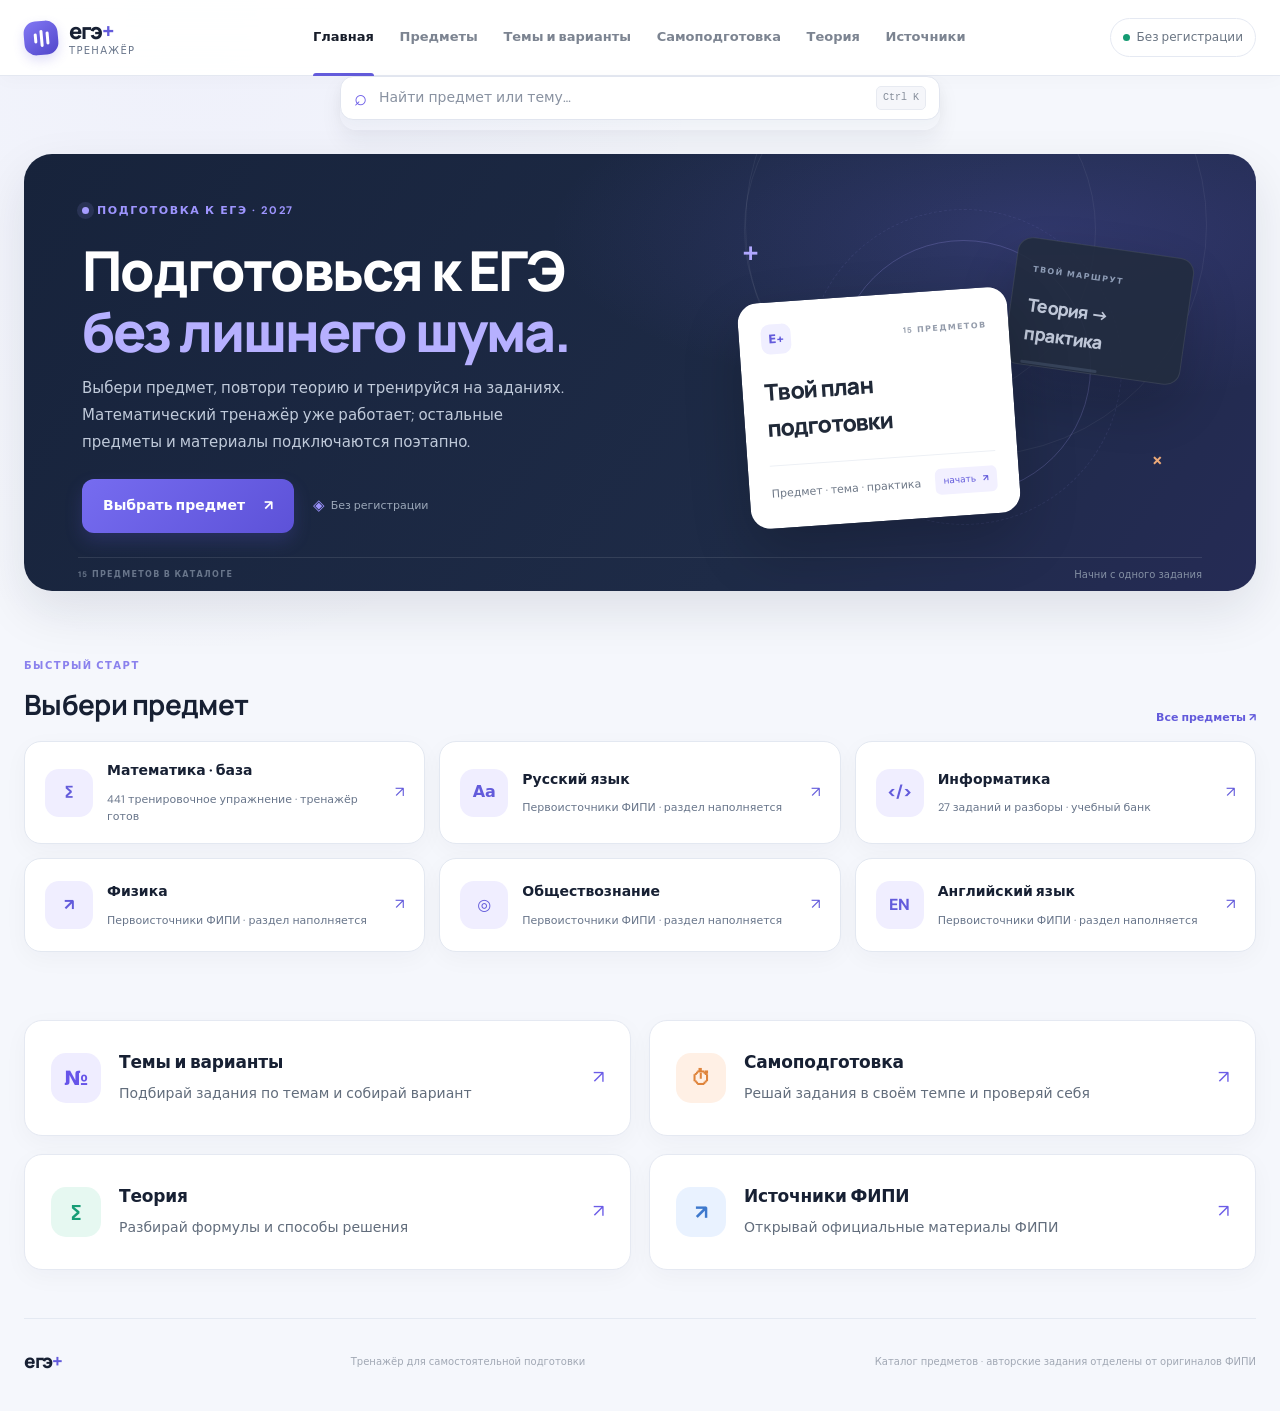
<file: index.html>
<!doctype html>
<html lang="ru">
<head>
<meta charset="utf-8"/>
<meta content="width=device-width, initial-scale=1" name="viewport"/>
<meta content="#111827" name="theme-color"/>
<meta content="ЕГЭ+ — платформа подготовки к 15 предметам ЕГЭ: отдельные темы, теория, самоподготовка и официальные материалы ФИПИ." name="description"/>
<title>ЕГЭ+ — подготовка к разным предметам ЕГЭ</title>
<link href="./favicon.svg" rel="icon" type="image/svg+xml"/>
<link href="./manifest.webmanifest" rel="manifest"/>
<link href="./styles.css?v=20261021-ui2" rel="stylesheet"/>
<script defer="" src="./multi-exam.js?v=20261021-audit7"></script>
<link href="./design-refresh.css?v=20261021-ui2" rel="stylesheet"/>
</head>
<body data-page="home">
<div class="app-shell">
<header class="topbar">
<a aria-label="Тренажёр ЕГЭ — главная" class="brand" href="./index.html">
<span aria-hidden="true" class="brand-mark"><span></span><span></span><span></span></span>
<span class="brand-copy"><strong>егэ<span>+</span></strong><small>тренажёр</small></span>
</a>
<nav aria-label="Основная навигация" class="topnav">
<a aria-current="page" class="nav-link active" data-nav-page="home" href="./index.html">Главная</a>
<a class="nav-link" data-nav-page="subjects" href="./subjects.html">Предметы</a>
<a class="nav-link" data-nav-page="topics" href="./topics.html">Темы и варианты</a>
<a class="nav-link" data-nav-page="study" href="./self-study.html">Самоподготовка</a>
<a class="nav-link" data-nav-page="theory" href="./theory.html">Теория</a>
<a class="nav-link" data-nav-page="official" href="./official.html">Источники</a>
</nav>
<div class="topbar-right"><span class="saved-status"><span class="status-dot"></span> Без регистрации</span></div>
</header>
<main>
<section class="hero" id="practice">
  <div class="hero-content">
    <div class="eyebrow"><span class="eyebrow-dot"></span> ПОДГОТОВКА К ЕГЭ · 2027</div>
    <h1>Подготовься к ЕГЭ<br/><span>без лишнего шума.</span></h1>
    <p class="hero-description">Выбери предмет, повтори теорию и тренируйся на заданиях. Математический тренажёр уже работает; остальные предметы и материалы подключаются поэтапно.</p>
    <div class="hero-actions">
      <a class="primary-button" href="./subjects.html">Выбрать предмет <span aria-hidden="true">↗</span></a>
      <span class="privacy-note"><span aria-hidden="true">◈</span> Без регистрации</span>
    </div>
  </div>
  <div aria-hidden="true" class="hero-visual">
    <div class="orbit orbit-one"></div><div class="orbit orbit-two"></div>
    <div class="math-card card-back"><span class="math-label">ТВОЙ МАРШРУТ</span><div class="equation small-equation">Теория → практика</div><span class="mini-line"></span></div>
    <div class="math-card card-front"><div class="card-topline"><span class="formula-icon">Е+</span><span class="tiny-tag">15 ПРЕДМЕТОВ</span></div><div class="equation">Твой план подготовки</div><div class="equation-rule"></div><div class="answer-row"><span>Предмет · тема · практика</span><span class="answer-chip">начать <b>↗</b></span></div></div>
    <div class="floating-mark mark-plus">+</div><div class="floating-mark mark-x">×</div><div class="floating-mark mark-equal">=</div>
  </div>
  <div class="hero-bottom-line"><span>15 ПРЕДМЕТОВ В КАТАЛОГЕ</span><span>Начни с одного задания</span></div>
</section>
<section aria-labelledby="home-subject-heading" class="home-subject-showcase" id="home-subject-showcase">
  <div class="section-heading"><div><span class="section-kicker">БЫСТРЫЙ СТАРТ</span><h2 id="home-subject-heading">Выбери предмет</h2></div><a class="multi-inline-link" href="./subjects.html">Все предметы ↗</a></div>
  <div class="subject-preview-grid" id="home-subject-preview-grid"><div class="loading-placeholder">Загружаем предметы…</div></div>
</section>
<section aria-label="Другие разделы" class="home-route-grid">
  <a class="home-route-card" href="./topics.html"><span class="home-route-icon purple">№</span><span class="home-route-copy"><strong>Темы и варианты</strong><small>Подбирай задания по темам и собирай вариант</small></span><span class="home-route-arrow">↗</span></a>
  <a class="home-route-card" href="./self-study.html"><span class="home-route-icon orange">⏱</span><span class="home-route-copy"><strong>Самоподготовка</strong><small>Решай задания в своём темпе и проверяй себя</small></span><span class="home-route-arrow">↗</span></a>
  <a class="home-route-card" href="./theory.html"><span class="home-route-icon green">∑</span><span class="home-route-copy"><strong>Теория</strong><small>Разбирай формулы и способы решения</small></span><span class="home-route-arrow">↗</span></a>
  <a class="home-route-card" href="./official.html"><span class="home-route-icon blue">↗</span><span class="home-route-copy"><strong>Источники ФИПИ</strong><small>Открывай официальные материалы ФИПИ</small></span><span class="home-route-arrow">↗</span></a>
</section>
</main>
<footer class="footer"><a class="footer-brand" href="./index.html">егэ<span>+</span></a><span>Тренажёр для самостоятельной подготовки</span><span class="footer-disclaimer">Каталог предметов · авторские задания отделены от оригиналов ФИПИ</span></footer>
</div>

</body>
</html>
</file>
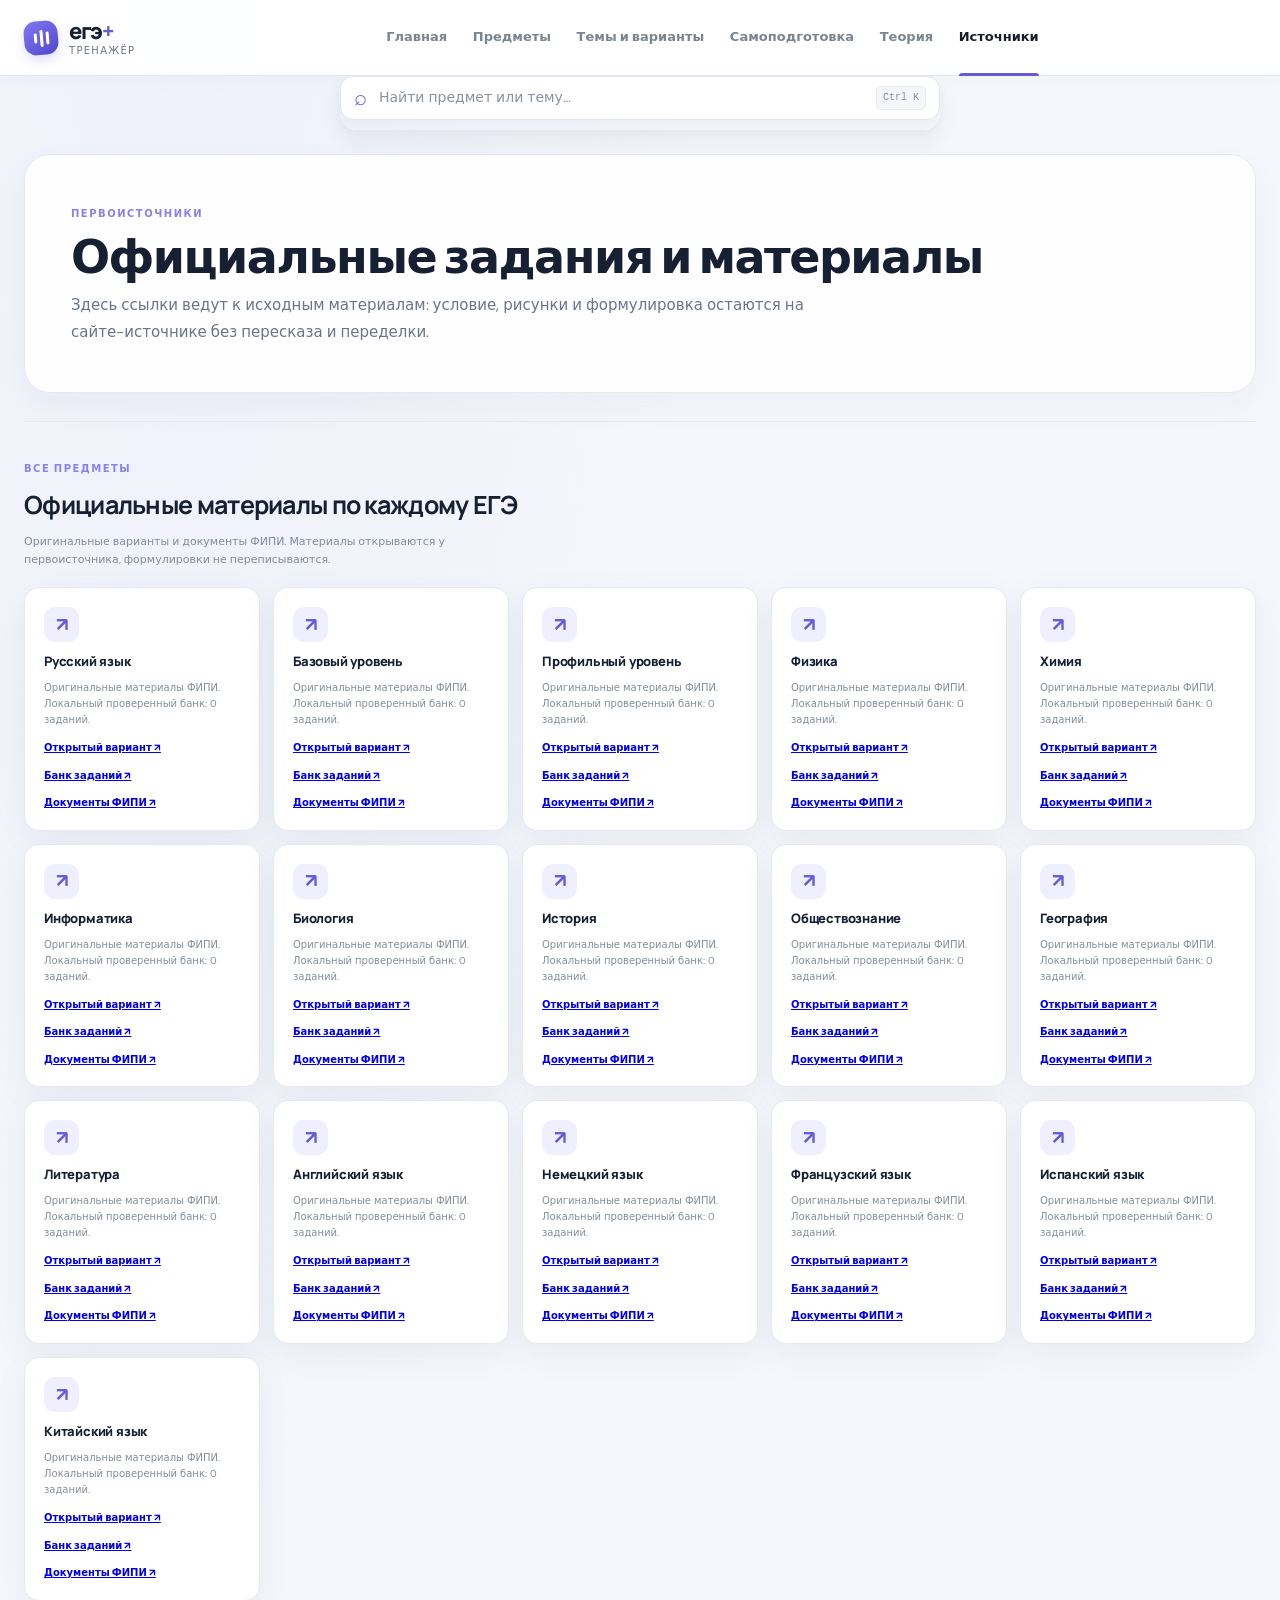
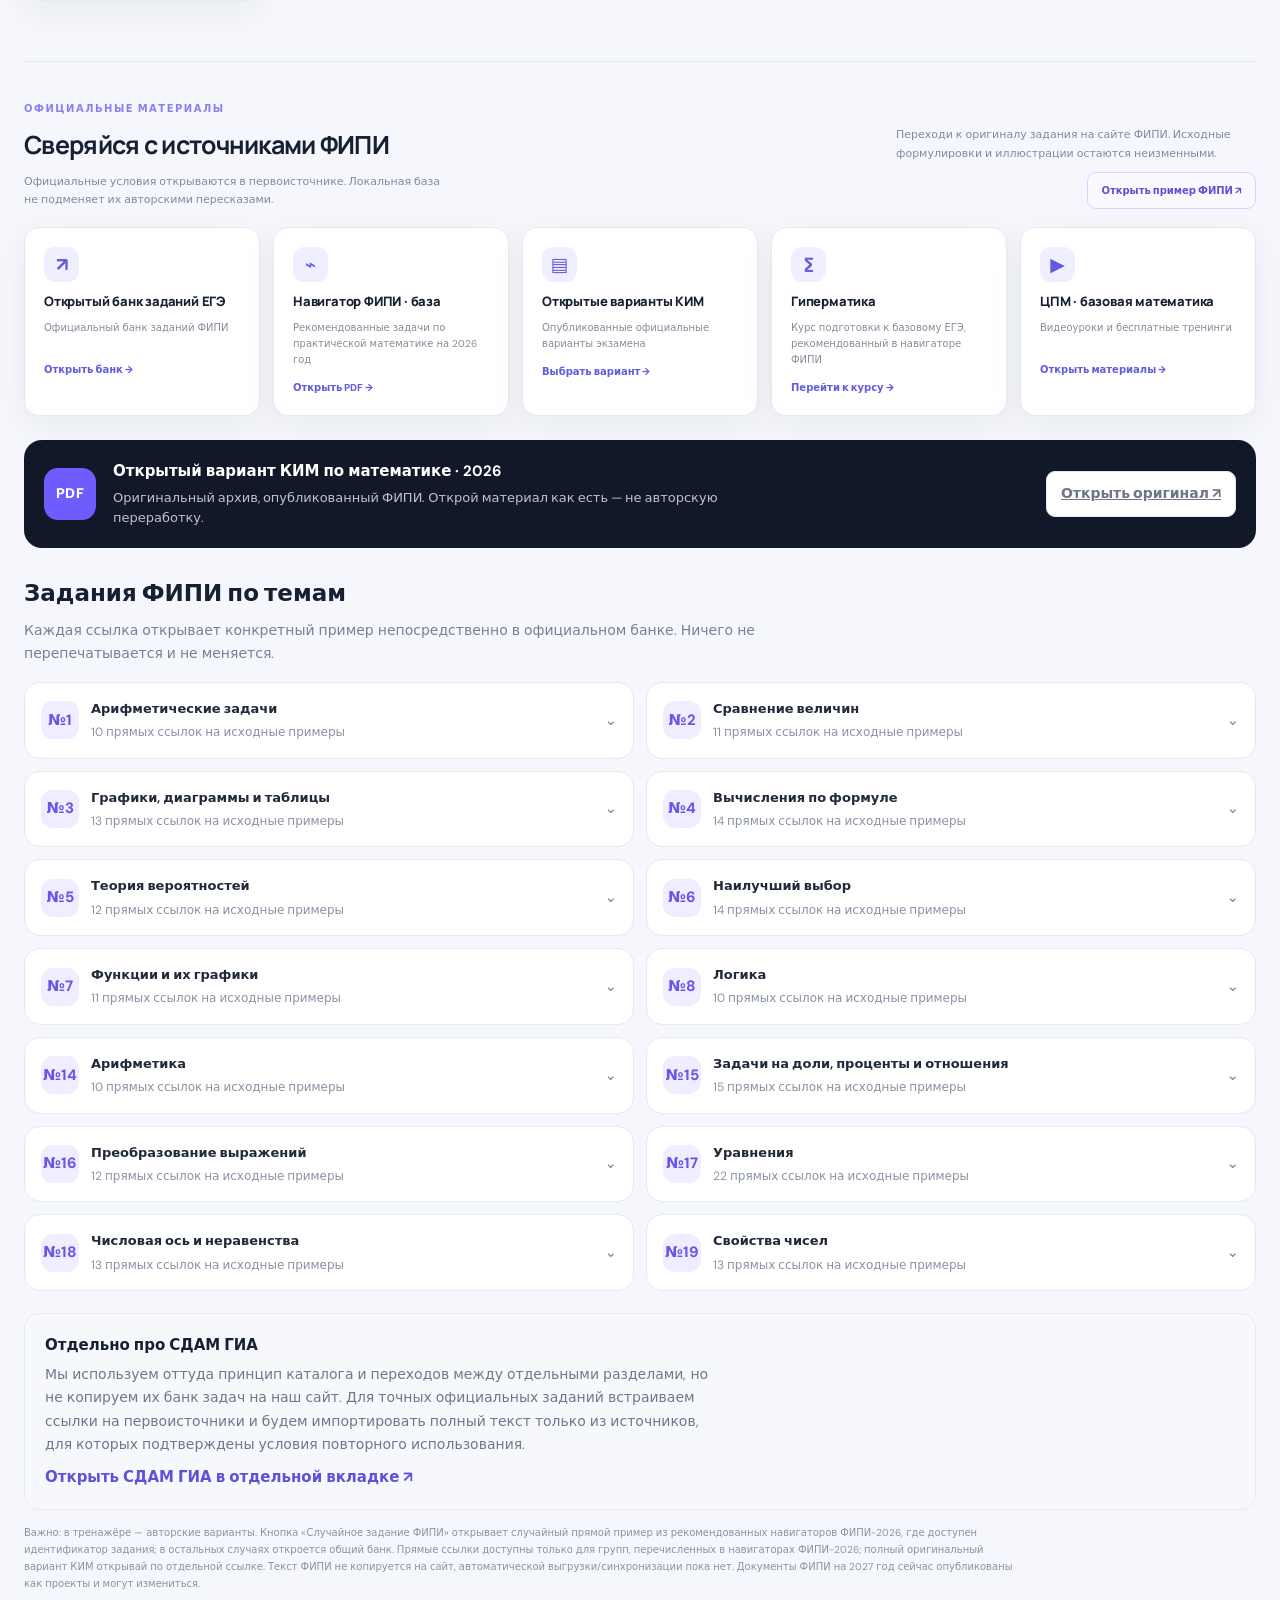
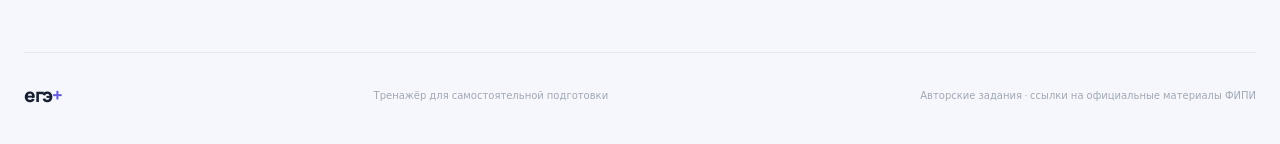
<file: official.html>
<!doctype html>
<html lang="ru">
<head>
<meta charset="utf-8"/>
<meta content="width=device-width, initial-scale=1" name="viewport"/>
<meta content="#111827" name="theme-color"/>
<meta content="Оригинальные задания, навигаторы, открытые варианты КИМ и другие источники ФИПИ для базового ЕГЭ по математике." name="description"/>
<title>Официальные материалы ФИПИ — ЕГЭ+</title>
<link href="./favicon.svg" rel="icon" type="image/svg+xml"/>
<link href="./manifest.webmanifest" rel="manifest"/>
<link href="./styles.css?v=20261021-ui2" rel="stylesheet"/>
<script defer="" src="./multi-exam.js?v=20261021-audit7"></script>
<script defer="" src="./app.js?v=20261021-audit8"></script>
<link href="./design-refresh.css?v=20261021-ui2" rel="stylesheet"/>
</head>
<body data-page="official">
<div class="app-shell">
<header class="topbar">
<a aria-label="Тренажёр ЕГЭ — главная" class="brand" href="./index.html">
<span aria-hidden="true" class="brand-mark"><span></span><span></span><span></span></span>
<span class="brand-copy"><strong>егэ<span>+</span></strong><small>тренажёр</small></span>
</a>
<nav aria-label="Основная навигация" class="topnav">
<a class="nav-link" data-nav-page="home" href="./index.html">Главная</a>
<a class="nav-link" data-nav-page="subjects" href="./subjects.html">Предметы</a>
<a class="nav-link" data-nav-page="topics" href="./topics.html">Темы и варианты</a>
<a class="nav-link" data-nav-page="study" href="./self-study.html">Самоподготовка</a>
<a class="nav-link" data-nav-page="theory" href="./theory.html">Теория</a>
<a aria-current="page" class="nav-link active" data-nav-page="official" href="./official.html">Источники</a>
</nav>
<div class="topbar-right">
<span class="saved-status"><span class="status-dot"></span> Прогресс сохранён</span>
<button aria-label="Сбросить прогресс" class="icon-button" id="reset-progress" title="Сбросить прогресс" type="button">↺</button>
</div>
</header>
<main><section class="multi-subject-page-content" id="multi-subject-page-content" hidden></section><section aria-labelledby="route-official-title" class="route-intro route-intro-official">
<div><span class="section-kicker">ПЕРВОИСТОЧНИКИ</span><h1 id="route-official-title">Официальные задания и материалы</h1><p>Здесь ссылки ведут к исходным материалам: условие, рисунки и формулировка остаются на сайте-источнике без пересказа и переделки.</p></div>
</section>
<section aria-labelledby="official-subject-catalog-heading" class="resources-section" id="official-subject-catalog">
<div class="resources-heading"><div><span class="section-kicker">ВСЕ ПРЕДМЕТЫ</span><h2 id="official-subject-catalog-heading">Официальные материалы по каждому ЕГЭ</h2><p>Оригинальные варианты и документы ФИПИ. Материалы открываются у первоисточника, формулировки не переписываются.</p></div></div>
<div class="resource-grid" id="official-subject-grid"><div class="loading-placeholder">Загружаем официальные источники по предметам…</div></div>
</section>
<section aria-labelledby="sources-heading" class="resources-section" id="sources">
<div class="resources-heading"><div><span class="section-kicker">ОФИЦИАЛЬНЫЕ МАТЕРИАЛЫ</span><h2 id="sources-heading">Сверяйся с источниками ФИПИ</h2><p>Официальные условия открываются в первоисточнике. Локальная база не подменяет их авторскими пересказами.</p></div><div class="resources-heading-actions"><p>Переходи к оригиналу задания на сайте ФИПИ. Исходные формулировки и иллюстрации остаются неизменными.</p><button class="secondary-button fipi-button" id="random-fipi-task-button" type="button">Открыть пример ФИПИ ↗</button></div></div>
<div class="resource-grid">
<a class="resource-card" href="https://ege.fipi.ru/bank/" rel="noopener noreferrer" target="_blank"><span class="resource-icon">↗</span><span class="resource-card-title">Открытый банк заданий ЕГЭ</span><span class="resource-card-copy">Официальный банк заданий ФИПИ</span><span class="resource-link">Открыть банк →</span></a>
<a class="resource-card" href="https://doc.fipi.ru/navigator-podgotovki/navigator-ege/2026/Mat_baz_2_praktik.pdf" rel="noopener noreferrer" target="_blank"><span class="resource-icon">⌁</span><span class="resource-card-title">Навигатор ФИПИ · база</span><span class="resource-card-copy">Рекомендованные задачи по практической математике на 2026 год</span><span class="resource-link">Открыть PDF →</span></a>
<a class="resource-card" href="https://fipi.ru/ege/otkrytyy-bank-zadaniy-ege/otkrytyye-varianty-kim-ege" rel="noopener noreferrer" target="_blank"><span class="resource-icon">▤</span><span class="resource-card-title">Открытые варианты КИМ</span><span class="resource-card-copy">Опубликованные официальные варианты экзамена</span><span class="resource-link">Выбрать вариант →</span></a>
<a class="resource-card" href="https://7.math.ru/course/15/" rel="noopener noreferrer" target="_blank"><span class="resource-icon">∑</span><span class="resource-card-title">Гиперматика</span><span class="resource-card-copy">Курс подготовки к базовому ЕГЭ, рекомендованный в навигаторе ФИПИ</span><span class="resource-link">Перейти к курсу →</span></a>
<a class="resource-card" href="https://цпм.рф/материалы/математика-базовая/" rel="noopener noreferrer" target="_blank"><span class="resource-icon">▶</span><span class="resource-card-title">ЦПМ · базовая математика</span><span class="resource-card-copy">Видеоуроки и бесплатные тренинги</span><span class="resource-link">Открыть материалы →</span></a>
</div>
<article class="official-original-variant">
<div class="official-original-icon">PDF</div><div class="official-original-copy"><strong>Открытый вариант КИМ по математике · 2026</strong><p>Оригинальный архив, опубликованный ФИПИ. Открой материал как есть — не авторскую переработку.</p></div>
<a class="secondary-button" href="https://doc.fipi.ru/ege/otkrytyy-bank-zadaniy-ege/otkrytyye-varianty-kim-ege/2026/Mat_1_ege2026.zip" rel="noopener noreferrer" target="_blank">Открыть оригинал ↗</a>
</article>
<div class="official-task-directory"><div class="official-task-directory-heading"><h3>Задания ФИПИ по темам</h3><p>Каждая ссылка открывает конкретный пример непосредственно в официальном банке. Ничего не перепечатывается и не меняется.</p></div><div class="official-task-links" id="official-task-links"><div class="loading-placeholder">Загружаем ссылки на официальные задания…</div></div></div>
<div class="official-source-footer"><strong>Отдельно про СДАМ ГИА</strong><p>Мы используем оттуда принцип каталога и переходов между отдельными разделами, но не копируем их банк задач на наш сайт. Для точных официальных заданий встраиваем ссылки на первоисточники и будем импортировать полный текст только из источников, для которых подтверждены условия повторного использования.</p><a href="https://ege.sdamgia.ru/" rel="noopener noreferrer" target="_blank">Открыть СДАМ ГИА в отдельной вкладке ↗</a></div>
<p class="resource-disclaimer">Важно: в тренажёре — авторские варианты. Кнопка «Случайное задание ФИПИ» открывает случайный прямой пример из рекомендованных навигаторов ФИПИ-2026, где доступен идентификатор задания; в остальных случаях откроется общий банк. Прямые ссылки доступны только для групп, перечисленных в навигаторах ФИПИ-2026; полный оригинальный вариант КИМ открывай по отдельной ссылке. Текст ФИПИ не копируется на сайт, автоматической выгрузки/синхронизации пока нет. Документы ФИПИ на 2027 год сейчас опубликованы как проекты и могут измениться.</p>
</section>
</main>
<footer class="footer"><a class="footer-brand" href="./index.html">егэ<span>+</span></a><span>Тренажёр для самостоятельной подготовки</span><span class="footer-disclaimer">Авторские задания · ссылки на официальные материалы ФИПИ</span></footer>
</div>
<div aria-live="polite" class="toast" id="toast" role="status"></div>
<dialog class="confirm-dialog" id="reset-dialog"><form method="dialog"><div class="dialog-icon">↺</div><h2>Сбросить прогресс?</h2><p>Все сохранённые отметки о решённых заданиях будут удалены из этого браузера.</p><div class="dialog-actions"><button class="secondary-button" value="cancel">Оставить</button><button class="danger-button" id="confirm-reset" value="confirm">Сбросить</button></div></form></dialog>
<dialog aria-labelledby="exam-result-heading" class="confirm-dialog exam-result-dialog" id="exam-result-dialog"><div id="exam-result-content"></div></dialog>
</body>
</html>
</file>
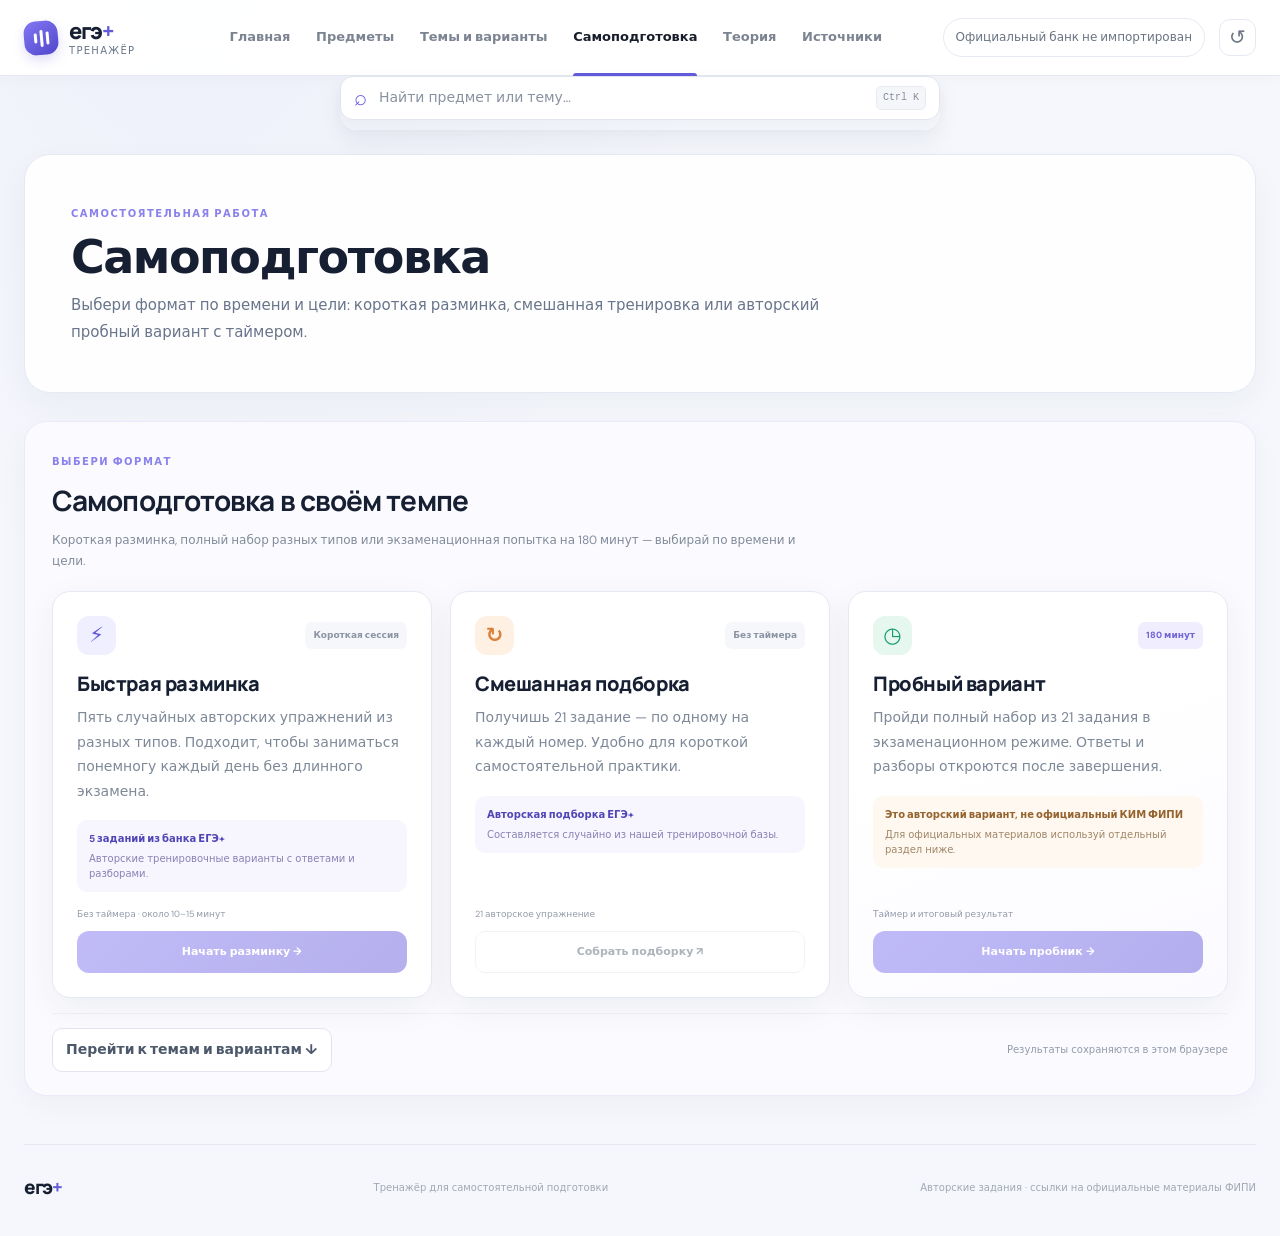
<file: self-study.html>
<!doctype html>
<html lang="ru">
<head>
<meta charset="utf-8"/>
<meta content="width=device-width, initial-scale=1" name="viewport"/>
<meta content="#111827" name="theme-color"/>
<meta content="Самостоятельная подготовка к базовому ЕГЭ по математике: разминка, смешанная тренировка и авторский пробный вариант с таймером." name="description"/>
<title>Самоподготовка — ЕГЭ+</title>
<link href="./favicon.svg" rel="icon" type="image/svg+xml"/>
<link href="./manifest.webmanifest" rel="manifest"/>
<link href="./styles.css?v=20261021-ui2" rel="stylesheet"/>
<script defer="" src="./multi-exam.js?v=20261021-audit7"></script>
<script defer="" src="./app.js?v=20261021-audit8"></script>
<script defer="" src="./progress-dashboard.js?v=20261021-audit5"></script>
<link href="./design-refresh.css?v=20261021-ui2" rel="stylesheet"/>
</head>
<body data-page="study">
<div class="app-shell">
<header class="topbar">
<a aria-label="Тренажёр ЕГЭ — главная" class="brand" href="./index.html">
<span aria-hidden="true" class="brand-mark"><span></span><span></span><span></span></span>
<span class="brand-copy"><strong>егэ<span>+</span></strong><small>тренажёр</small></span>
</a>
<nav aria-label="Основная навигация" class="topnav">
<a class="nav-link" data-nav-page="home" href="./index.html">Главная</a>
<a class="nav-link" data-nav-page="subjects" href="./subjects.html">Предметы</a>
<a class="nav-link" data-nav-page="topics" href="./topics.html">Темы и варианты</a>
<a aria-current="page" class="nav-link active" data-nav-page="study" href="./self-study.html">Самоподготовка</a>
<a class="nav-link" data-nav-page="theory" href="./theory.html">Теория</a>
<a class="nav-link" data-nav-page="official" href="./official.html">Источники</a>
</nav>
<div class="topbar-right">
<span class="saved-status"><span class="status-dot"></span> Прогресс сохранён</span>
<button aria-label="Сбросить прогресс" class="icon-button" id="reset-progress" title="Сбросить прогресс" type="button">↺</button>
</div>
</header>
<main><section class="multi-subject-page-content" id="multi-subject-page-content" hidden></section><section aria-labelledby="route-study-title" class="route-intro route-intro-study">
<div><span class="section-kicker">САМОСТОЯТЕЛЬНАЯ РАБОТА</span><h1 id="route-study-title">Самоподготовка</h1><p>Выбери формат по времени и цели: короткая разминка, смешанная тренировка или авторский пробный вариант с таймером.</p></div>
</section>
<section class="resume-panel" id="resume-panel" aria-live="polite" hidden><div class="resume-panel-icon">↗</div><div class="resume-panel-copy"><strong id="resume-title">Продолжить подготовку</strong><span id="resume-description">Твой прогресс сохранён в этом браузере.</span></div><a class="secondary-button" href="#topic-workspace" id="resume-link">Продолжить →</a></section>
<section aria-label="Статистика тренировки" class="stats-grid">
<article class="stat-card"><div class="stat-icon icon-purple">▦</div><div><div class="stat-number" id="stat-total">441</div><div class="stat-label" id="stat-total-label">авторских упражнений</div></div><span class="stat-note">БАЗА</span></article>
<article class="stat-card"><div class="stat-icon icon-green">✓</div><div><div class="stat-number" id="stat-done">0</div><div class="stat-label" id="stat-done-label">решено верно</div></div><span class="stat-note positive" id="stat-percent">0%</span></article>
<article class="stat-card progress-stat"><div class="stat-icon icon-orange">↗</div><div class="progress-copy"><div class="progress-title"><span>Твой прогресс</span><strong id="progress-fraction">0 / 21</strong></div><div class="progress-track"><span id="progress-bar"></span></div><div class="progress-subtitle">Каждое задание приближает к цели</div></div></article>
</section>
<section aria-labelledby="modes-heading" class="practice-controls" id="self-study">
<div class="practice-control-copy">
<span class="section-kicker">ВЫБЕРИ ФОРМАТ</span>
<h2 id="modes-heading">Самоподготовка в своём темпе</h2>
<p class="mode-active-description" id="mode-description">Короткая разминка, полный набор разных типов или экзаменационная попытка на 180 минут — выбирай по времени и цели.</p>
</div>
<div class="mode-card-grid">
<article class="mode-card warmup-mode-card">
<div class="mode-card-top"><span class="mode-icon mode-icon-purple">⚡</span><span class="mode-pill">Короткая сессия</span></div>
<h3>Быстрая разминка</h3>
<p>Пять случайных авторских упражнений из разных типов. Подходит, чтобы заниматься понемногу каждый день без длинного экзамена.</p>
<div class="mode-card-note"><strong>5 заданий из банка ЕГЭ+</strong><span>Авторские тренировочные варианты с ответами и разборами.</span></div>
<div class="mode-card-foot"><span>Без таймера · около 10–15 минут</span><button class="primary-button" id="start-warmup-button" type="button">Начать разминку →</button></div>
</article>
<article class="mode-card mixed-mode-card">
<div class="mode-card-top"><span class="mode-icon mode-icon-orange">↻</span><span class="mode-pill">Без таймера</span></div>
<h3>Смешанная подборка</h3>
<p>Получишь 21 задание — по одному на каждый номер. Удобно для короткой самостоятельной практики.</p>
<div class="mode-card-note"><strong>Авторская подборка ЕГЭ+</strong><span>Составляется случайно из нашей тренировочной базы.</span></div>
<div class="mode-card-foot"><span>21 авторское упражнение</span><button class="secondary-button" id="random-set-button" type="button">Собрать подборку ↗</button></div>
</article>
<article class="mode-card exam-mode-card">
<div class="mode-card-top"><span class="mode-icon mode-icon-green">◷</span><span class="mode-pill">180 минут</span></div>
<h3>Пробный вариант</h3>
<p>Пройди полный набор из 21 задания в экзаменационном режиме. Ответы и разборы откроются после завершения.</p>
<div class="mode-card-note mode-card-note-warn"><strong>Это авторский вариант, не официальный КИМ ФИПИ</strong><span>Для официальных материалов используй отдельный раздел ниже.</span></div>
<div class="mode-card-foot"><span>Таймер и итоговый результат</span><button class="primary-button" id="start-exam-button" type="button">Начать пробник →</button></div>
</article>
</div>
<div class="mode-footer-actions">
<a class="secondary-button mode-link-button" href="./topics.html">Перейти к темам и вариантам ↓</a>
<span class="mode-footer-note">Результаты сохраняются в этом браузере</span>
</div>
<div aria-live="polite" class="exam-status" hidden="" id="exam-status">
<div class="exam-status-heading"><span class="exam-live-dot"></span><strong>Авторский пробный вариант идёт</strong><span class="exam-progress" id="exam-progress">0 / 21 ответов</span></div>
<div class="exam-status-bottom"><div class="exam-timer-wrap"><span class="exam-timer-label">ОСТАЛОСЬ ВРЕМЕНИ</span><strong class="exam-timer" id="exam-timer">03:00:00</strong></div><div class="exam-timer-track"><span id="exam-timer-track"></span></div><button class="danger-button" id="finish-exam-button" type="button">Завершить вариант</button></div>
<p>Ответы сохраняются автоматически. Проверка и разбор будут доступны после завершения.</p>
</div>
</section>
<section aria-labelledby="topic-workspace-heading" class="workspace" id="topic-workspace">
<div class="workspace-section-heading"><div><span class="section-kicker">АВТОРСКИЕ УПРАЖНЕНИЯ ЕГЭ+</span><h2 id="topic-workspace-heading">Решай и разбирай</h2></div><p>Выбери упражнение слева, введи краткий ответ и открой разбор после попытки. Официальные задания открываются в первоисточнике.</p></div>
<aside class="task-sidebar">
<div class="sidebar-heading"><div><span class="section-kicker">ТВОЙ МАРШРУТ</span><h2>Задания</h2></div><span class="task-count" id="list-count">21</span></div>
<div aria-label="Выбор уровня" class="subject-tabs" role="group">
<button aria-pressed="true" class="subject-tab selected" type="button">База</button>
<a class="subject-tab subject-tab-link" href="./subject.html?subject=math_profile" title="Посмотреть статус профильной математики">Профиль <span class="soon-label">2 шаблона</span></a>
</div>
<label class="search-box"><span aria-hidden="true">⌕</span><input aria-label="Найти задание" id="task-search" placeholder="Найти задание..." type="search"/></label>
<div class="filter-row"><label for="type-filter">ТЕМА</label><select id="type-filter"><option value="all">Все темы</option></select></div>
<div aria-label="Список заданий" class="task-list" id="task-list"><div class="loading-placeholder">Загружаю задания…</div></div>
<div class="sidebar-foot"><span class="sidebar-check">✓</span><span>Твои ответы никуда не отправляются</span></div>
</aside>
<section aria-live="polite" class="practice-panel">
<div class="task-content" id="task-content">
<div class="loading-state"><div class="loader"></div><p>Загружаем тренировку</p></div>
</div>
</section>
</section>
</main>
<footer class="footer"><a class="footer-brand" href="./index.html">егэ<span>+</span></a><span>Тренажёр для самостоятельной подготовки</span><span class="footer-disclaimer">Авторские задания · ссылки на официальные материалы ФИПИ</span></footer>
</div>
<div aria-live="polite" class="toast" id="toast" role="status"></div>
<dialog class="confirm-dialog" id="reset-dialog"><form method="dialog"><div class="dialog-icon">↺</div><h2>Сбросить прогресс?</h2><p>Все сохранённые отметки о решённых заданиях будут удалены из этого браузера.</p><div class="dialog-actions"><button class="secondary-button" value="cancel">Оставить</button><button class="danger-button" id="confirm-reset" value="confirm">Сбросить</button></div></form></dialog>
<dialog aria-labelledby="exam-result-heading" class="confirm-dialog exam-result-dialog" id="exam-result-dialog"><div id="exam-result-content"></div></dialog>
<dialog class="image-lightbox" id="image-lightbox" aria-label="Увеличенное изображение задания">
  <div class="lightbox-toolbar"><span class="lightbox-title">Изображение задания</span><div class="lightbox-controls"><button type="button" data-lightbox-zoom="out" aria-label="Уменьшить изображение">−</button><strong id="lightbox-zoom-value">100%</strong><button type="button" data-lightbox-zoom="in" aria-label="Увеличить изображение">+</button><button type="button" data-lightbox-zoom="reset">По размеру</button><button type="button" data-lightbox-close aria-label="Закрыть изображение">×</button></div></div>
  <div class="lightbox-stage" id="lightbox-stage"><img id="lightbox-image" alt=""/></div><p class="lightbox-caption" id="lightbox-caption"></p>
</dialog>
</body>
</html>
</file>
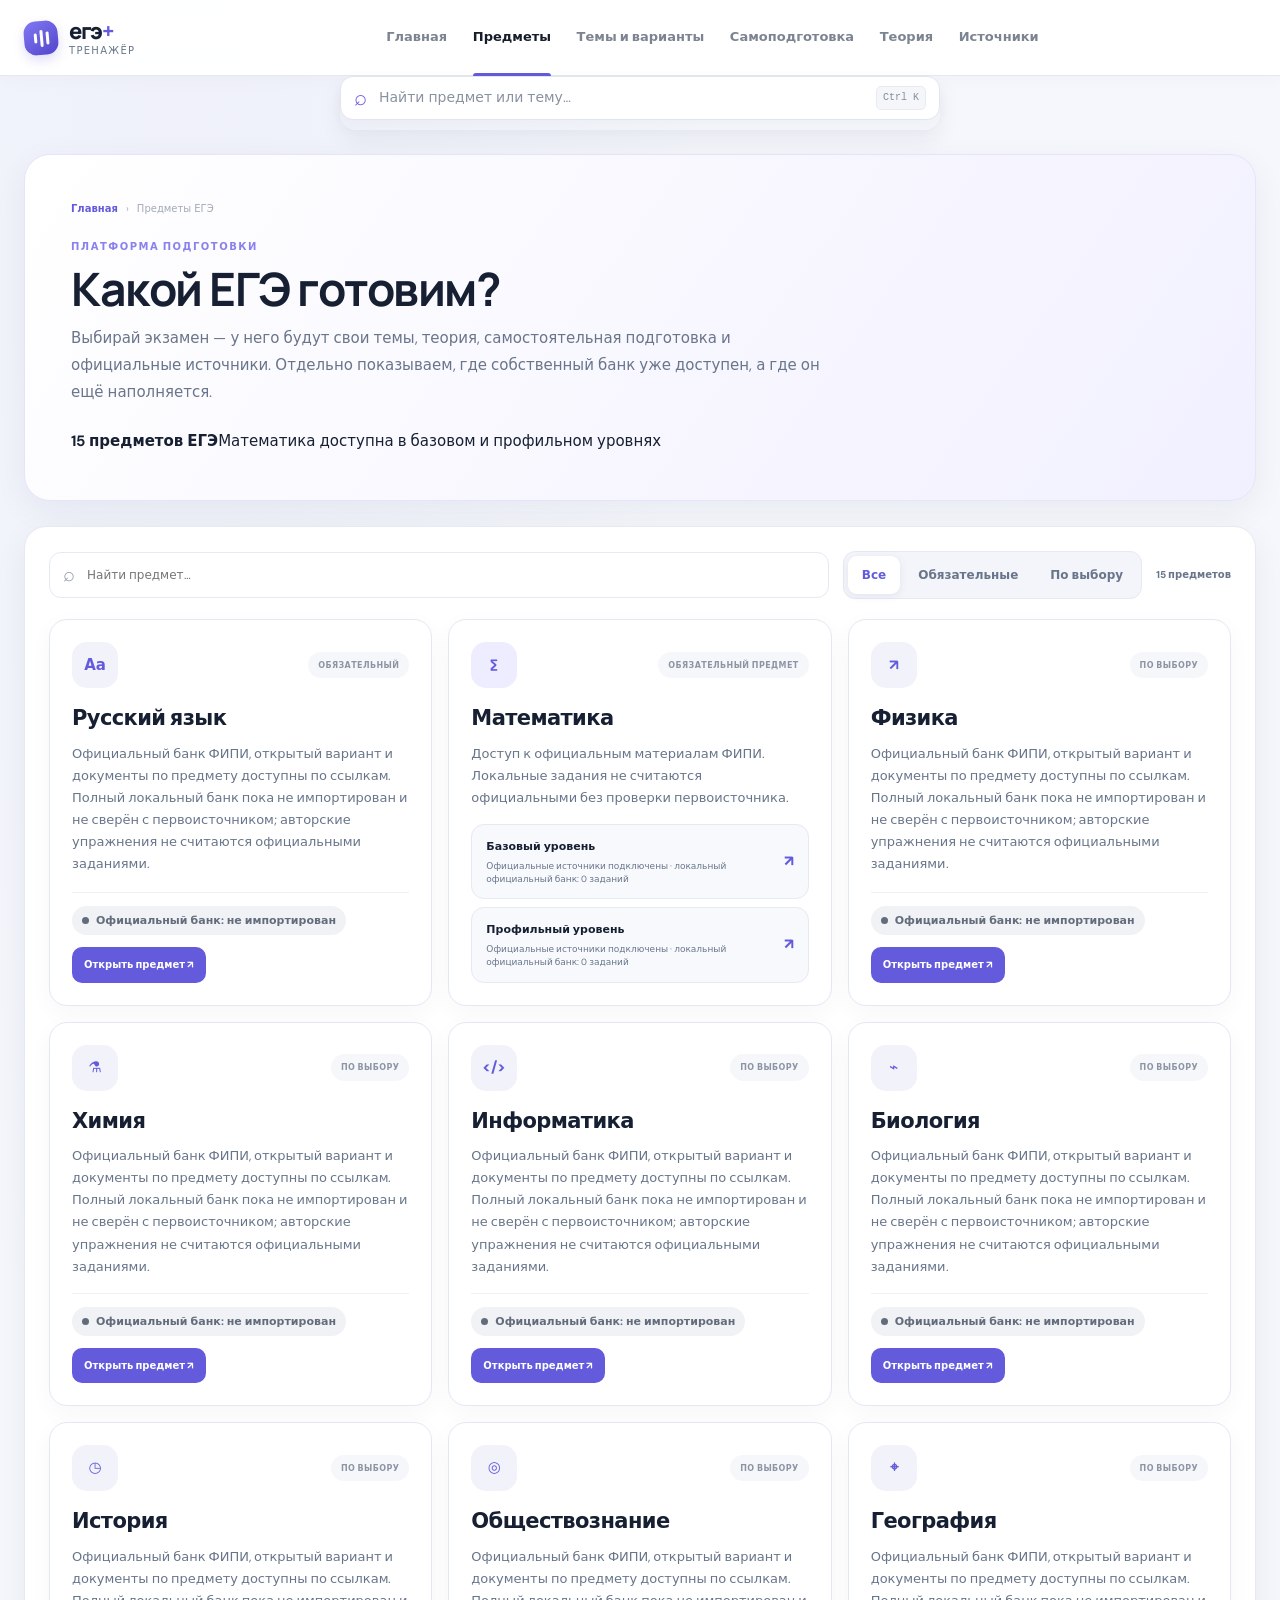
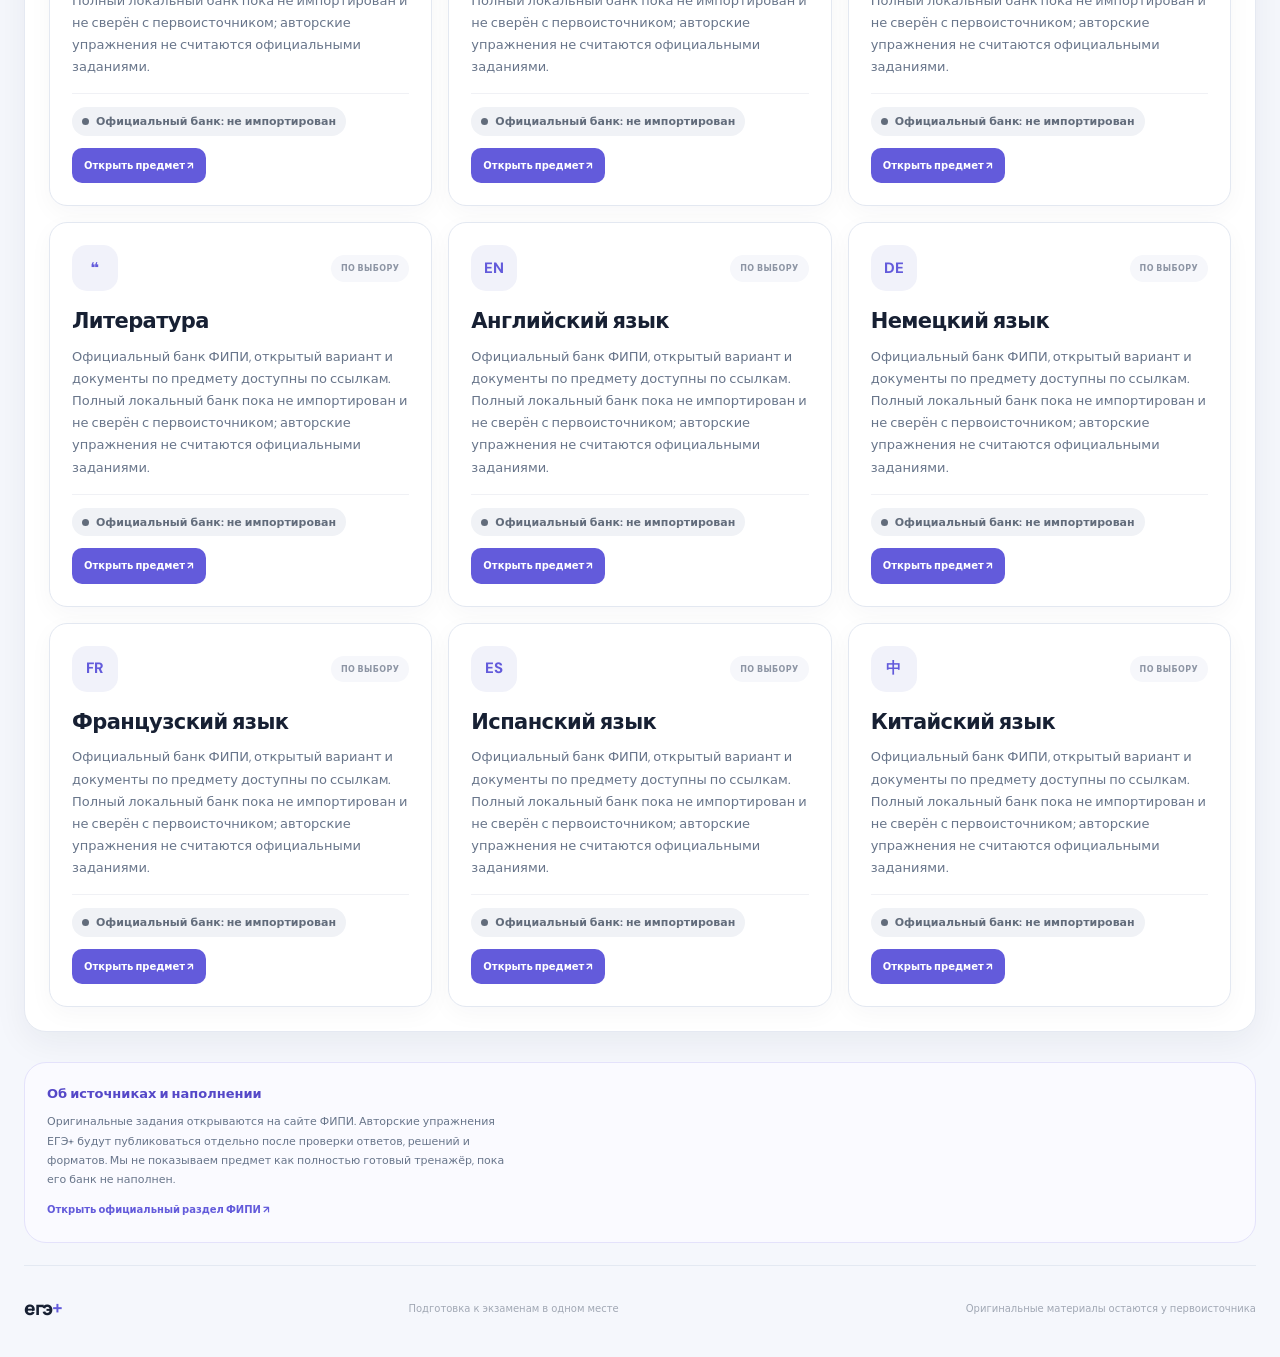
<file: subjects.html>
<!doctype html>
<html lang="ru">
<head>
<meta charset="utf-8"/>
<meta name="viewport" content="width=device-width, initial-scale=1"/>
<meta name="theme-color" content="#111827"/>
<meta name="description" content="Выбери предмет ЕГЭ: математика, русский язык, физика, информатика и другие экзамены."/>
<title>Предметы ЕГЭ — ЕГЭ+</title>
<link href="./favicon.svg" rel="icon" type="image/svg+xml"/>
<link href="./manifest.webmanifest" rel="manifest"/>
<link href="./styles.css?v=20261021-ui2" rel="stylesheet"/>
<script defer src="./multi-exam.js?v=20261021-audit7"></script>
<link href="./design-refresh.css?v=20261021-ui2" rel="stylesheet"/>
</head>
<body data-page="subjects">
<div class="app-shell">
<header class="topbar">
<a aria-label="ЕГЭ+ — главная" class="brand" href="./index.html"><span aria-hidden="true" class="brand-mark"><span></span><span></span><span></span></span><span class="brand-copy"><strong>егэ<span>+</span></strong><small>тренажёр</small></span></a>
<nav aria-label="Основная навигация" class="topnav">
<a class="nav-link" data-nav-page="home" href="./index.html">Главная</a>
<a aria-current="page" class="nav-link active" data-nav-page="subjects" href="./subjects.html">Предметы</a>
<a class="nav-link" data-nav-page="topics" href="./topics.html">Темы и варианты</a>
<a class="nav-link" data-nav-page="study" href="./self-study.html">Самоподготовка</a>
<a class="nav-link" data-nav-page="theory" href="./theory.html">Теория</a>
<a class="nav-link" data-nav-page="official" href="./official.html">Источники</a>
</nav>
<div class="topbar-right"><span class="saved-status"><span class="status-dot"></span> Выбор предмета</span></div>
</header>
<main>
<section class="multi-hero catalog-hero"><div class="multi-breadcrumb"><a href="./index.html">Главная</a><span>›</span><span>Предметы ЕГЭ</span></div><span class="section-kicker">ПЛАТФОРМА ПОДГОТОВКИ</span><h1>Какой ЕГЭ готовим?</h1><p>Выбирай экзамен — у него будут свои темы, теория, самостоятельная подготовка и официальные источники. Отдельно показываем, где собственный банк уже доступен, а где он ещё наполняется.</p><div class="catalog-summary"><strong>15 предметов ЕГЭ</strong><span>Математика доступна в базовом и профильном уровнях</span></div></section>
<section class="subjects-browser-section" aria-label="Каталог предметов">
<div class="subjects-browser-toolbar"><label class="subjects-search"><span aria-hidden="true">⌕</span><input type="search" id="subjects-search" placeholder="Найти предмет…" aria-label="Найти предмет"/></label><div class="subject-filter-group" role="group" aria-label="Фильтр предметов"><button class="selected" type="button" data-subject-filter="all" aria-pressed="true">Все</button><button type="button" data-subject-filter="mandatory" aria-pressed="false">Обязательные</button><button type="button" data-subject-filter="elective" aria-pressed="false">По выбору</button></div><span id="subjects-result-count" class="subjects-result-count">15 предметов</span></div>
<div class="subjects-grid" id="subjects-catalog"><div class="loading-placeholder">Загружаем предметы…</div></div>
</section>
<section class="multi-notice notice-planned catalog-footnote"><strong>Об источниках и наполнении</strong><p>Оригинальные задания открываются на сайте ФИПИ. Авторские упражнения ЕГЭ+ будут публиковаться отдельно после проверки ответов, решений и форматов. Мы не показываем предмет как полностью готовый тренажёр, пока его банк не наполнен.</p><a href="./official.html">Открыть официальный раздел ФИПИ ↗</a></section>
</main>
<footer class="footer"><a class="footer-brand" href="./index.html">егэ<span>+</span></a><span>Подготовка к экзаменам в одном месте</span><span class="footer-disclaimer">Оригинальные материалы остаются у первоисточника</span></footer>
</div>
</body>
</html>
</file>
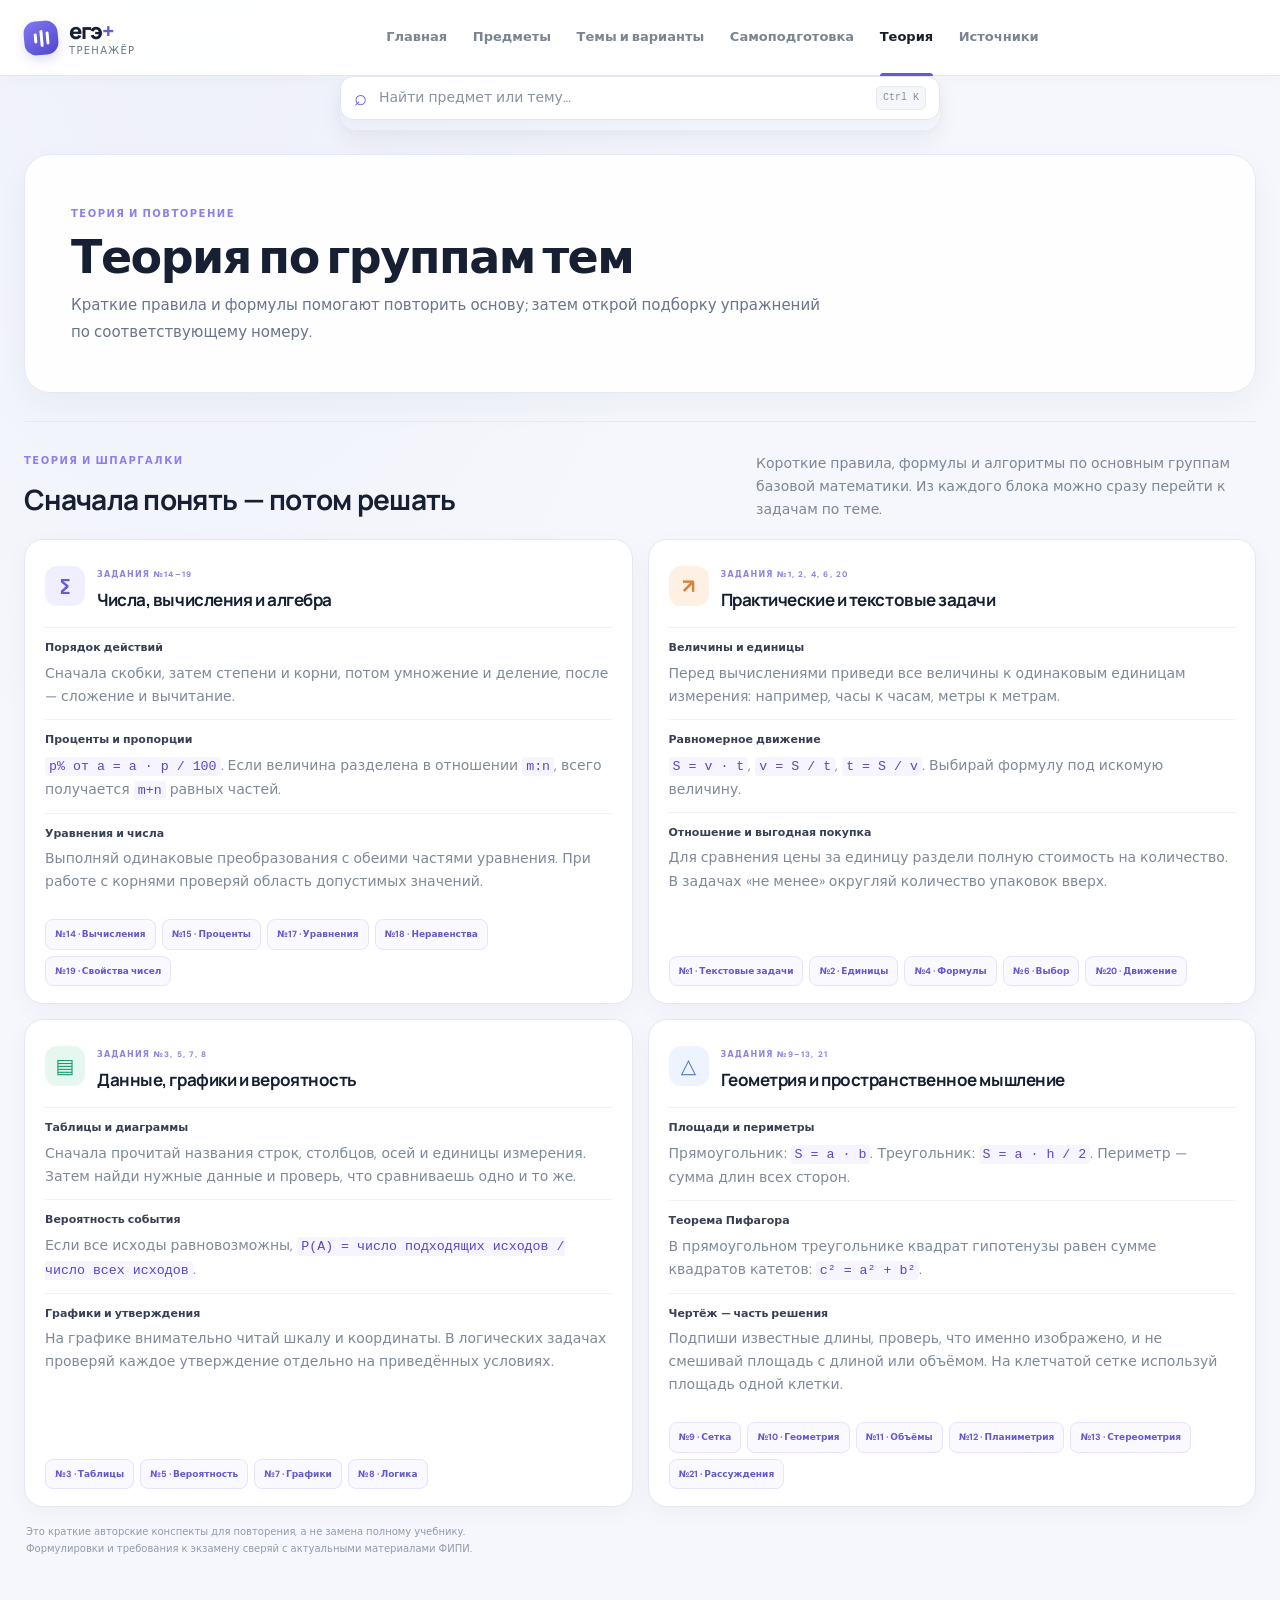
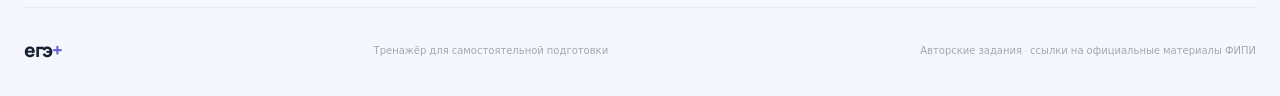
<file: theory.html>
<!doctype html>
<html lang="ru">
<head>
<meta charset="utf-8"/>
<meta content="width=device-width, initial-scale=1" name="viewport"/>
<meta content="#111827" name="theme-color"/>
<meta content="Краткая теория и формулы для подготовки к базовому ЕГЭ по математике, сгруппированные по темам." name="description"/>
<title>Теория по базовой математике — ЕГЭ+</title>
<link href="./favicon.svg" rel="icon" type="image/svg+xml"/>
<link href="./manifest.webmanifest" rel="manifest"/>
<link href="./styles.css?v=20261021-ui2" rel="stylesheet"/>
<script defer="" src="./multi-exam.js?v=20261021-audit7"></script>
<script defer="" src="./app.js?v=20261021-audit8"></script>
<link href="./design-refresh.css?v=20261021-ui2" rel="stylesheet"/>
</head>
<body data-page="theory">
<div class="app-shell">
<header class="topbar">
<a aria-label="Тренажёр ЕГЭ — главная" class="brand" href="./index.html">
<span aria-hidden="true" class="brand-mark"><span></span><span></span><span></span></span>
<span class="brand-copy"><strong>егэ<span>+</span></strong><small>тренажёр</small></span>
</a>
<nav aria-label="Основная навигация" class="topnav">
<a class="nav-link" data-nav-page="home" href="./index.html">Главная</a>
<a class="nav-link" data-nav-page="subjects" href="./subjects.html">Предметы</a>
<a class="nav-link" data-nav-page="topics" href="./topics.html">Темы и варианты</a>
<a class="nav-link" data-nav-page="study" href="./self-study.html">Самоподготовка</a>
<a aria-current="page" class="nav-link active" data-nav-page="theory" href="./theory.html">Теория</a>
<a class="nav-link" data-nav-page="official" href="./official.html">Источники</a>
</nav>
<div class="topbar-right">
<span class="saved-status"><span class="status-dot"></span> Прогресс сохранён</span>
<button aria-label="Сбросить прогресс" class="icon-button" id="reset-progress" title="Сбросить прогресс" type="button">↺</button>
</div>
</header>
<main><section class="multi-subject-page-content" id="multi-subject-page-content" hidden></section><section aria-labelledby="route-theory-title" class="route-intro route-intro-theory">
<div><span class="section-kicker">ТЕОРИЯ И ПОВТОРЕНИЕ</span><h1 id="route-theory-title">Теория по группам тем</h1><p>Краткие правила и формулы помогают повторить основу; затем открой подборку упражнений по соответствующему номеру.</p></div>
</section>
<section aria-labelledby="theory-heading" class="theory-section" id="theory">
<div class="section-heading">
<div><span class="section-kicker">ТЕОРИЯ И ШПАРГАЛКИ</span><h2 id="theory-heading">Сначала понять — потом решать</h2></div>
<p>Короткие правила, формулы и алгоритмы по основным группам базовой математики. Из каждого блока можно сразу перейти к задачам по теме.</p>
</div>
<div class="theory-grid">
<article class="theory-card">
<div class="theory-card-heading"><span class="theory-icon theory-purple">∑</span><div><span class="theory-range">ЗАДАНИЯ №14–19</span><h3>Числа, вычисления и алгебра</h3></div></div>
<div class="theory-item"><strong>Порядок действий</strong><p>Сначала скобки, затем степени и корни, потом умножение и деление, после — сложение и вычитание.</p></div>
<div class="theory-item"><strong>Проценты и пропорции</strong><p><code>p% от a = a · p / 100</code>. Если величина разделена в отношении <code>m:n</code>, всего получается <code>m+n</code> равных частей.</p></div>
<div class="theory-item"><strong>Уравнения и числа</strong><p>Выполняй одинаковые преобразования с обеими частями уравнения. При работе с корнями проверяй область допустимых значений.</p></div>
<div class="theory-topic-links"><button data-topic-number="14" type="button">№14 · Вычисления</button><button data-topic-number="15" type="button">№15 · Проценты</button><button data-topic-number="17" type="button">№17 · Уравнения</button><button data-topic-number="18" type="button">№18 · Неравенства</button><button data-topic-number="19" type="button">№19 · Свойства чисел</button></div>
</article>
<article class="theory-card">
<div class="theory-card-heading"><span class="theory-icon theory-orange">↗</span><div><span class="theory-range">ЗАДАНИЯ №1, 2, 4, 6, 20</span><h3>Практические и текстовые задачи</h3></div></div>
<div class="theory-item"><strong>Величины и единицы</strong><p>Перед вычислениями приведи все величины к одинаковым единицам измерения: например, часы к часам, метры к метрам.</p></div>
<div class="theory-item"><strong>Равномерное движение</strong><p><code>S = v · t</code>, <code>v = S / t</code>, <code>t = S / v</code>. Выбирай формулу под искомую величину.</p></div>
<div class="theory-item"><strong>Отношение и выгодная покупка</strong><p>Для сравнения цены за единицу раздели полную стоимость на количество. В задачах «не менее» округляй количество упаковок вверх.</p></div>
<div class="theory-topic-links"><button data-topic-number="1" type="button">№1 · Текстовые задачи</button><button data-topic-number="2" type="button">№2 · Единицы</button><button data-topic-number="4" type="button">№4 · Формулы</button><button data-topic-number="6" type="button">№6 · Выбор</button><button data-topic-number="20" type="button">№20 · Движение</button></div>
</article>
<article class="theory-card">
<div class="theory-card-heading"><span class="theory-icon theory-green">▤</span><div><span class="theory-range">ЗАДАНИЯ №3, 5, 7, 8</span><h3>Данные, графики и вероятность</h3></div></div>
<div class="theory-item"><strong>Таблицы и диаграммы</strong><p>Сначала прочитай названия строк, столбцов, осей и единицы измерения. Затем найди нужные данные и проверь, что сравниваешь одно и то же.</p></div>
<div class="theory-item"><strong>Вероятность события</strong><p>Если все исходы равновозможны, <code>P(A) = число подходящих исходов / число всех исходов</code>.</p></div>
<div class="theory-item"><strong>Графики и утверждения</strong><p>На графике внимательно читай шкалу и координаты. В логических задачах проверяй каждое утверждение отдельно на приведённых условиях.</p></div>
<div class="theory-topic-links"><button data-topic-number="3" type="button">№3 · Таблицы</button><button data-topic-number="5" type="button">№5 · Вероятность</button><button data-topic-number="7" type="button">№7 · Графики</button><button data-topic-number="8" type="button">№8 · Логика</button></div>
</article>
<article class="theory-card">
<div class="theory-card-heading"><span class="theory-icon theory-blue">△</span><div><span class="theory-range">ЗАДАНИЯ №9–13, 21</span><h3>Геометрия и пространственное мышление</h3></div></div>
<div class="theory-item"><strong>Площади и периметры</strong><p>Прямоугольник: <code>S = a · b</code>. Треугольник: <code>S = a · h / 2</code>. Периметр — сумма длин всех сторон.</p></div>
<div class="theory-item"><strong>Теорема Пифагора</strong><p>В прямоугольном треугольнике квадрат гипотенузы равен сумме квадратов катетов: <code>c² = a² + b²</code>.</p></div>
<div class="theory-item"><strong>Чертёж — часть решения</strong><p>Подпиши известные длины, проверь, что именно изображено, и не смешивай площадь с длиной или объёмом. На клетчатой сетке используй площадь одной клетки.</p></div>
<div class="theory-topic-links"><button data-topic-number="9" type="button">№9 · Сетка</button><button data-topic-number="10" type="button">№10 · Геометрия</button><button data-topic-number="11" type="button">№11 · Объёмы</button><button data-topic-number="12" type="button">№12 · Планиметрия</button><button data-topic-number="13" type="button">№13 · Стереометрия</button><button data-topic-number="21" type="button">№21 · Рассуждения</button></div>
</article>
</div>
<p class="theory-note">Это краткие авторские конспекты для повторения, а не замена полному учебнику. Формулировки и требования к экзамену сверяй с актуальными материалами ФИПИ.</p>
</section>
</main>
<footer class="footer"><a class="footer-brand" href="./index.html">егэ<span>+</span></a><span>Тренажёр для самостоятельной подготовки</span><span class="footer-disclaimer">Авторские задания · ссылки на официальные материалы ФИПИ</span></footer>
</div>
<div aria-live="polite" class="toast" id="toast" role="status"></div>
<dialog class="confirm-dialog" id="reset-dialog"><form method="dialog"><div class="dialog-icon">↺</div><h2>Сбросить прогресс?</h2><p>Все сохранённые отметки о решённых заданиях будут удалены из этого браузера.</p><div class="dialog-actions"><button class="secondary-button" value="cancel">Оставить</button><button class="danger-button" id="confirm-reset" value="confirm">Сбросить</button></div></form></dialog>
<dialog aria-labelledby="exam-result-heading" class="confirm-dialog exam-result-dialog" id="exam-result-dialog"><div id="exam-result-content"></div></dialog>
</body>
</html>
</file>
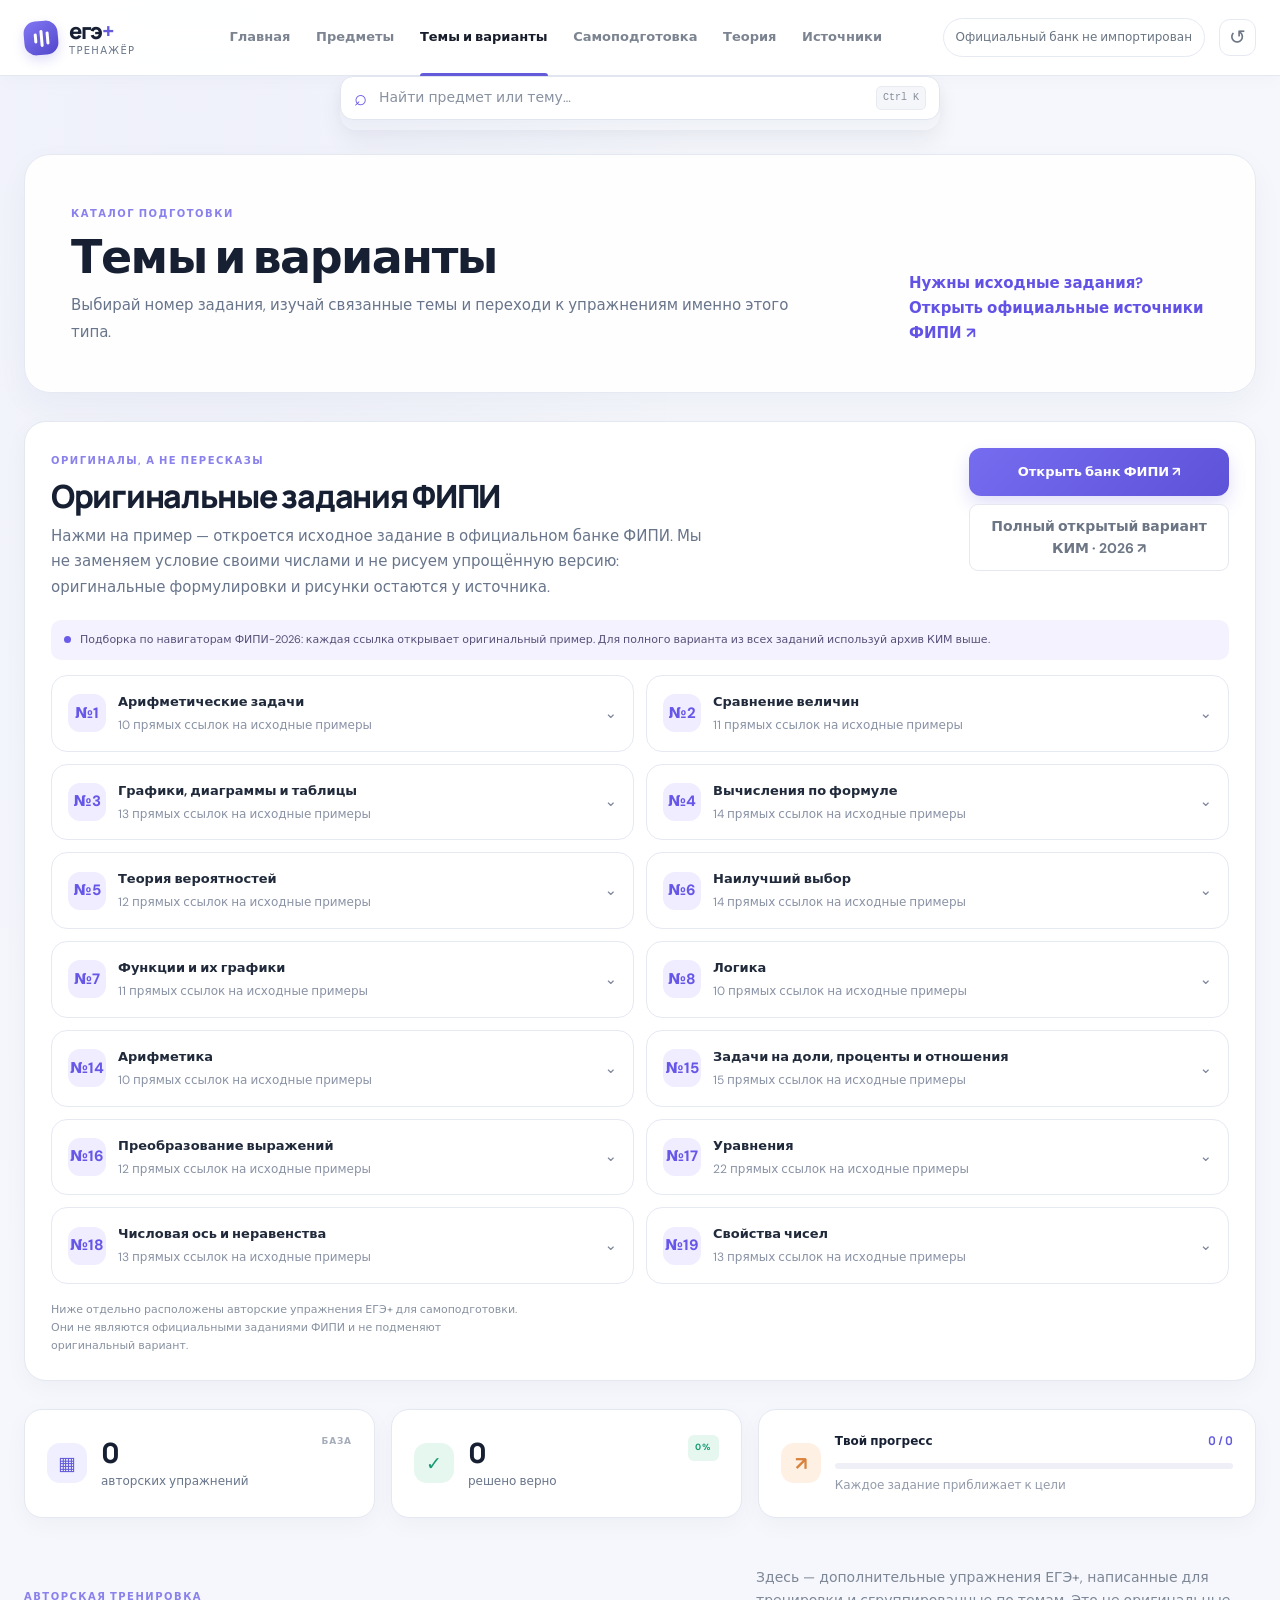
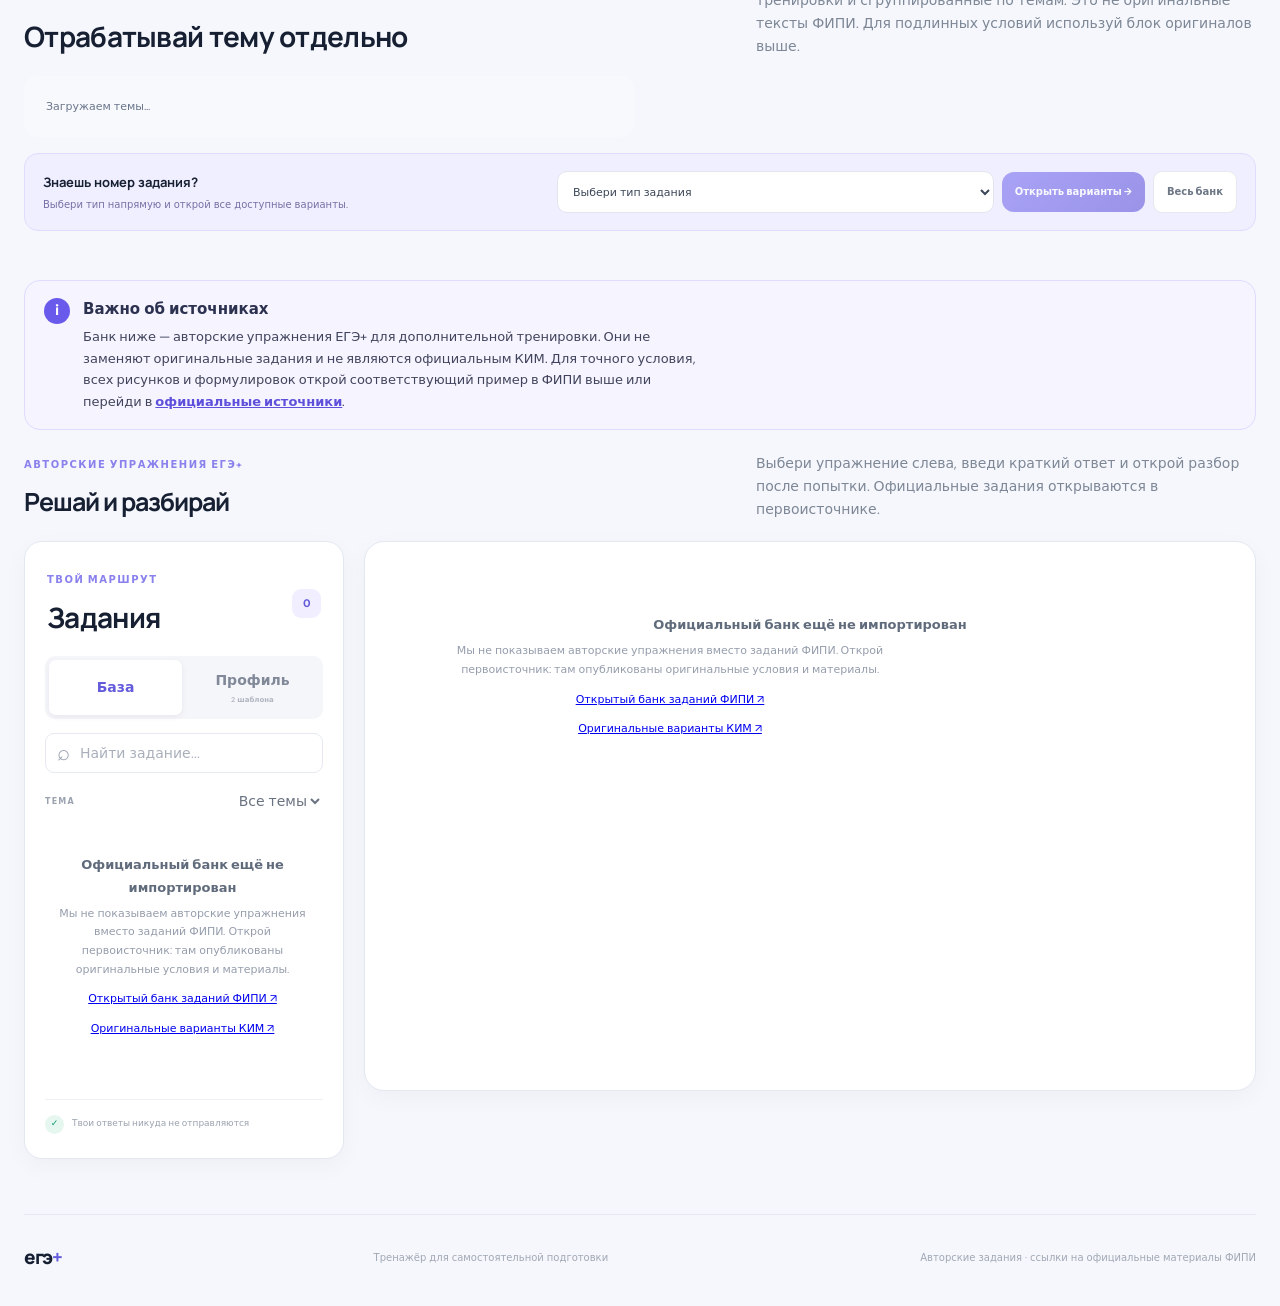
<file: topics.html>
<!doctype html>
<html lang="ru">
<head>
<meta charset="utf-8"/>
<meta content="width=device-width, initial-scale=1" name="viewport"/>
<meta content="#111827" name="theme-color"/>
<meta content="Каталог типов заданий базовой математики ЕГЭ+, варианты для тренировки и прямые переходы к оригинальным примерам ФИПИ." name="description"/>
<title>Темы и варианты — ЕГЭ+</title>
<link href="./favicon.svg" rel="icon" type="image/svg+xml"/>
<link href="./manifest.webmanifest" rel="manifest"/>
<link href="./styles.css?v=20261021-ui2" rel="stylesheet"/>
<script defer="" src="./multi-exam.js?v=20261021-audit7"></script>
<script defer="" src="./app.js?v=20261021-audit8"></script>
<link href="./design-refresh.css?v=20261021-ui2" rel="stylesheet"/>
</head>
<body data-page="topics">
<div class="app-shell">
<header class="topbar">
<a aria-label="Тренажёр ЕГЭ — главная" class="brand" href="./index.html">
<span aria-hidden="true" class="brand-mark"><span></span><span></span><span></span></span>
<span class="brand-copy"><strong>егэ<span>+</span></strong><small>тренажёр</small></span>
</a>
<nav aria-label="Основная навигация" class="topnav">
<a class="nav-link" data-nav-page="home" href="./index.html">Главная</a>
<a class="nav-link" data-nav-page="subjects" href="./subjects.html">Предметы</a>
<a aria-current="page" class="nav-link active" data-nav-page="topics" href="./topics.html">Темы и варианты</a>
<a class="nav-link" data-nav-page="study" href="./self-study.html">Самоподготовка</a>
<a class="nav-link" data-nav-page="theory" href="./theory.html">Теория</a>
<a class="nav-link" data-nav-page="official" href="./official.html">Источники</a>
</nav>
<div class="topbar-right">
<span class="saved-status"><span class="status-dot"></span> Прогресс сохранён</span>
<button aria-label="Сбросить прогресс" class="icon-button" id="reset-progress" title="Сбросить прогресс" type="button">↺</button>
</div>
</header>
<main><section class="multi-subject-page-content" id="multi-subject-page-content" hidden></section><section aria-labelledby="route-topics-title" class="route-intro route-intro-topics">
<div><span class="section-kicker">КАТАЛОГ ПОДГОТОВКИ</span><h1 id="route-topics-title">Темы и варианты</h1><p>Выбирай номер задания, изучай связанные темы и переходи к упражнениям именно этого типа.</p></div>
<a class="route-intro-link" href="./official.html">Нужны исходные задания? Открыть официальные источники ФИПИ ↗</a>
</section>
<section aria-labelledby="official-topic-source-heading" class="official-topic-source" id="official-topic-source">
<div class="official-topic-source-heading">
<div><span class="section-kicker">ОРИГИНАЛЫ, А НЕ ПЕРЕСКАЗЫ</span><h2 id="official-topic-source-heading">Оригинальные задания ФИПИ</h2><p>Нажми на пример — откроется исходное задание в официальном банке ФИПИ. Мы не заменяем условие своими числами и не рисуем упрощённую версию: оригинальные формулировки и рисунки остаются у источника.</p></div>
<div class="official-topic-source-actions"><a class="primary-button" href="https://ege.fipi.ru/bank/index.php?proj=E040A72A1A3DABA14C90C97E0B6EE7DC8" rel="noopener noreferrer" target="_blank">Открыть банк ФИПИ ↗</a><a class="secondary-button" href="https://doc.fipi.ru/ege/otkrytyy-bank-zadaniy-ege/otkrytyye-varianty-kim-ege/2026/Mat_1_ege2026.zip" rel="noopener noreferrer" target="_blank">Полный открытый вариант КИМ · 2026 ↗</a></div>
</div>
<div class="official-topic-source-meta"><span class="source-dot"></span><span>Подборка по навигаторам ФИПИ-2026: каждая ссылка открывает оригинальный пример. Для полного варианта из всех заданий используй архив КИМ выше.</span></div>
<div class="official-task-links" id="official-task-links-topics"><div class="loading-placeholder">Загружаем прямые ссылки на оригинальные задания…</div></div>
<p class="official-topic-source-footnote">Ниже отдельно расположены авторские упражнения ЕГЭ+ для самоподготовки. Они не являются официальными заданиями ФИПИ и не подменяют оригинальный вариант.</p>
</section>
<section aria-label="Статистика тренировки" class="stats-grid">
<article class="stat-card"><div class="stat-icon icon-purple">▦</div><div><div class="stat-number" id="stat-total">441</div><div class="stat-label" id="stat-total-label">авторских упражнений</div></div><span class="stat-note">БАЗА</span></article>
<article class="stat-card"><div class="stat-icon icon-green">✓</div><div><div class="stat-number" id="stat-done">0</div><div class="stat-label" id="stat-done-label">решено верно</div></div><span class="stat-note positive" id="stat-percent">0%</span></article>
<article class="stat-card progress-stat"><div class="stat-icon icon-orange">↗</div><div class="progress-copy"><div class="progress-title"><span>Твой прогресс</span><strong id="progress-fraction">0 / 21</strong></div><div class="progress-track"><span id="progress-bar"></span></div><div class="progress-subtitle">Каждое задание приближает к цели</div></div></article>
</section>
<section aria-labelledby="topics-variants-heading" class="topic-browser-section" id="topics-variants">
<div class="section-heading">
<div><span class="section-kicker">АВТОРСКАЯ ТРЕНИРОВКА</span><h2 id="topics-variants-heading">Отрабатывай тему отдельно</h2></div>
<p>Здесь — дополнительные упражнения ЕГЭ+, написанные для тренировки и сгруппированные по темам. Это не оригинальные тексты ФИПИ. Для подлинных условий используй блок оригиналов выше.</p>
</div>
<div aria-label="Группы тем" class="topic-group-grid" id="topic-group-grid">
<div class="loading-placeholder">Загружаем темы…</div>
</div>
<div class="topic-picker-panel">
<div class="topic-picker-copy"><strong>Знаешь номер задания?</strong><span>Выбери тип напрямую и открой все доступные варианты.</span></div>
<div class="topic-picker-controls">
<label class="visually-hidden" for="topic-mode-select">Тип задания</label>
<select class="topic-mode-select" id="topic-mode-select"><option value="">Выбери тип задания</option></select>
<button class="primary-button" id="start-topic-practice-button" type="button">Открыть варианты →</button>
<button class="secondary-button" id="all-tasks-button" type="button">Весь банк</button>
</div>
</div>
</section>
<aside class="task-source-notice" role="note">
<span class="source-notice-icon">i</span>
<div><strong>Важно об источниках</strong><p>Банк ниже — авторские упражнения ЕГЭ+ для дополнительной тренировки. Они не заменяют оригинальные задания и не являются официальным КИМ. Для точного условия, всех рисунков и формулировок открой соответствующий пример в ФИПИ выше или перейди в <a href="./official.html">официальные источники</a>.</p></div>
</aside>
<section aria-labelledby="topic-workspace-heading" class="workspace" id="topic-workspace">
<div class="workspace-section-heading"><div><span class="section-kicker">АВТОРСКИЕ УПРАЖНЕНИЯ ЕГЭ+</span><h2 id="topic-workspace-heading">Решай и разбирай</h2></div><p>Выбери упражнение слева, введи краткий ответ и открой разбор после попытки. Официальные задания открываются в первоисточнике.</p></div>
<aside class="task-sidebar">
<div class="sidebar-heading"><div><span class="section-kicker">ТВОЙ МАРШРУТ</span><h2>Задания</h2></div><span class="task-count" id="list-count">21</span></div>
<div aria-label="Выбор уровня" class="subject-tabs" role="group">
<button aria-pressed="true" class="subject-tab selected" type="button">База</button>
<a class="subject-tab subject-tab-link" href="./subject.html?subject=math_profile" title="Посмотреть статус профильной математики">Профиль <span class="soon-label">2 шаблона</span></a>
</div>
<label class="search-box"><span aria-hidden="true">⌕</span><input aria-label="Найти задание" id="task-search" placeholder="Найти задание..." type="search"/></label>
<div class="filter-row"><label for="type-filter">ТЕМА</label><select id="type-filter"><option value="all">Все темы</option></select></div>
<div aria-label="Список заданий" class="task-list" id="task-list"><div class="loading-placeholder">Загружаю задания…</div></div>
<div class="sidebar-foot"><span class="sidebar-check">✓</span><span>Твои ответы никуда не отправляются</span></div>
</aside>
<section aria-live="polite" class="practice-panel">
<div class="task-content" id="task-content">
<div class="loading-state"><div class="loader"></div><p>Загружаем тренировку</p></div>
</div>
</section>
</section>
</main>
<footer class="footer"><a class="footer-brand" href="./index.html">егэ<span>+</span></a><span>Тренажёр для самостоятельной подготовки</span><span class="footer-disclaimer">Авторские задания · ссылки на официальные материалы ФИПИ</span></footer>
</div>
<div aria-live="polite" class="toast" id="toast" role="status"></div>
<dialog class="confirm-dialog" id="reset-dialog"><form method="dialog"><div class="dialog-icon">↺</div><h2>Сбросить прогресс?</h2><p>Все сохранённые отметки о решённых заданиях будут удалены из этого браузера.</p><div class="dialog-actions"><button class="secondary-button" value="cancel">Оставить</button><button class="danger-button" id="confirm-reset" value="confirm">Сбросить</button></div></form></dialog>
<dialog aria-labelledby="exam-result-heading" class="confirm-dialog exam-result-dialog" id="exam-result-dialog"><div id="exam-result-content"></div></dialog>
<dialog class="image-lightbox" id="image-lightbox" aria-label="Увеличенное изображение задания">
  <div class="lightbox-toolbar"><span class="lightbox-title">Изображение задания</span><div class="lightbox-controls"><button type="button" data-lightbox-zoom="out" aria-label="Уменьшить изображение">−</button><strong id="lightbox-zoom-value">100%</strong><button type="button" data-lightbox-zoom="in" aria-label="Увеличить изображение">+</button><button type="button" data-lightbox-zoom="reset">По размеру</button><button type="button" data-lightbox-close aria-label="Закрыть изображение">×</button></div></div>
  <div class="lightbox-stage" id="lightbox-stage"><img id="lightbox-image" alt=""/></div><p class="lightbox-caption" id="lightbox-caption"></p>
</dialog>
</body>
</html>
</file>
<file: styles.css>
@import url('https://fonts.googleapis.com/css2?family=DM+Sans:wght@400;500;600;700&family=Manrope:wght@400;500;600;700;800&display=swap');
:root{--ink:#18212e;--muted:#7b8492;--paper:#f6f7fb;--white:#fff;--line:#e9ecf2;--purple:#6b5ce7;--purple-dark:#5142c9;--green:#16a376;--orange:#ed9552;--navy:#111827;--soft-purple:#f0eeff;--soft-green:#e7f8f1;--radius:20px;--shadow:0 12px 40px rgba(31,41,55,.055)}
*{box-sizing:border-box}html{scroll-behavior:smooth;scroll-padding-top:90px}body{margin:0;background:var(--paper);color:var(--ink);font-family:'DM Sans',system-ui,-apple-system,BlinkMacSystemFont,'Segoe UI',sans-serif;font-size:14px;-webkit-font-smoothing:antialiased}button,input,select{font:inherit}button{cursor:pointer}button:focus-visible,a:focus-visible,input:focus-visible,select:focus-visible{outline:3px solid rgba(107,92,231,.3);outline-offset:3px}button:disabled{cursor:not-allowed;opacity:.58}.app-shell{width:min(1320px,calc(100% - 64px));margin:0 auto}.topbar{height:82px;display:flex;align-items:center;justify-content:space-between;border-bottom:1px solid var(--line);gap:22px}.brand{display:flex;align-items:center;gap:11px;text-decoration:none;color:var(--ink);min-width:160px}.brand-mark{height:34px;width:34px;background:var(--purple);border-radius:11px;display:flex;align-items:center;justify-content:center;gap:3px;transform:rotate(-5deg)}.brand-mark span{display:block;width:3px;border-radius:4px;background:white}.brand-mark span:nth-child(1){height:10px}.brand-mark span:nth-child(2){height:17px}.brand-mark span:nth-child(3){height:13px}.brand-copy{display:flex;flex-direction:column;line-height:1}.brand-copy strong,.footer-brand{font-family:Manrope,sans-serif;font-size:22px;letter-spacing:-1.2px;font-weight:800}.brand-copy strong span,.footer-brand span{color:var(--purple)}.brand-copy small{margin-top:4px;font-size:10px;color:var(--muted);letter-spacing:1.3px;text-transform:uppercase}.topnav{display:flex;align-items:center;gap:31px}.nav-link{height:82px;display:flex;align-items:center;text-decoration:none;color:#7c8491;font-weight:600;font-size:13px;position:relative}.nav-link:hover,.nav-link.active{color:var(--ink)}.nav-link.active:after{content:'';height:3px;position:absolute;bottom:0;left:0;right:0;background:var(--purple);border-radius:3px 3px 0 0}.topbar-right{display:flex;align-items:center;gap:14px}.saved-status{color:#6a7583;font-size:12px;white-space:nowrap;display:flex;align-items:center;gap:7px}.status-dot{width:7px;height:7px;border-radius:50%;background:var(--green)}.icon-button{width:37px;height:37px;border:1px solid var(--line);background:var(--white);border-radius:11px;color:#6e7785;font-size:20px}.hero{min-height:350px;background:var(--navy);border-radius:25px;margin-top:26px;color:#fff;position:relative;overflow:hidden;padding:43px 56px 55px;display:flex;align-items:center;justify-content:space-between}.hero:before{content:'';position:absolute;right:4%;top:-160px;width:460px;height:460px;border-radius:50%;border:1px solid rgba(255,255,255,.06)}.hero:after{content:'';position:absolute;right:13%;top:-100px;width:350px;height:350px;border-radius:50%;border:1px solid rgba(255,255,255,.06)}.hero-content{max-width:560px;position:relative;z-index:2}.eyebrow,.section-kicker{font-size:10px;letter-spacing:1.6px;font-weight:700;color:#9e95ff}.eyebrow{display:flex;align-items:center;gap:8px}.eyebrow-dot{width:7px;height:7px;background:#a69dff;border-radius:50%;box-shadow:0 0 0 5px rgba(166,157,255,.12)}h1,h2,h3,p{margin-top:0}.hero h1{font-family:Manrope,sans-serif;font-size:clamp(33px,4vw,51px);line-height:1.13;letter-spacing:-2.3px;font-weight:800;margin:21px 0 14px}.hero h1 span{color:#a59bff}.hero-description{max-width:455px;line-height:1.75;color:#aeb7c8;font-size:13px;margin-bottom:23px}.hero-actions{display:flex;align-items:center;gap:19px;flex-wrap:wrap}.primary-button{border:0;border-radius:11px;background:var(--purple);color:white;font-weight:700;font-size:12px;padding:14px 17px;display:inline-flex;align-items:center;gap:19px;box-shadow:0 7px 20px rgba(107,92,231,.22);transition:transform .18s,background .18s}.primary-button:hover{background:var(--purple-dark);transform:translateY(-1px)}.privacy-note{font-size:11px;color:#9ca8b9;display:flex;align-items:center;gap:6px}.privacy-note span{font-size:15px;color:#9d94ff}.hero-visual{width:42%;min-width:320px;height:280px;position:relative;display:flex;justify-content:center;align-items:center;z-index:1}.orbit{position:absolute;border-radius:50%;border:1px solid rgba(174,166,255,.22)}.orbit-one{width:255px;height:255px}.orbit-two{width:316px;height:316px;border-style:dashed;opacity:.45}.math-card{position:absolute;box-shadow:0 22px 55px rgba(0,0,0,.22);border:1px solid rgba(255,255,255,.1)}.card-back{background:#222c3f;width:178px;height:128px;top:20px;right:10px;border-radius:15px;padding:17px;transform:rotate(8deg);opacity:.9}.math-label,.tiny-tag{font-size:8px;letter-spacing:1.4px;color:#98a7be;font-weight:700}.small-equation{font-size:18px!important;margin:13px 0!important;color:#d0d8e6!important}.mini-line{display:block;width:77px;height:3px;border-radius:3px;background:#39465b}.card-front{background:#fff;color:var(--ink);width:270px;border-radius:18px;padding:19px 20px;transform:rotate(-4deg);z-index:2;top:68px;left:15px}.card-topline{display:flex;align-items:center;justify-content:space-between}.formula-icon{width:30px;height:30px;border-radius:9px;display:grid;place-items:center;background:var(--soft-purple);color:var(--purple);font-weight:800;font-size:12px}.tiny-tag{color:#949cab;font-size:8px}.equation{font-family:Manrope,sans-serif;font-size:23px;font-weight:800;letter-spacing:-.8px;margin:20px 0;color:#202938}.equation-rule{height:1px;background:#edf0f5}.answer-row{display:flex;align-items:center;justify-content:space-between;color:#6e7887;font-size:11px;padding-top:14px}.answer-chip{background:#f2f0ff;border-radius:6px;padding:6px 8px;color:var(--purple);font-size:9px}.answer-chip b{padding-left:5px}.floating-mark{position:absolute;font-family:Manrope,sans-serif;font-weight:700;color:#b0a7ff}.mark-plus{font-size:30px;top:3px;left:13px}.mark-x{font-size:21px;bottom:31px;right:35px;color:#edaa78}.mark-equal{font-size:23px;bottom:23px;left:32px}.hero-bottom-line{position:absolute;left:56px;right:56px;bottom:0;border-top:1px solid rgba(255,255,255,.1);height:34px;display:flex;align-items:center;justify-content:space-between;color:#68758a;font-size:8px;letter-spacing:1.3px;font-weight:700}.hero-bottom-line span:last-child{letter-spacing:0;font-weight:500;text-transform:none;font-size:10px;color:#8490a4}.stats-grid{display:grid;grid-template-columns:1fr 1fr 1.42fr;gap:16px;margin:19px 0 34px}.stat-card{min-width:0;background:var(--white);border:1px solid var(--line);box-shadow:var(--shadow);border-radius:16px;min-height:95px;padding:18px 20px;display:flex;align-items:center;gap:14px;position:relative}.stat-icon{width:40px;height:40px;border-radius:13px;display:grid;place-items:center;font-size:19px;font-weight:700;flex-shrink:0}.icon-purple{color:var(--purple);background:var(--soft-purple)}.icon-green{color:var(--green);background:var(--soft-green)}.icon-orange{color:#d9823d;background:#fff0e4}.stat-number{font-family:Manrope,sans-serif;font-size:24px;line-height:1.1;font-weight:800;letter-spacing:-.8px}.stat-label{font-size:11px;color:var(--muted);margin-top:5px}.stat-note{margin-left:auto;font-size:9px;letter-spacing:.8px;color:#a6adba;font-weight:700;align-self:flex-start;margin-top:3px}.stat-note.positive{color:var(--green);background:var(--soft-green);padding:6px 7px;border-radius:6px}.progress-stat{gap:14px}.progress-copy{flex:1;min-width:0}.progress-title{display:flex;justify-content:space-between;gap:10px;font-size:11px;font-weight:700}.progress-title strong{font-family:Manrope,sans-serif;font-size:12px;color:var(--purple)}.progress-track{height:6px;border-radius:6px;background:#efeff7;margin:12px 0 7px;overflow:hidden}.progress-track span{height:100%;width:0;display:block;background:linear-gradient(90deg,#8e82fa,#5b4dd6);border-radius:6px;transition:width .25s}.progress-subtitle{font-size:10px;color:#939baa}.workspace{display:grid;grid-template-columns:315px minmax(0,1fr);align-items:start;gap:19px;margin-bottom:76px}.task-sidebar,.practice-panel{background:var(--white);border:1px solid var(--line);border-radius:18px;box-shadow:var(--shadow);min-width:0}.task-sidebar{padding:22px 18px 16px}.sidebar-heading{display:flex;align-items:center;justify-content:space-between;padding:1px 2px 17px}.section-kicker{font-size:9px;letter-spacing:1.3px;color:#8a81ed}.sidebar-heading h2{font-family:Manrope,sans-serif;font-size:21px;letter-spacing:-.7px;margin:5px 0 0}.task-count{width:29px;height:29px;border-radius:9px;background:#f1efff;color:var(--purple);display:grid;place-items:center;font-weight:800;font-size:11px}.subject-tabs{display:flex;padding:4px;background:#f5f6fa;border-radius:10px;gap:4px;margin-bottom:14px}.subject-tab{border:0;background:transparent;border-radius:7px;padding:10px 9px;font-size:11px;font-weight:700;flex:1;color:#818999}.subject-tab.selected{background:white;color:var(--purple);box-shadow:0 2px 7px rgba(20,25,50,.06)}.soon-label{display:block;font-size:7px;font-weight:600;color:#b0b5c0;margin-top:3px}.search-box{height:40px;display:flex;align-items:center;gap:8px;padding:0 11px;border:1px solid var(--line);border-radius:9px;color:#9aa2af}.search-box>span{font-size:22px;line-height:1}.search-box input{border:0;outline:0!important;background:transparent;width:100%;min-width:0;color:var(--ink);font-size:11px}.search-box input::placeholder{color:#aab0bb}.filter-row{display:flex;align-items:center;justify-content:space-between;margin:18px 0 9px}.filter-row label{font-size:8px;letter-spacing:1.2px;color:#9ba2af;font-weight:800}.filter-row select{max-width:185px;min-width:0;border:0;background:transparent;color:#6a7381;font-size:10px;text-align:right;outline-offset:0}.task-list{max-height:524px;overflow:auto;display:flex;flex-direction:column;gap:5px;padding-right:3px;scrollbar-width:thin;scrollbar-color:#e0e2ed transparent}.task-item{width:100%;border:1px solid transparent;background:white;border-radius:11px;padding:10px 9px;display:flex;gap:11px;align-items:center;text-align:left;transition:background .15s,border .15s}.task-item:hover{background:#fafaff}.task-item.selected{background:#f6f4ff;border-color:#e5e0ff}.task-number{width:31px;height:31px;background:#f4f5f8;border-radius:9px;display:grid;place-items:center;color:#737d8d;font-family:Manrope,sans-serif;font-weight:800;font-size:11px;flex-shrink:0}.task-item.selected .task-number{background:var(--purple);color:white}.task-item.done .task-number{background:var(--soft-green);color:var(--green)}.task-main{min-width:0;flex:1}.task-name{font-size:11px;font-weight:700;color:#394454;line-height:1.4;display:block}.task-meta{display:block;color:#a2a8b4;font-size:9px;margin-top:4px}.task-done-mark{font-size:14px;color:var(--green);font-weight:800}.sidebar-foot{display:flex;gap:8px;align-items:center;margin-top:16px;padding-top:15px;border-top:1px solid #f0f1f5;color:#9ba2af;font-size:9px}.sidebar-check{width:19px;height:19px;border-radius:50%;display:grid;place-items:center;background:var(--soft-green);color:var(--green);font-weight:800}.practice-panel{min-height:550px;padding:30px 34px 25px}.task-content{max-width:780px;margin:0 auto}.task-top{display:flex;align-items:center;justify-content:space-between;gap:10px}.task-breadcrumb{color:#a0a6b2;font-size:10px;display:flex;align-items:center;gap:8px}.task-breadcrumb b{color:var(--purple);font-weight:800}.task-breadcrumb span{color:#d1d4dc}.task-status{font-size:9px;color:#858e9d;background:#f6f7fa;border-radius:6px;padding:7px 9px;white-space:nowrap}.task-status.done{background:var(--soft-green);color:var(--green)}.task-title{font-family:Manrope,sans-serif;font-size:clamp(23px,2.7vw,31px);line-height:1.22;letter-spacing:-1.1px;margin:24px 0 11px;color:#192333}.task-topic{font-size:10px;color:#8f86ef;font-weight:700;letter-spacing:.25px;display:flex;gap:7px;align-items:center}.topic-dot{width:5px;height:5px;border-radius:50%;background:#8d82ef}.task-statement{font-size:14px;line-height:1.85;color:#424c5c;margin:27px 0 25px;overflow-wrap:anywhere}.task-statement p{margin:.7em 0}.task-statement h2,.task-statement h3{font-family:Manrope,sans-serif;color:#202c3c;margin:1em 0 .5em}.task-statement strong{color:#263448}.math-inline{font-family:ui-monospace,SFMono-Regular,Consolas,monospace;color:#27364b;background:#f3f3fb;padding:2px 5px;border-radius:5px;white-space:normal}.task-statement code{font-family:ui-monospace,monospace;background:#f2f3f8;padding:2px 5px;border-radius:5px}.task-statement blockquote{margin:12px 0;border-left:3px solid #d5d0ff;padding:7px 13px;color:#7a8290;background:#faf9ff}.task-statement table{width:100%;border-collapse:collapse;margin:15px 0;font-size:12px;line-height:1.5}.task-statement th,.task-statement td{border:1px solid #e6e8ef;padding:9px 10px;text-align:left}.task-statement th{background:#f7f7fc;color:#465166}.task-statement tr:nth-child(even) td{background:#fbfbfd}.answer-box{background:#fafbfe;border:1px solid #eaedf3;border-radius:13px;padding:17px;margin-top:20px}.answer-title-row{display:flex;align-items:center;justify-content:space-between;gap:15px;margin-bottom:10px}.answer-title{font-family:Manrope,sans-serif;font-size:13px;font-weight:800}.answer-hint{font-size:9px;color:#9aa2af}.answer-controls{display:flex;gap:9px}.answer-input{height:46px;min-width:0;flex:1;border:1px solid #e0e4ee;border-radius:9px;background:white;padding:0 13px;font-size:14px;color:#1e2938;transition:border .15s}.answer-input:focus{border-color:#aaa0fb;outline:none!important}.answer-input::placeholder{color:#b3bac4}.check-button{border:0;background:var(--purple);color:white;border-radius:9px;padding:0 19px;font-weight:700;font-size:11px;white-space:nowrap}.check-button:hover{background:var(--purple-dark)}.feedback{display:none;margin-top:12px;border-radius:9px;padding:11px 12px;font-size:11px;line-height:1.6}.feedback.visible{display:block}.feedback.correct{background:#e9f8f1;color:#087c58}.feedback.incorrect{background:#fff0eb;color:#ba583c}.feedback.warning{background:#fff5df;color:#98691b}.task-actions{display:flex;align-items:center;justify-content:space-between;gap:12px;margin-top:20px}.link-button{background:transparent;border:0;color:#7972d9;font-size:11px;font-weight:700;padding:7px 0;display:flex;gap:8px;align-items:center}.link-button:hover{color:#4f40cf}.nav-buttons{display:flex;gap:7px}.secondary-button,.next-button,.danger-button{border-radius:9px;padding:11px 14px;font-weight:700;font-size:10px;border:1px solid #e6e8ef;background:white;color:#6d7685}.secondary-button:hover{background:#f8f8fc}.next-button{background:#f0eeff;color:var(--purple);border-color:#f0eeff}.next-button:hover{background:#e6e2ff}.solution-panel{border-top:1px solid #edf0f5;margin-top:22px;padding-top:19px;display:none}.solution-panel.open{display:block;animation:rise .2s ease-out}.solution-header{display:flex;align-items:center;gap:9px;margin-bottom:12px}.solution-badge{width:28px;height:28px;border-radius:9px;background:var(--soft-purple);color:var(--purple);display:grid;place-items:center;font-size:13px}.solution-header h3{font-family:Manrope,sans-serif;font-size:13px;margin:0}.solution-body{color:#596374;font-size:12px;line-height:1.8}.solution-body p{margin:.5em 0}.solution-body h1,.solution-body h2,.solution-body h3{font-size:14px;color:#253145;margin:.9em 0 .4em}.solution-body strong{color:#354057}.solution-body ol,.solution-body ul{padding-left:20px}.answer-reveal{margin-top:13px;border:1px solid #e9e6ff;background:#fbfaff;border-radius:10px;padding:13px 14px;display:flex;align-items:center;justify-content:space-between;gap:12px;font-size:11px;color:#7e8494}.answer-reveal strong{font-family:Manrope,sans-serif;font-size:15px;color:var(--purple)}.mistakes{margin-top:12px;background:#fff8ed;border-radius:10px;padding:12px 14px;color:#957243;font-size:11px;line-height:1.7}.mistakes-title{font-weight:800;color:#a37530;margin-bottom:5px}.mistakes ul{padding-left:16px;margin:0}.loading-placeholder{padding:25px 7px;color:#a0a6b3;font-size:11px}.loading-state{min-height:460px;display:flex;flex-direction:column;align-items:center;justify-content:center;color:#8e97a5;font-size:12px}.loader{width:27px;height:27px;border-radius:50%;border:2px solid #eeecff;border-top-color:var(--purple);animation:spin .8s linear infinite}.empty-state{text-align:center;padding:34px 12px;color:#959dac;font-size:11px;line-height:1.7}.empty-state strong{display:block;color:#606b7c;font-size:13px;margin-bottom:5px}.bottom-section{border-top:1px solid var(--line);padding:52px 4px 62px;display:grid;grid-template-columns:.85fr 1.15fr;gap:70px}.bottom-copy h2{font-family:Manrope,sans-serif;font-size:35px;line-height:1.2;letter-spacing:-1.7px;margin:14px 0}.bottom-copy h2 span{color:var(--purple)}.bottom-copy p{font-size:12px;line-height:1.8;color:#7d8796;max-width:350px}.feature-list{border-top:1px solid #e7e9f0}.feature-row{display:grid;grid-template-columns:34px 1fr 25px;gap:13px;align-items:center;padding:16px 0;border-bottom:1px solid #e7e9f0}.feature-number{font-family:Manrope,sans-serif;font-size:10px;font-weight:800;color:#948be9}.feature-row h3{font-size:12px;margin:0 0 5px}.feature-row p{font-size:10px;color:#8d96a4;margin:0}.feature-symbol{color:#a09aec;font-size:18px;text-align:right}.footer{border-top:1px solid var(--line);height:auto;min-height:70px;padding:18px 0;display:flex;justify-content:space-between;align-items:center;gap:18px;color:#a1a8b4;font-size:10px}.footer-brand{text-decoration:none;color:var(--ink);font-size:19px}.footer-disclaimer{text-align:right}.toast{position:fixed;bottom:24px;right:24px;max-width:min(370px,calc(100% - 40px));background:#192334;color:white;border-radius:11px;padding:13px 17px;box-shadow:0 12px 35px rgba(10,20,35,.23);font-size:12px;opacity:0;transform:translateY(8px);pointer-events:none;transition:opacity .2s,transform .2s;z-index:30}.toast.show{opacity:1;transform:translateY(0)}.confirm-dialog{border:1px solid var(--line);border-radius:18px;max-width:390px;width:calc(100% - 30px);padding:24px;box-shadow:0 20px 80px rgba(19,29,50,.22)}.confirm-dialog::backdrop{background:rgba(17,24,39,.45);backdrop-filter:blur(3px)}.confirm-dialog form{text-align:center}.dialog-icon{margin:0 auto 15px;width:42px;height:42px;border-radius:12px;display:grid;place-items:center;background:#f0eeff;color:var(--purple);font-size:22px}.confirm-dialog h2{font-family:Manrope,sans-serif;font-size:19px;margin-bottom:8px}.confirm-dialog p{font-size:12px;line-height:1.7;color:#7f8898;margin-bottom:22px}.dialog-actions{display:flex;justify-content:center;gap:9px}.danger-button{background:#fff0ee;border-color:#fff0ee;color:#c04d38}.danger-button:hover{background:#ffe3df}@keyframes spin{to{transform:rotate(360deg)}}@keyframes rise{from{opacity:0;transform:translateY(4px)}to{opacity:1;transform:translateY(0)}}
@media(max-width:1000px){.app-shell{width:min(100% - 36px,850px)}.hero{padding:38px 32px 50px}.hero-visual{min-width:270px;transform:scale(.86);transform-origin:center right;margin-left:-30px}.hero-bottom-line{left:32px;right:32px}.workspace{grid-template-columns:270px minmax(0,1fr);gap:13px}.task-sidebar{padding:18px 13px 14px}.practice-panel{padding:27px 24px}.stats-grid{gap:10px}.stat-card{padding:15px 13px;gap:10px}.stat-note{display:none}.bottom-section{gap:40px}}
@media(max-width:760px){.app-shell{width:calc(100% - 28px)}.topbar{height:68px}.brand{min-width:auto}.brand-mark{height:31px;width:31px}.topnav{display:none}.topbar-right{margin-left:auto}.saved-status{font-size:10px}.icon-button{width:33px;height:33px}.hero{margin-top:15px;min-height:0;padding:31px 24px 47px;display:block;border-radius:20px}.hero-content{max-width:none}.hero h1{font-size:38px;letter-spacing:-1.7px;margin:18px 0 12px}.hero-description{font-size:12px;max-width:500px;line-height:1.65}.hero-visual{display:none}.hero-bottom-line{left:24px;right:24px;height:31px}.hero-bottom-line span:first-child{font-size:7px}.hero-bottom-line span:last-child{font-size:9px}.stats-grid{grid-template-columns:1fr 1fr;gap:9px;margin:12px 0 22px}.stat-card{min-height:81px;padding:13px 12px}.stat-icon{width:34px;height:34px;border-radius:10px;font-size:16px}.stat-number{font-size:21px}.stat-label{font-size:10px}.progress-stat{grid-column:1/-1;min-height:75px;padding:13px 15px}.progress-copy{min-width:0}.workspace{display:flex;flex-direction:column;gap:12px;margin-bottom:50px}.task-sidebar{width:100%;padding:16px 14px 13px}.sidebar-heading{padding-bottom:13px}.sidebar-heading h2{font-size:19px}.subject-tabs{margin-bottom:10px}.subject-tab{padding:8px}.search-box{height:38px}.filter-row{margin:12px 0 6px}.task-list{max-height:195px;display:grid;grid-template-columns:1fr 1fr;align-content:start;gap:4px}.task-item{padding:8px 6px;gap:7px}.task-number{width:27px;height:27px;border-radius:8px;font-size:10px}.task-name{font-size:10px}.task-meta{font-size:8px}.sidebar-foot{margin-top:10px;padding-top:10px}.practice-panel{width:100%;min-height:440px;padding:23px 18px 19px}.task-title{font-size:26px;margin-top:21px}.task-statement{font-size:13px;line-height:1.8;margin:23px 0}.answer-box{padding:13px}.answer-hint{display:none}.answer-controls{gap:7px}.answer-input{height:44px;padding:0 10px}.check-button{padding:0 12px}.task-actions{align-items:flex-start;flex-direction:column}.nav-buttons{width:100%;justify-content:flex-end}.bottom-section{padding:35px 2px 40px;display:block}.bottom-copy h2{font-size:30px}.bottom-copy p{font-size:11px}.feature-list{margin-top:28px}.footer{flex-wrap:wrap;gap:10px}.footer>span:nth-child(2){order:3;flex-basis:100%}.footer-disclaimer{max-width:70%}}
@media(max-width:390px){.app-shell{width:calc(100% - 20px)}.hero{padding:27px 17px 45px}.hero h1{font-size:34px}.hero-bottom-line{left:17px;right:17px}.hero-bottom-line span:last-child{max-width:125px;text-align:right}.saved-status{display:none}.task-list{grid-template-columns:1fr}.task-sidebar{padding:14px 12px}.task-item{padding:7px}.practice-panel{padding:20px 14px}.task-title{font-size:23px}.answer-controls{flex-direction:column}.answer-input,.check-button{height:43px;width:100%;flex:auto}.check-button{min-height:42px}.task-top{align-items:flex-start}.task-status{font-size:8px}}
@media(prefers-reduced-motion:reduce){*,*::before,*::after{scroll-behavior:auto!important;animation-duration:.01ms!important;animation-iteration-count:1!important;transition-duration:.01ms!important}}

/* Practice modes, timed mock exam, and FIPI links */
.practice-controls{background:#fff;border:1px solid var(--line);box-shadow:var(--shadow);border-radius:18px;padding:22px 24px;margin:-13px 0 26px;display:grid;grid-template-columns:minmax(240px,.85fr) minmax(0,1.15fr);gap:18px 24px;align-items:center}.practice-control-copy h2,.resources-heading h2{font-family:Manrope,sans-serif;font-size:21px;letter-spacing:-.7px;margin:7px 0 7px}.practice-control-copy p,.resources-heading p{font-size:11px;line-height:1.7;color:#818b9a;margin:0;max-width:490px}.mode-actions{display:flex;align-items:center;justify-content:flex-end;gap:8px;flex-wrap:wrap}.mode-actions .primary-button{font-size:10px;padding:12px 13px;gap:8px}.mode-actions .secondary-button{font-size:10px;padding:11px 12px}.practice-controls button:disabled{opacity:.45}.exam-status{grid-column:1/-1;border:1px solid #dedaff;background:#faf9ff;border-radius:13px;padding:15px 16px;margin-top:1px}.exam-status[hidden]{display:none!important}.exam-status-heading{display:flex;align-items:center;gap:9px;font-size:11px}.exam-status-heading strong{color:#4439ad}.exam-live-dot{width:8px;height:8px;border-radius:50%;background:var(--purple);box-shadow:0 0 0 5px #ebe8ff}.exam-progress{margin-left:auto;color:#7770c4;font-size:10px;font-weight:700}.exam-status-bottom{display:grid;grid-template-columns:140px minmax(60px,1fr) auto;align-items:center;gap:18px;margin-top:13px}.exam-timer-wrap{display:flex;flex-direction:column;gap:3px}.exam-timer-label{font-size:8px;letter-spacing:1.3px;color:#8884ba;font-weight:800}.exam-timer{font:800 25px/1.2 Manrope,sans-serif;letter-spacing:-.8px;color:#352d91;font-variant-numeric:tabular-nums}.exam-timer-track{height:6px;border-radius:6px;background:#e8e5ff;overflow:hidden}.exam-timer-track span{display:block;height:100%;width:100%;background:linear-gradient(90deg,#9a8eff,#6556df);transition:width .5s linear}.exam-status>p{font-size:10px;line-height:1.5;color:#87849f;margin:10px 0 0}.exam-status.timer-warning{background:#fffaf0;border-color:#f6dfb6}.timer-warning .exam-timer{color:#b7791f}.timer-warning .exam-timer-track span{background:#e7a54a}.exam-status.timer-critical{background:#fff4f2;border-color:#f5c8c1;animation:timerPulse 1.2s ease-in-out infinite}.timer-critical .exam-timer{color:#c34d3d}.timer-critical .exam-timer-track span{background:#db5c4b}.task-item.answered .task-number{background:#e8f8f1;color:var(--green)}.source-chip{display:inline-flex;align-items:center;margin-left:5px;padding:4px 7px;border-radius:6px;background:#f3f1ff;color:#7669dc;font-size:8px;font-weight:800;white-space:nowrap;vertical-align:middle}.exam-answer-note{font-size:10px;color:#7d8493;line-height:1.6;max-width:245px}.is-exam-mode .task-status{color:#6858ce;background:#f2efff}.is-exam-mode .answer-hint{color:#8178ce}.exam-result-dialog{max-width:620px;max-height:min(88vh,850px);overflow:auto;text-align:left}.exam-result-dialog #exam-result-content>.dialog-icon{margin-left:0}.exam-result-dialog h2{font-size:23px;letter-spacing:-.7px}.exam-result-lead{font-size:12px;line-height:1.7;color:#778190}.exam-result-lead strong{color:var(--purple);font-size:18px}.exam-result-bar{height:9px;background:#eeedf6;border-radius:9px;overflow:hidden;margin:14px 0 5px}.exam-result-bar span{display:block;height:100%;background:linear-gradient(90deg,#8d82fa,#5d4cda);border-radius:9px}.exam-result-percent{font-size:10px;color:#818b99;margin-bottom:20px}.exam-result-list{border-top:1px solid var(--line);padding-top:15px;margin-top:16px}.exam-result-list h3{font-family:Manrope,sans-serif;font-size:13px;margin:0 0 8px}.result-review-row{width:100%;display:flex;align-items:center;gap:10px;text-align:left;border:1px solid var(--line);background:#fff;border-radius:10px;padding:10px;margin:6px 0}.result-review-row:hover{background:#faf9ff;border-color:#ded9ff}.result-review-number{width:34px;height:34px;flex:none;border-radius:9px;background:#fff0ee;color:#cb6554;display:grid;place-items:center;font-size:10px;font-weight:800}.result-review-main{min-width:0;flex:1;display:flex;flex-direction:column;gap:4px}.result-review-main strong{font-size:10px;color:#303b4d}.result-review-main small{font-size:9px;color:#838d9b;line-height:1.5}.result-review-action{font-size:9px;white-space:nowrap;color:var(--purple);font-weight:800}.exam-perfect-note{padding:14px;background:#ecfaf4;border-radius:10px;color:#187b5c;font-size:12px;font-weight:700;margin:18px 0}.exam-result-dialog .dialog-actions{justify-content:flex-end;margin-top:18px;flex-wrap:wrap}.exam-result-dialog .primary-button{font-size:10px;padding:11px 13px}.resources-section{padding:34px 0 50px;border-top:1px solid var(--line);margin-bottom:10px}.resources-heading{display:flex;justify-content:space-between;align-items:end;gap:30px;margin-bottom:18px}.resources-heading h2{font-size:25px}.resources-heading p{max-width:430px}.resource-grid{display:grid;grid-template-columns:repeat(3,minmax(0,1fr));gap:13px}.resource-card{min-width:0;display:flex;flex-direction:column;align-items:flex-start;gap:9px;padding:19px;background:#fff;border:1px solid var(--line);border-radius:15px;box-shadow:var(--shadow);text-decoration:none;color:var(--ink);transition:transform .18s,border-color .18s}.resource-card:hover{transform:translateY(-2px);border-color:#d8d2ff}.resource-icon{height:35px;width:35px;border-radius:11px;display:grid;place-items:center;background:var(--soft-purple);color:var(--purple);font-size:19px;font-weight:800}.resource-card-title{font-family:Manrope,sans-serif;font-size:13px;letter-spacing:-.2px;font-weight:800}.resource-card-copy{min-height:30px;font-size:10px;line-height:1.6;color:#838d9b}.resource-link{margin-top:3px;font-size:10px;color:var(--purple);font-weight:800}.resource-disclaimer{font-size:10px;line-height:1.7;color:#8a93a1;margin:14px 0 0;max-width:920px}.is-exam-mode .task-actions{align-items:flex-end}.is-exam-mode .task-statement{margin-bottom:22px}.is-exam-mode .task-list{max-height:620px}
@keyframes timerPulse{0%,100%{box-shadow:0 0 0 rgba(219,92,75,0)}50%{box-shadow:0 0 0 4px rgba(219,92,75,.08)}}
@media(max-width:900px){.practice-controls{grid-template-columns:1fr}.mode-actions{justify-content:flex-start}.resources-heading{align-items:flex-start;flex-direction:column;gap:9px}.resources-heading p{max-width:700px}}
@media(max-width:760px){.practice-controls{margin:-7px 0 18px;padding:17px 15px;gap:13px}.practice-control-copy h2{font-size:19px}.mode-actions{display:grid;grid-template-columns:1fr 1fr;gap:7px}.mode-actions button{justify-content:center;white-space:normal;min-height:40px}.mode-actions #start-exam-button{grid-column:1/-1}.exam-status{padding:12px}.exam-status-bottom{grid-template-columns:1fr auto;gap:11px}.exam-timer-wrap{grid-column:1}.exam-timer-track{grid-column:1/-1;grid-row:2}.exam-status-bottom .danger-button{grid-column:2;grid-row:1/2;padding:10px}.exam-timer{font-size:23px}.exam-progress{font-size:9px}.exam-answer-note{max-width:none}.resources-section{padding:27px 0 35px}.resources-heading h2{font-size:22px}.resource-grid{grid-template-columns:1fr}.resource-card{display:grid;grid-template-columns:38px 1fr;column-gap:11px;row-gap:5px;padding:14px}.resource-icon{grid-row:1/4}.resource-card-title,.resource-card-copy,.resource-link{grid-column:2}.resource-card-copy{min-height:0}.exam-result-dialog{padding:19px}.result-review-row{align-items:flex-start}.result-review-action{display:none}.exam-result-dialog .dialog-actions{justify-content:stretch}.exam-result-dialog .dialog-actions button{flex:1}}

.exam-status .danger-button{background:#fff1ef;color:#c04d38;border-color:#ffe0db}.exam-status .danger-button:hover{background:#ffe5e0}

/* Official FIPI hand-off buttons and expanded source shelf */
.fipi-button{border-color:#d8d2ff;color:#5e51d1;background:#faf9ff}.fipi-button:hover{background:#f0edff;border-color:#bdb4ff}.task-actions-with-source{align-items:center}.task-action-links{display:flex;align-items:center;gap:14px;flex-wrap:wrap}.fipi-task-link{color:#5f55c8}.resource-grid{grid-template-columns:repeat(auto-fit,minmax(205px,1fr))}.resource-disclaimer{max-width:1000px}
@media(max-width:760px){.task-actions-with-source{align-items:flex-start}.task-action-links{gap:9px}.task-action-links .link-button{font-size:10px}.resource-grid{grid-template-columns:1fr}}


/* v0.9 — make practice modes explicit and add a compact homepage pitch */
.why-strip{display:grid;grid-template-columns:minmax(205px,1.05fr) repeat(3,minmax(0,1fr));gap:12px;align-items:stretch;margin:17px 0 26px}
.why-heading{padding:13px 7px 9px 2px;align-self:center}
.why-heading h2{font:800 19px/1.2 Manrope,sans-serif;letter-spacing:-.7px;margin:8px 0 7px;color:var(--ink)}
.why-heading p{margin:0;color:#818b9a;font-size:11px;line-height:1.6}
.why-card{display:flex;gap:11px;align-items:flex-start;min-width:0;background:#fff;border:1px solid var(--line);border-radius:15px;padding:15px 13px;box-shadow:var(--shadow)}
.why-icon{flex:0 0 31px;width:31px;height:31px;display:grid;place-items:center;border-radius:10px;font-size:17px;font-weight:800}
.why-purple{background:var(--soft-purple);color:var(--purple)}.why-green{background:var(--soft-green);color:var(--green)}.why-orange{background:#fff0e4;color:#d9823d}
.why-card strong{display:block;font-family:Manrope,sans-serif;font-size:11px;line-height:1.45;letter-spacing:-.15px;margin:1px 0 5px}
.why-card p{font-size:10px;line-height:1.6;color:#838d9b;margin:0}
.why-future{grid-column:1/-1;margin-top:-1px;padding:9px 12px;border:1px dashed #e0dcff;border-radius:10px;background:#fbfaff;color:#7770b7;font-size:10px;line-height:1.5}
.practice-controls{display:block;margin:0 0 27px;padding:24px 25px;border-radius:20px}
.practice-control-copy{max-width:780px}
.practice-control-copy h2{font-size:25px;letter-spacing:-.9px;margin:7px 0 8px}
.practice-control-copy p{font-size:12px;max-width:690px;line-height:1.7}
.mode-card-grid{display:grid;grid-template-columns:repeat(3,minmax(0,1fr));gap:14px;margin:20px 0 15px;align-items:stretch}
.mode-card{display:flex;flex-direction:column;min-width:0;min-height:355px;padding:19px 18px 17px;background:#fff;border:1px solid var(--line);border-radius:16px;box-shadow:0 8px 24px rgba(31,41,55,.035)}
.mode-card-top{display:flex;align-items:center;justify-content:space-between;gap:10px;margin-bottom:16px}
.mode-icon{width:39px;height:39px;display:grid;place-items:center;border-radius:12px;font-size:21px;font-weight:800}
.mode-icon-purple{background:var(--soft-purple);color:var(--purple)}.mode-icon-orange{background:#fff0e4;color:#d9823d}.mode-icon-green{background:var(--soft-green);color:var(--green)}
.mode-pill{padding:6px 8px;border-radius:7px;background:#f6f7fa;color:#8b94a2;font-size:9px;font-weight:800;white-space:nowrap}
.mode-card h3{font:800 17px/1.25 Manrope,sans-serif;letter-spacing:-.55px;margin:0 0 9px}
.mode-card>p{font-size:11px;line-height:1.7;color:#7e8998;margin:0 0 17px;min-height:57px}
.topic-mode-label{font-size:10px;color:#697486;font-weight:700;margin:0 0 7px}
.topic-mode-select{height:42px;width:100%;min-width:0;padding:0 11px;border:1px solid #e2e5ed;border-radius:10px;background:#fff;color:#3b4658;font-size:11px}
.topic-mode-select:focus{border-color:#aaa0ff;outline:3px solid rgba(107,92,231,.1)}
.mode-card-note{display:flex;flex-direction:column;gap:5px;padding:11px 12px;border-radius:10px;background:#f7f6ff;color:#6f65c5;font-size:10px;line-height:1.5;margin:0 0 16px}
.mode-card-note strong{font-size:10px;color:#5145b5}
.mode-card-note span{color:#8781b4}
.mode-card-note-warn{background:#fff8f0;color:#97754d}
.mode-card-note-warn strong{color:#94632e}
.mode-card-note-warn span{color:#a08667}
.mode-card-foot{margin-top:auto;display:flex;flex-direction:column;align-items:stretch;gap:9px}
.mode-card-foot>span{font-size:9px;line-height:1.5;color:#929baa;min-height:14px}
.mode-card-foot button{width:100%;min-height:42px;justify-content:center;gap:9px;font-size:11px;padding:11px 12px;white-space:normal;box-shadow:none}
.mode-card .secondary-button{border:1px solid #e2e5ed;border-radius:10px;background:#fff;color:#4d596b;font-weight:800}
.mode-card .secondary-button:hover{background:#f8f7ff;border-color:#d4ceff;color:#5f51cf}
.exam-mode-card{border-color:#dcd7ff;background:linear-gradient(160deg,#fff 35%,#fbfaff 100%);box-shadow:0 10px 27px rgba(89,74,201,.075)}
.exam-mode-card .mode-pill{background:#f0edff;color:#7266d7}
.mode-footer-actions{display:flex;justify-content:space-between;align-items:center;gap:10px;border-top:1px solid #f0f1f5;padding-top:14px;flex-wrap:wrap}
.mode-footer-actions button{font-size:10px;padding:10px 13px;box-shadow:none}
.mode-footer-actions .fipi-button{margin-left:auto}
.mode-footer-actions .fipi-button:before{content:'↗';font-size:12px;margin-right:4px}
.practice-controls .exam-status{margin-top:17px}
.is-exam-mode .mode-card-grid{opacity:.72}
.is-exam-mode .exam-mode-card{opacity:1;border-color:#bdb4ff}
@media(max-width:1050px){.why-strip{grid-template-columns:repeat(3,minmax(0,1fr))}.why-heading{grid-column:1/-1;padding:4px 2px 0}.why-heading h2{font-size:22px}.why-future{grid-column:1/-1}.mode-card-grid{grid-template-columns:repeat(2,minmax(0,1fr))}.exam-mode-card{grid-column:1/-1;min-height:0}}
@media(max-width:760px){.why-strip{grid-template-columns:1fr;gap:8px;margin:10px 0 20px}.why-heading{grid-column:auto;padding:7px 2px 5px}.why-heading h2{font-size:20px}.why-card{padding:12px}.why-card strong{font-size:12px}.why-card p{font-size:10px}.why-future{grid-column:auto;margin-top:0}.practice-controls{padding:17px 14px;margin-bottom:20px}.practice-control-copy h2{font-size:21px}.practice-control-copy p{font-size:11px}.mode-card-grid{grid-template-columns:1fr;gap:10px;margin:15px 0 13px}.mode-card,.exam-mode-card{grid-column:auto;min-height:0;padding:16px}.mode-card-top{margin-bottom:12px}.mode-card>p{min-height:0;margin-bottom:13px}.mode-card-foot{margin-top:15px}.mode-footer-actions{align-items:stretch;flex-direction:column}.mode-footer-actions button{width:100%;justify-content:center}.mode-footer-actions .fipi-button{margin-left:0}}
@media(max-width:390px){.why-heading h2{font-size:18px}.mode-card h3{font-size:16px}.mode-card{padding:14px}}


/* v1.0 information architecture: independent sections for topics, self-study and theory. */
.topnav{gap:clamp(12px,1.7vw,25px)}
.section-heading{display:flex;align-items:end;justify-content:space-between;gap:30px;margin:0 0 20px}
.section-heading h2,.workspace-section-heading h2{font-family:Manrope,sans-serif;font-size:28px;letter-spacing:-1px;margin:7px 0 0}
.section-heading>p,.workspace-section-heading>p{max-width:500px;color:#7d8796;font-size:12px;line-height:1.7;margin:0}
.topic-browser-section{padding:18px 0 33px;scroll-margin-top:95px}
.topic-group-grid{display:grid;grid-template-columns:repeat(2,minmax(0,1fr));gap:13px;align-items:start}
.topic-group-card{min-width:0;background:#fff;border:1px solid var(--line);border-radius:15px;box-shadow:var(--shadow);overflow:hidden}
.topic-group-card[open]{border-color:#ded9ff}
.topic-group-card summary{list-style:none;display:grid;grid-template-columns:39px minmax(0,1fr) auto 15px;gap:12px;align-items:center;padding:17px 16px;cursor:pointer}
.topic-group-card summary::-webkit-details-marker{display:none}
.topic-group-icon{width:39px;height:39px;display:grid;place-items:center;border-radius:12px;background:var(--soft-purple);color:var(--purple);font-size:20px;font-weight:700}
.topic-group-data .topic-group-icon{background:#e9f8f3;color:#169b74}.topic-group-geometry .topic-group-icon{background:#fff0e4;color:#d9823d}.topic-group-algebra .topic-group-icon{background:#eef4ff;color:#5076c8}
.topic-group-heading{min-width:0;display:flex;flex-direction:column;gap:4px}.topic-group-heading strong{font-family:Manrope,sans-serif;font-size:13px;letter-spacing:-.2px;line-height:1.35}.topic-group-heading small{font-size:10px;color:#818b9a;line-height:1.5}
.topic-group-count{font-size:9px;font-weight:800;color:#8c84db;background:#f4f2ff;border-radius:7px;padding:6px 7px;white-space:nowrap}
.topic-group-chevron{font-size:15px;color:#9ca3af;transition:transform .2s}.topic-group-card[open] .topic-group-chevron{transform:rotate(180deg)}
.topic-variant-list{border-top:1px solid #f0f1f5;padding:6px 10px 10px}
.topic-variant-row{width:100%;display:grid;grid-template-columns:36px minmax(0,1fr) auto 14px;align-items:center;gap:10px;padding:10px 7px;border:0;border-bottom:1px solid #f2f3f7;background:transparent;border-radius:8px;text-align:left;color:var(--ink)}
.topic-variant-row:last-child{border-bottom:0}.topic-variant-row:hover{background:#f8f7ff}
.topic-number-badge{width:33px;height:33px;border-radius:9px;display:grid;place-items:center;background:#f2f0ff;color:var(--purple);font-weight:800;font-size:10px}
.topic-row-copy{min-width:0;display:flex;flex-direction:column;gap:4px}.topic-row-copy strong{font-size:11px;line-height:1.4}.topic-row-copy small{color:#939baa;font-size:9px;line-height:1.4;white-space:normal}
.topic-variant-count{white-space:nowrap;color:#818a99;font-size:9px;font-weight:700}.topic-row-arrow{color:#877bdf;font-size:14px}
.topic-picker-panel{display:flex;align-items:center;justify-content:space-between;gap:20px;margin-top:16px;padding:17px 18px;background:#f0efff;border:1px solid #e0dcff;border-radius:14px}
.topic-picker-copy{display:flex;flex-direction:column;gap:5px}.topic-picker-copy strong{font-family:Manrope,sans-serif;font-size:13px}.topic-picker-copy span{font-size:10px;color:#7770a5;line-height:1.5}
.topic-picker-controls{display:flex;gap:8px;align-items:center;min-width:min(64%,680px)}.topic-picker-controls .topic-mode-select{flex:1}.topic-picker-controls button{font-size:10px;padding:12px 13px;white-space:nowrap;box-shadow:none}
.visually-hidden{position:absolute!important;width:1px;height:1px;padding:0;margin:-1px;overflow:hidden;clip:rect(0,0,0,0);white-space:nowrap;border:0}
.workspace{margin:0 0 55px;scroll-margin-top:95px}.workspace-section-heading{display:flex;align-items:end;justify-content:space-between;gap:25px;grid-column:1/-1;margin-bottom:0}
.workspace-section-heading h2{font-size:25px}.workspace-section-heading>p{max-width:500px}.workspace{grid-template-rows:auto auto}
#topic-workspace .task-sidebar,#topic-workspace .practice-panel{margin-top:0}
#topic-workspace .workspace-section-heading{grid-column:1/-1}
#self-study{scroll-margin-top:95px;margin:5px 0 48px;padding:27px 27px 23px;background:#fbfbff;border:1px solid #ebe8fb;border-radius:22px;box-shadow:0 10px 32px rgba(31,41,55,.035)}
#self-study .practice-control-copy h2{font-size:28px;margin-top:7px}
#self-study .practice-control-copy p{font-size:12px;max-width:760px}
#self-study .mode-card-grid{grid-template-columns:repeat(3,minmax(0,1fr))}
#self-study .mode-card{min-height:310px}
.mode-footer-note{font-size:10px;color:#929baa;margin-left:auto}
.mode-link-button{text-decoration:none;display:inline-flex;align-items:center;border:1px solid #e2e5ed;border-radius:10px;background:#fff;color:#4d596b;font-weight:800;font-size:10px;padding:10px 13px}
.theory-section{padding:26px 0 50px;border-top:1px solid var(--line);scroll-margin-top:95px}
.theory-grid{display:grid;grid-template-columns:repeat(2,minmax(0,1fr));gap:15px;align-items:stretch}
.theory-card{background:#fff;border:1px solid var(--line);border-radius:17px;padding:20px 20px 17px;box-shadow:var(--shadow);min-width:0;display:flex;flex-direction:column}
.theory-card-heading{display:flex;gap:12px;align-items:center;margin-bottom:16px}.theory-icon{width:40px;height:40px;display:grid;place-items:center;border-radius:12px;font-size:20px;font-weight:800;flex:none}.theory-purple{background:var(--soft-purple);color:var(--purple)}.theory-orange{background:#fff0e4;color:#d9823d}.theory-green{background:var(--soft-green);color:var(--green)}.theory-blue{background:#eef4ff;color:#5076c8}
.theory-range{font-size:8px;letter-spacing:1.2px;color:#8b84df;font-weight:800}.theory-card h3{font-family:Manrope,sans-serif;font-size:17px;letter-spacing:-.45px;line-height:1.3;margin:5px 0 0}
.theory-item{padding:11px 0;border-top:1px solid #f0f1f5}.theory-item strong{display:block;font-size:11px;margin-bottom:5px;color:#374153}.theory-item p{font-size:10px;line-height:1.7;color:#7f8998;margin:0}.theory-item code{font-family:ui-monospace,SFMono-Regular,Consolas,monospace;background:#f5f4ff;color:#5749c7;padding:2px 4px;border-radius:4px;font-size:.95em;white-space:normal}
.theory-topic-links{display:flex;flex-wrap:wrap;gap:6px;margin-top:auto;padding-top:15px}.theory-topic-links button{border:1px solid #e6e3fb;border-radius:8px;background:#faf9ff;color:#6559ce;padding:7px 9px;font-size:9px;font-weight:800}.theory-topic-links button:hover{background:#efedff;border-color:#ccc5ff}
.theory-note{font-size:10px;color:#919baa;line-height:1.7;margin:16px 2px 0}
.resources-heading-actions{display:flex;flex-direction:column;align-items:flex-end;gap:9px;max-width:360px;flex:none}.resources-heading-actions p{max-width:360px}.resources-heading-actions .fipi-button{font-size:10px;padding:10px 13px;box-shadow:none}
.solution-body .math-inline{font-family:'Cambria Math','STIX Two Math',serif;font-size:1.08em;color:#2f394a;white-space:normal;font-variant-numeric:lining-nums}.math-fraction{display:inline-flex;flex-direction:column;vertical-align:middle;align-items:center;justify-content:center;line-height:1.05;font-size:.88em;margin:0 .12em;white-space:nowrap}.math-numerator{display:block;padding:0 .2em .08em;border-bottom:1px solid currentColor}.math-denominator{display:block;padding:.08em .2em 0}.math-inline sup,.math-inline sub{font-size:.72em;line-height:0;position:relative;vertical-align:baseline}.math-inline sup{top:-.5em}.math-inline sub{bottom:-.15em}
@media(max-width:1100px){.topbar{gap:14px}.topnav{gap:12px}.nav-link{font-size:11px}.brand{min-width:130px}.topbar-right{gap:7px}.saved-status{font-size:10px}}
@media(max-width:1000px){.topic-group-card summary{grid-template-columns:36px minmax(0,1fr) auto 12px;gap:9px;padding:14px 12px}.topic-group-count{font-size:8px}.topic-picker-panel{align-items:flex-start;flex-direction:column}.topic-picker-controls{width:100%;min-width:0}.workspace-section-heading{align-items:flex-start;flex-direction:column;gap:8px}.resources-heading-actions{align-items:flex-start;max-width:none}.resources-heading-actions p{max-width:600px}}
@media(max-width:760px){.topbar{height:auto;min-height:66px;flex-wrap:wrap;padding:11px 0 0}.topnav{order:3;display:flex;width:100%;overflow-x:auto;gap:19px;height:40px;scrollbar-width:none}.topnav::-webkit-scrollbar{display:none}.nav-link{height:40px;font-size:10px;white-space:nowrap}.topbar-right{margin-left:auto}.section-heading{align-items:flex-start;flex-direction:column;gap:8px;margin-bottom:15px}.section-heading h2,.workspace-section-heading h2{font-size:23px}.section-heading>p,.workspace-section-heading>p{font-size:11px}.topic-browser-section{padding:9px 0 24px}.topic-group-grid,.theory-grid{grid-template-columns:1fr;gap:9px}.topic-group-card summary{grid-template-columns:35px minmax(0,1fr) auto 12px;gap:9px;padding:13px 11px}.topic-group-heading strong{font-size:11px}.topic-group-heading small{font-size:9px}.topic-group-count{padding:5px 6px;max-width:76px;white-space:normal;text-align:center;line-height:1.35}.topic-variant-list{padding:5px 6px 7px}.topic-variant-row{grid-template-columns:31px minmax(0,1fr) auto 10px;gap:7px;padding:9px 5px}.topic-number-badge{width:29px;height:29px;font-size:9px}.topic-row-copy strong{font-size:10px}.topic-row-copy small{font-size:8px}.topic-variant-count{font-size:8px}.topic-picker-panel{gap:12px;padding:14px}.topic-picker-controls{display:grid;grid-template-columns:1fr auto;gap:7px}.topic-picker-controls .topic-mode-select{grid-column:1/-1;width:100%}.topic-picker-controls button{width:100%;white-space:normal;justify-content:center}.topic-picker-controls #all-tasks-button{grid-column:1/-1}.workspace{margin-bottom:32px;gap:10px}.workspace-section-heading h2{font-size:22px}#self-study{padding:17px 13px 15px;margin:0 0 30px;border-radius:17px}#self-study .practice-control-copy h2{font-size:22px}#self-study .mode-card-grid{grid-template-columns:1fr;gap:9px}#self-study .mode-card{min-height:0;padding:15px}.mode-card-foot{margin-top:12px}.mode-footer-actions{align-items:stretch;flex-direction:column}.mode-footer-note{margin-left:0}.mode-link-button{justify-content:center}.theory-section{padding:22px 0 32px}.theory-card{padding:16px 14px 14px}.theory-card h3{font-size:15px}.theory-item p{font-size:10px}.resources-heading-actions{width:100%}.resources-heading-actions .fipi-button{width:100%;justify-content:center}}
@media(max-width:390px){.topnav{gap:15px}.topic-group-card summary{grid-template-columns:31px minmax(0,1fr) auto 10px;gap:7px}.topic-group-icon{width:31px;height:31px;border-radius:9px;font-size:16px}.topic-group-heading strong{font-size:10px}.topic-group-count{font-size:7px}.topic-picker-controls{grid-template-columns:1fr}.topic-picker-controls button,#all-tasks-button{grid-column:1/-1}}


/* v1.2 — настоящие отдельные страницы вместо навигации по якорям */
.route-intro { display:none; align-items:flex-end; justify-content:space-between; gap:24px; background:rgba(255,255,255,.94); border:1px solid var(--line, #e7eaf2); border-radius:22px; padding:26px 30px; margin:22px 0 28px; box-shadow:0 12px 32px rgba(23,35,64,.045); }
.route-intro h1 { margin:7px 0 8px; color:var(--ink, #172033); font-size:clamp(28px,3.3vw,38px); letter-spacing:-.035em; }
.route-intro p { max-width:740px; margin:0; color:var(--muted, #697386); line-height:1.65; }
.route-intro-link { color:#6253e6; font-weight:700; text-decoration:none; max-width:290px; line-height:1.5; }
.route-intro-link:hover { text-decoration:underline; }
.home-route-grid { display:grid; grid-template-columns:repeat(4,minmax(0,1fr)); gap:14px; margin:24px 0 30px; }
.home-route-card { display:flex; align-items:center; gap:13px; min-width:0; padding:19px 17px; background:#fff; border:1px solid #e6e9f2; border-radius:18px; color:inherit; text-decoration:none; box-shadow:0 12px 32px rgba(25,37,63,.045); transition:transform .18s,border-color .18s,box-shadow .18s; }
.home-route-card:hover { transform:translateY(-3px); border-color:#cec8ff; box-shadow:0 17px 38px rgba(25,37,63,.085); }
.home-route-icon { display:grid; place-items:center; flex:0 0 42px; height:42px; border-radius:13px; font-size:22px; font-weight:800; }
.home-route-icon.purple { background:#efedff; color:#6654e9; } .home-route-icon.orange { background:#fff0e5; color:#df843b; } .home-route-icon.green { background:#e6f8f1; color:#179d76; } .home-route-icon.blue { background:#e9f2ff; color:#3e79cd; }
.home-route-copy { display:flex; flex-direction:column; gap:5px; min-width:0; } .home-route-copy strong { font-size:14px; line-height:1.35; } .home-route-copy small { color:#8992a5; font-size:11px; line-height:1.45; } .home-route-arrow { margin-left:auto; color:#9288f5; font-size:18px; }
.task-source-notice { display:flex; gap:13px; margin:22px 0; padding:17px 19px; background:#f5f4ff; border:1px solid #dfdbff; border-radius:16px; color:#41445c; }
.source-notice-icon { flex:0 0 26px; width:26px; height:26px; display:grid; place-items:center; border-radius:50%; background:#6a5aeb; color:white; font-weight:800; }
.task-source-notice strong { display:block; margin-bottom:5px; color:#2d3150; } .task-source-notice p { margin:0; font-size:13px; line-height:1.65; } .task-source-notice a { color:#5f50dc; font-weight:700; }
.official-original-variant { display:flex; align-items:center; gap:17px; margin-top:24px; padding:20px; background:#111827; color:white; border-radius:18px; }
.official-original-icon { display:grid; place-items:center; flex:0 0 52px; height:52px; border-radius:14px; background:#6f5cff; color:#fff; font-size:14px; font-weight:900; letter-spacing:.04em; }
.official-original-copy { flex:1; min-width:0; } .official-original-copy strong { display:block; margin-bottom:5px; } .official-original-copy p { margin:0; color:#bac4d5; font-size:13px; line-height:1.55; }
.official-task-directory { margin-top:28px; } .official-task-directory-heading h3 { margin:0 0 7px; font-size:23px; } .official-task-directory-heading p { max-width:800px; color:#778195; margin:0 0 17px; line-height:1.6; }
.official-task-links { display:grid; grid-template-columns:repeat(2,minmax(0,1fr)); gap:12px; }
.official-task-group { background:#fff; border:1px solid #e5e9f2; border-radius:16px; overflow:hidden; }
.official-task-group summary { display:flex; align-items:center; gap:12px; cursor:pointer; list-style:none; padding:16px; } .official-task-group summary::-webkit-details-marker { display:none; }
.official-task-number { flex:0 0 38px; height:38px; display:grid; place-items:center; border-radius:12px; background:#efedff; color:#6757e9; font-weight:800; }
.official-task-summary { min-width:0; display:flex; flex-direction:column; gap:4px; flex:1; } .official-task-summary strong { color:#202a3b; font-size:13px; } .official-task-summary small { color:#8992a5; font-size:11px; }
.official-task-chevron { color:#7b8498; transition:transform .18s; } .official-task-group[open] .official-task-chevron { transform:rotate(180deg); }
.official-task-group-body { padding:0 16px 16px; border-top:1px solid #eef0f5; } .official-question-list { display:grid; grid-template-columns:repeat(3,minmax(0,1fr)); gap:7px; padding-top:12px; }
.official-question-link { display:flex; align-items:center; gap:7px; padding:9px 8px; border:1px solid #e8eaf2; border-radius:10px; color:#5c50d8; text-decoration:none; font-size:11px; } .official-question-link span { flex:1; } .official-question-link small { color:#a0a7b5; font-size:9px; } .official-question-link b { font-size:13px; }
.official-question-link:hover { border-color:#c9c2ff; background:#f8f7ff; }
.official-navigator-link { display:inline-block; margin-top:12px; color:#6052d9; text-decoration:none; font-weight:700; font-size:12px; } .official-navigator-link:hover { text-decoration:underline; }
.official-source-footer { margin-top:22px; padding:20px; border-radius:15px; background:#f7f8fc; border:1px solid #e7eaf2; } .official-source-footer strong { display:block; margin-bottom:6px; } .official-source-footer p { color:#6e788c; line-height:1.65; margin:0 0 10px; font-size:13px; } .official-source-footer a { color:#5e51da; font-weight:700; text-decoration:none; }
.topnav .nav-link[aria-current="page"] { color:#171d2a; font-weight:700; }
body[data-page="home"] .route-intro { display:none !important; }
body[data-page="home"] #topics-variants, body[data-page="home"] #topic-workspace, body[data-page="home"] #self-study, body[data-page="home"] #theory, body[data-page="home"] #about, body[data-page="home"] #sources, body[data-page="home"] .task-source-notice { display:none !important; }
body[data-page="topics"] .route-intro-topics { display:flex; }
body[data-page="topics"] #practice, body[data-page="topics"] #why-ege, body[data-page="topics"] .home-route-grid, body[data-page="topics"] #self-study, body[data-page="topics"] #theory, body[data-page="topics"] #about, body[data-page="topics"] #sources { display:none !important; }
body[data-page="study"] .route-intro-study { display:flex; }
body[data-page="study"] #practice, body[data-page="study"] #why-ege, body[data-page="study"] .home-route-grid, body[data-page="study"] .stats-grid, body[data-page="study"] #topics-variants, body[data-page="study"] #theory, body[data-page="study"] #about, body[data-page="study"] #sources, body[data-page="study"] .task-source-notice { display:none !important; }
body[data-page="study"]:not(.has-active-session) #topic-workspace { display:none !important; }
body[data-page="theory"] .route-intro-theory { display:flex; }
body[data-page="theory"] #practice, body[data-page="theory"] #why-ege, body[data-page="theory"] .home-route-grid, body[data-page="theory"] .stats-grid, body[data-page="theory"] #topics-variants, body[data-page="theory"] #topic-workspace, body[data-page="theory"] #self-study, body[data-page="theory"] #about, body[data-page="theory"] #sources, body[data-page="theory"] .task-source-notice { display:none !important; }
body[data-page="official"] .route-intro-official { display:flex; }
body[data-page="official"] #practice, body[data-page="official"] #why-ege, body[data-page="official"] .home-route-grid, body[data-page="official"] .stats-grid, body[data-page="official"] #topics-variants, body[data-page="official"] #topic-workspace, body[data-page="official"] #self-study, body[data-page="official"] #theory, body[data-page="official"] #about, body[data-page="official"] .task-source-notice { display:none !important; }
body[data-page="topics"] .stats-grid { margin-top:0; }
body[data-page="topics"] .topic-browser-section { margin-top:8px; }
body[data-page="home"] .stats-grid { margin-bottom:18px; }
@media (max-width: 1080px) { .home-route-grid { grid-template-columns:repeat(2,minmax(0,1fr)); } .official-task-links { grid-template-columns:1fr; } }
@media (max-width: 680px) {
  .route-intro { display:block; padding:21px 19px; margin:15px 0 20px; }
  .route-intro-link { display:inline-block; margin-top:14px; }
  .home-route-grid { grid-template-columns:1fr; gap:10px; }
  .home-route-card { padding:15px; }
  .official-original-variant { align-items:flex-start; flex-wrap:wrap; padding:16px; }
  .official-original-variant > a { width:100%; justify-content:center; }
  .official-question-list { grid-template-columns:repeat(2,minmax(0,1fr)); }
}


/* v1.2.1 — official task source is prominent, author-created exercises remain separate. */
.official-topic-source { display:none; background:#fff; border:1px solid var(--line,#e7eaf2); border-radius:22px; padding:26px; margin:22px 0 28px; box-shadow:0 12px 32px rgba(23,35,64,.045); }
body[data-page="topics"] .official-topic-source { display:block; }
.official-topic-source-heading { display:flex; justify-content:space-between; align-items:flex-start; gap:24px; }
.official-topic-source-heading h2 { margin:7px 0 9px; font:800 clamp(24px,2.7vw,32px)/1.15 Manrope,sans-serif; letter-spacing:-.04em; color:var(--ink,#172033); }
.official-topic-source-heading p { max-width:750px; margin:0; line-height:1.7; color:var(--muted,#697386); }
.official-topic-source-actions { display:flex; flex-direction:column; gap:8px; flex:0 0 260px; }
.official-topic-source-actions .primary-button,.official-topic-source-actions .secondary-button { justify-content:center; text-align:center; text-decoration:none; gap:8px; }
.official-topic-source-meta { display:flex; align-items:flex-start; gap:9px; margin:20px 0 15px; border-radius:10px; padding:11px 13px; background:#f4f2ff; color:#565078; font-size:11px; line-height:1.6; }
.source-dot { flex:0 0 7px; width:7px; height:7px; border-radius:50%; margin-top:5px; background:#6a5be8; }
.official-topic-source .official-task-directory { margin-top:0; }
.official-topic-source .official-task-group { box-shadow:none; }
.official-topic-source-footnote { margin:16px 0 0; color:#8791a0; font-size:11px; line-height:1.65; }
body[data-page="topics"] .task-source-notice { margin-top:16px; }
@media(max-width:760px) { .official-topic-source { padding:17px 13px; margin:15px 0 20px; border-radius:17px; } .official-topic-source-heading { flex-direction:column; gap:15px; } .official-topic-source-actions { width:100%; flex-basis:auto; } .official-topic-source-actions .primary-button,.official-topic-source-actions .secondary-button { width:100%; } .official-topic-source-heading h2 { font-size:23px; } .official-topic-source-heading p { font-size:11px; } .official-topic-source-meta { font-size:10px; } }


/* v1.4 — structured responses, interactive graphs and image zoom */
.structured-answer-fields{display:grid;grid-template-columns:repeat(4,minmax(0,1fr));gap:10px;flex:1;min-width:0}
.structured-answer-field{display:flex;flex-direction:column;gap:7px;min-width:0;color:#596477;font-size:11px;font-weight:800}
.structured-answer-field .answer-input{width:100%;min-width:0}
.answer-controls-fields{flex-wrap:wrap;align-items:flex-end}
.answer-controls-fields .check-button{flex:0 0 auto;min-height:44px}
.answer-controls-choice{display:flex;flex-direction:column;align-items:stretch;gap:14px}
.answer-choice-fieldset{border:0;padding:0;margin:0;min-width:0}
.answer-choice-fieldset legend{font-size:12px;font-weight:800;color:#394356;margin-bottom:10px}
.answer-choice-grid{display:grid;grid-template-columns:repeat(2,minmax(0,1fr));gap:9px}
.answer-choice-option{display:flex;align-items:flex-start;gap:10px;border:1px solid #e5e8f0;border-radius:12px;padding:12px;background:#fff;cursor:pointer;min-width:0;font-size:12px;line-height:1.55;color:#4b5669;transition:border-color .18s,background .18s}
.answer-choice-option:has(input:checked){background:#f4f2ff;border-color:#a9a0ff;color:#39306f}
.answer-choice-option input{position:absolute;opacity:0;width:1px;height:1px}
.answer-choice-option:focus-within{outline:3px solid #c7c2ff;outline-offset:2px}
.choice-marker{display:grid;place-items:center;flex:0 0 22px;width:22px;height:22px;border:1px solid #dadde7;border-radius:7px;color:#fff;background:#fff;font-size:13px;font-weight:900}
.answer-choice-option:has(input:checked) .choice-marker{background:#6958e8;border-color:#6958e8}
.answer-long-text{width:100%;min-height:130px;resize:vertical;padding:13px 14px;line-height:1.65;font-family:inherit;font-size:13px;white-space:pre-wrap}
.answer-controls:has(.answer-long-text){display:flex;flex-direction:column;align-items:stretch}
.answer-controls:has(.answer-long-text) .check-button{align-self:flex-start;min-height:42px}
.answer-rubric{margin-top:16px;padding:14px 16px;border:1px solid #e1e6f1;border-radius:12px;background:#f9faff}
.answer-rubric strong{display:block;font-size:11px;color:#3b4658;margin-bottom:8px}
.answer-rubric ul{margin:0;padding-left:19px;color:#697588;font-size:11px;line-height:1.75}
.self-check-button{display:inline-flex;align-items:center;gap:7px;margin-top:12px;padding:11px 14px;border:1px solid #bce7d6;border-radius:10px;background:#effbf5;color:#167c5c;font-size:11px;font-weight:800;cursor:pointer}
.self-check-button:hover{background:#def7ec}
.task-visual{margin:22px 0 24px;border:1px solid #e4e7f0;border-radius:16px;background:#fcfcff;overflow:hidden}
.task-visual-heading{display:flex;align-items:center;justify-content:space-between;gap:12px;padding:14px 16px 9px}
.task-visual-heading strong{font-family:Manrope,sans-serif;font-size:13px;color:#2c3547}
.task-visual-heading>span{font-size:10px;color:#9199a8;text-align:right}
.graph-toolbar{display:flex;align-items:center;gap:5px;padding:6px 12px 10px;flex-wrap:wrap}
.graph-toolbar button,.lightbox-controls button{display:inline-flex;align-items:center;justify-content:center;min-width:34px;height:31px;padding:0 9px;border:1px solid #e2e4ef;border-radius:8px;background:#fff;color:#525c6f;font-size:12px;font-weight:800;cursor:pointer}
.graph-toolbar button:hover,.lightbox-controls button:hover{background:#f1efff;border-color:#c9c2ff;color:#5e4ee2}
.graph-toolbar-hint{font-size:10px;color:#9aa1af;margin-left:4px}
.graph-toolbar-spacer{flex:1}
.graph-svg-host{padding:0 8px 3px;overflow:hidden}
.interactive-function-graph{display:block;width:100%;height:auto;max-height:520px;touch-action:pan-y}
.graph-plot-background{fill:#fff;stroke:#edf0f6;stroke-width:1}
.graph-grid-line{stroke:#e9ecf4;stroke-width:1}
.graph-axis-line{stroke:#7f899b;stroke-width:1.7}
.graph-tick-label{font:12px Arial,sans-serif;fill:#8d96a6}
.graph-axis-label{font:italic 13px Arial,sans-serif;fill:#515b6f;font-weight:700}
.graph-curve{fill:none;stroke-width:3.4;stroke-linecap:round;stroke-linejoin:round;vector-effect:non-scaling-stroke}
.graph-legend{display:flex;flex-wrap:wrap;gap:10px;padding:3px 17px 9px}
.graph-legend span{display:inline-flex;align-items:center;gap:6px;font-size:10px;color:#657084}
.graph-legend i{display:inline-block;width:8px;height:8px;border-radius:50%}
.visual-caption{margin:0;padding:0 16px 14px;color:#929aaa;font-size:10px;line-height:1.55}
.task-media{padding:10px;margin:21px 0}
.zoomable-image-button{position:relative;display:block;width:100%;padding:0;overflow:hidden;border:0;border-radius:10px;background:#f8f8ff;cursor:zoom-in;text-align:center}
.zoomable-image-button img{display:block;width:100%;max-height:360px;object-fit:contain;margin:0 auto;transition:transform .2s}
.zoomable-image-button:hover img{transform:scale(1.015)}
.image-zoom-indicator{position:absolute;right:10px;bottom:10px;padding:7px 9px;border:1px solid rgba(224,226,240,.8);border-radius:8px;background:rgba(255,255,255,.92);color:#6255d9;font-size:10px;font-weight:800;box-shadow:0 4px 12px rgba(20,30,50,.06)}
.task-media figcaption{padding:9px 3px 2px;color:#9199a9;font-size:10px;line-height:1.5}
.image-lightbox{width:min(1120px,96vw);max-width:none;max-height:94vh;padding:0;border:1px solid #32394a;border-radius:18px;background:#111827;color:#fff;overflow:hidden;box-shadow:0 24px 100px rgba(0,0,0,.4)}
.image-lightbox::backdrop{background:rgba(9,14,27,.82);backdrop-filter:blur(4px)}
.lightbox-toolbar{display:flex;align-items:center;justify-content:space-between;gap:14px;padding:12px 15px;border-bottom:1px solid #2b3547;background:#171f2e}
.lightbox-title{font-size:12px;font-weight:800;color:#dfe5f2}
.lightbox-controls{display:flex;align-items:center;gap:6px}
.lightbox-controls button{height:30px;min-width:31px;border-color:#364156;background:#212b3b;color:#e6eaf3;font-size:11px}
.lightbox-controls strong{min-width:47px;text-align:center;font-size:10px;font-variant-numeric:tabular-nums}
.lightbox-stage{height:min(72vh,760px);overflow:auto;display:flex;align-items:center;justify-content:center;padding:20px;background:#0d1320;overscroll-behavior:contain}
.lightbox-stage img{display:block;max-width:100%;max-height:100%;object-fit:contain;transform-origin:center center;transition:transform .12s ease;user-select:none;-webkit-user-drag:none}
.lightbox-caption{margin:0;padding:10px 16px 13px;background:#171f2e;color:#b4bfd1;font-size:11px;line-height:1.5}
@media(max-width:680px){.structured-answer-fields{grid-template-columns:repeat(2,minmax(0,1fr));width:100%;flex-basis:100%}.answer-choice-grid{grid-template-columns:1fr}.task-visual-heading{align-items:flex-start;flex-direction:column;gap:4px}.task-visual-heading>span{text-align:left}.graph-toolbar-hint{display:none}.graph-toolbar-spacer{flex:1}.interactive-function-graph{min-height:230px}.lightbox-toolbar{align-items:flex-start;flex-direction:column}.lightbox-controls{width:100%;flex-wrap:wrap}.lightbox-controls button:last-child{margin-left:auto}.lightbox-stage{height:66vh;padding:9px}}

/* Multi-subject platform layer (v1.6) */
[hidden]{display:none!important}
.nav-link[data-nav-page="subjects"]{font-weight:700}
.multi-small-subject-link,.multi-inline-link{display:inline-flex;align-items:center;gap:7px;color:var(--purple);font-size:11px;font-weight:800;text-decoration:none;white-space:nowrap}
.multi-small-subject-link:hover,.multi-inline-link:hover{text-decoration:underline}
.home-subject-showcase{padding:18px 0 25px}
.home-subject-showcase .section-heading{margin:0 0 15px}
.subject-preview-grid{display:grid;grid-template-columns:repeat(3,minmax(0,1fr));gap:11px}
.subject-preview-card{display:flex;align-items:center;gap:12px;min-width:0;padding:15px 16px;background:#fff;border:1px solid var(--line);border-radius:15px;text-decoration:none;color:var(--ink);box-shadow:var(--shadow);transition:transform .16s,border-color .16s}
.subject-preview-card:hover{transform:translateY(-2px);border-color:#d1ccff}
.subject-preview-icon,.subject-icon{width:42px;height:42px;flex-shrink:0;display:grid;place-items:center;border-radius:13px;background:#f0eeff;color:var(--purple);font-weight:800;font-size:15px}
.subject-preview-copy{display:flex;flex-direction:column;gap:5px;min-width:0;flex:1}
.subject-preview-copy strong{font-size:12px;font-weight:800}
.subject-preview-copy small{font-size:10px;color:var(--muted);line-height:1.45}
.subject-preview-arrow{color:var(--purple);font-size:16px}
.multi-hero{background:#fff;border:1px solid var(--line);border-radius:23px;padding:28px 32px 25px;margin:23px 0 25px;box-shadow:var(--shadow)}
.multi-breadcrumb{display:flex;align-items:center;gap:8px;margin-bottom:17px;color:#a2aab6;font-size:10px}
.multi-breadcrumb a{color:var(--purple);text-decoration:none;font-weight:700}
.multi-hero .section-kicker{display:block;margin-bottom:9px}
.multi-hero h1{font-family:Manrope,sans-serif;font-size:clamp(27px,3vw,38px);line-height:1.15;letter-spacing:-1.5px;margin:0 0 10px}
.multi-hero>p{max-width:830px;color:var(--muted);font-size:13px;line-height:1.75;margin:0}
.multi-hero-bottom{display:flex;align-items:center;justify-content:space-between;gap:12px;margin-top:20px;padding-top:16px;border-top:1px solid var(--line)}
.multi-status{display:inline-flex;align-items:center;gap:7px;padding:7px 10px;border-radius:100px;font-size:10px;font-weight:800;line-height:1.35}
.multi-status i{display:inline-block;width:7px;height:7px;border-radius:50%;background:currentColor}
.status-ready{color:#087e5e;background:#e9f8f1}.status-pilot{color:#896018;background:#fff4d9}.status-planned{color:#626c7b;background:#f0f2f6}
.multi-change-subject{font-size:11px;font-weight:800;color:var(--purple);text-decoration:none}
.multi-dashboard-stats{display:grid;grid-template-columns:repeat(3,minmax(0,1fr));gap:13px;margin-bottom:20px}
.multi-dashboard-stats article{display:flex;flex-direction:column;gap:7px;background:#fff;border:1px solid var(--line);border-radius:15px;padding:18px 20px;box-shadow:var(--shadow);min-width:0}
.multi-dashboard-stats strong{font-family:Manrope,sans-serif;font-size:23px;letter-spacing:-.8px;color:var(--ink)}
.multi-dashboard-stats span{color:var(--muted);font-size:10px;line-height:1.5}
.multi-notice{border:1px solid var(--line);border-radius:16px;background:#fff;padding:18px 20px;margin:15px 0 22px;line-height:1.65}
.multi-notice strong{display:block;font-size:13px;margin-bottom:7px}
.multi-notice p{font-size:11px;color:var(--muted);line-height:1.75;margin:0}
.notice-ready{background:#f5fcf8;border-color:#cfeee0}.notice-ready strong{color:#087e5e}
.notice-pilot{background:#fffaf0;border-color:#f5e4bb}.notice-pilot strong{color:#896018}
.notice-planned{background:#fafaff;border-color:#e4e2fb}.notice-planned strong{color:#5548c8}
.notice-error{background:#fff1ef;border-color:#ffd6cf}.notice-error strong{color:#b34331}
.multi-section-block{margin:28px 0 37px}
.multi-section-heading{display:flex;justify-content:space-between;align-items:end;gap:18px;margin-bottom:16px}
.multi-section-heading h2{font-family:Manrope,sans-serif;font-size:24px;letter-spacing:-.8px;margin:5px 0 0}
.multi-section-heading p,.multi-section-heading>a,.multi-muted{font-size:10px;color:var(--muted);line-height:1.6}
.multi-section-heading>a{color:var(--purple);font-weight:800;text-decoration:none;white-space:nowrap}
.multi-route-grid{display:grid;grid-template-columns:repeat(4,minmax(0,1fr));gap:12px}
.multi-route-card{min-width:0;display:flex;flex-direction:column;gap:12px;padding:18px;background:#fff;border:1px solid var(--line);border-radius:16px;text-decoration:none;color:var(--ink);box-shadow:var(--shadow);transition:transform .16s,border-color .16s}
.multi-route-card:hover{transform:translateY(-2px);border-color:#cfcaff}
.multi-route-icon{width:38px;height:38px;border-radius:12px;background:var(--soft-purple);color:var(--purple);display:grid;place-items:center;font-weight:800;font-size:16px}
.multi-route-copy{display:flex;flex-direction:column;gap:7px;flex:1}
.multi-route-copy strong{font-size:12px}.multi-route-copy small{font-size:10px;color:var(--muted);line-height:1.5}.multi-route-arrow{align-self:flex-end;color:var(--purple);font-size:15px}
.multi-theme-grid{display:grid;grid-template-columns:repeat(2,minmax(0,1fr));gap:12px}
.multi-theme-card{display:grid;grid-template-columns:34px minmax(0,1fr);column-gap:13px;row-gap:12px;padding:17px 18px;background:#fff;border:1px solid var(--line);border-radius:15px;box-shadow:var(--shadow);min-width:0}
.multi-theme-number{width:31px;height:31px;border-radius:10px;background:#f0eeff;color:var(--purple);display:grid;place-items:center;font-size:10px;font-weight:900}
.multi-theme-card h3{font-size:12px;margin:2px 0 7px}.multi-theme-card p{font-size:10px;line-height:1.65;color:var(--muted);margin:0}
.multi-theme-link{grid-column:2;text-decoration:none;color:var(--purple);font-weight:800;font-size:10px}
.multi-resource-grid{display:grid;grid-template-columns:repeat(3,minmax(0,1fr));gap:12px}
.multi-mini-resources{display:grid;grid-template-columns:repeat(2,minmax(0,1fr));gap:12px}
.multi-resource-card{display:grid;grid-template-columns:40px minmax(0,1fr);grid-template-rows:auto auto auto;column-gap:12px;row-gap:6px;min-width:0;padding:16px 17px;border:1px solid var(--line);border-radius:15px;background:#fff;color:var(--ink);text-decoration:none;box-shadow:var(--shadow);transition:border-color .16s,transform .16s}
.multi-resource-card:hover{border-color:#cfcaff;transform:translateY(-1px)}
.multi-resource-icon{grid-row:1/4;width:38px;height:38px;display:grid;place-items:center;border-radius:12px;background:#f0eeff;color:var(--purple);font-size:11px;font-weight:900}
.multi-resource-card strong{font-size:11px;line-height:1.45}.multi-resource-card small{font-size:10px;color:var(--muted);line-height:1.55}.multi-resource-action{font-size:10px;font-weight:800;color:var(--purple);margin-top:2px}
.multi-source-note,.multi-empty-note{color:var(--muted);font-size:10px;line-height:1.7;margin:13px 0 0}
.multi-action-row{display:flex;flex-wrap:wrap;gap:10px;margin-top:16px}
.multi-action-row a{text-decoration:none}
.multi-page-context{display:flex;align-items:center;gap:10px;flex-wrap:wrap;margin:-8px 0 20px}
.multi-page-context>a{color:var(--purple);font-size:10px;font-weight:800;text-decoration:none}
.multi-mode-grid{display:grid;grid-template-columns:repeat(3,minmax(0,1fr));gap:13px}
.multi-mode-card{display:flex;flex-direction:column;align-items:flex-start;gap:10px;background:#fff;border:1px solid var(--line);border-radius:16px;padding:19px;box-shadow:var(--shadow);min-width:0}
.multi-mode-icon{display:grid;place-items:center;width:38px;height:38px;background:var(--soft-purple);color:var(--purple);border-radius:12px;font-size:16px;font-weight:800}
.multi-mode-card h3{font-size:14px;margin:0}.multi-mode-card p{font-size:10px;line-height:1.7;color:var(--muted);margin:0;flex:1}.multi-mode-state{display:block;font-size:9px;font-weight:800;line-height:1.5;padding:7px 9px;border-radius:8px;background:#f0f2f6;color:#626c7b}.multi-mode-state.state-ready{background:#e9f8f1;color:#087e5e}.multi-mode-state.state-locked{background:#fff4d9;color:#896018}.multi-mode-card .primary-button,.multi-mode-card .secondary-button{margin-top:2px;text-decoration:none}
.subjects-browser-section{margin:0 0 23px}
.subjects-browser-toolbar{display:grid;grid-template-columns:minmax(220px,1fr) auto auto;align-items:center;gap:14px;margin-bottom:17px}
.subjects-search{height:44px;display:flex;align-items:center;gap:10px;padding:0 13px;border:1px solid var(--line);background:#fff;border-radius:12px;color:#939baa}
.subjects-search>span{font-size:20px}.subjects-search input{width:100%;min-width:0;border:0;outline:0;background:transparent;font-size:12px;color:var(--ink)}
.subject-filter-group{display:flex;gap:4px;padding:4px;border:1px solid var(--line);background:#fff;border-radius:11px}
.subject-filter-group button{border:0;border-radius:8px;background:transparent;padding:9px 12px;font-size:10px;font-weight:800;color:var(--muted);white-space:nowrap}
.subject-filter-group button.selected{background:var(--soft-purple);color:var(--purple)}
.subjects-result-count{font-size:10px;font-weight:800;color:var(--muted);white-space:nowrap}
.subjects-grid{display:grid;grid-template-columns:repeat(3,minmax(0,1fr));gap:14px}
.subject-card{display:flex;flex-direction:column;min-width:0;padding:19px;background:#fff;border:1px solid var(--line);border-radius:17px;box-shadow:var(--shadow);transition:transform .16s,border-color .16s}
.subject-card:hover{border-color:#d1ccff;transform:translateY(-2px)}
.subject-card-featured{border-color:#d9d4ff;box-shadow:0 14px 38px rgba(107,92,231,.08)}
.subject-card-top{display:flex;justify-content:space-between;align-items:center;gap:9px;margin-bottom:14px}
.subject-group-tag{font-size:8px;letter-spacing:.4px;font-weight:800;text-transform:uppercase;color:#8d95a4;background:#f4f5f8;border-radius:6px;padding:6px 7px}
.subject-icon-purple{background:#f0eeff;color:var(--purple)}
.subject-card h2{font-size:17px;letter-spacing:-.5px;margin:0 0 8px}.subject-card>p{font-size:11px;line-height:1.7;color:var(--muted);margin:0 0 15px;flex:1}
.subject-card-footer{display:flex;flex-direction:column;align-items:flex-start;gap:12px;margin-top:auto;padding-top:13px;border-top:1px solid #f0f1f5}
.subject-open-button{display:inline-flex;text-decoration:none;color:#fff;background:var(--purple);padding:10px 12px;border-radius:9px;font-size:10px;font-weight:800}
.subject-level-list{display:flex;flex-direction:column;gap:8px;margin-top:auto}
.subject-level-option{display:flex;justify-content:space-between;align-items:center;gap:10px;padding:12px;border:1px solid var(--line);border-radius:11px;text-decoration:none;color:var(--ink);background:#fbfbfe}
.subject-level-option:hover{border-color:#cfcaff;background:#f9f8ff}
.subject-level-option>span:first-child{display:flex;flex-direction:column;gap:5px}.subject-level-option strong{font-size:11px}.subject-level-option small{font-size:9px;color:var(--muted);line-height:1.4}.subject-level-option>span:last-child{color:var(--purple);font-weight:900}
.catalog-footnote{margin-top:26px}.catalog-footnote a{display:inline-block;margin-top:12px;font-size:10px;font-weight:800;color:var(--purple);text-decoration:none}
/* On a selected subject's pages the only visible main content is the section-specific renderer. */
body[data-multi-subject-page="true"] main > :not(#multi-subject-page-content){display:none!important}
body[data-multi-subject-page="true"] #multi-subject-page-content{display:block!important;min-height:55vh}
@media(max-width:1050px){.multi-route-grid{grid-template-columns:repeat(2,minmax(0,1fr))}.subjects-grid{grid-template-columns:repeat(2,minmax(0,1fr))}.multi-resource-grid{grid-template-columns:repeat(2,minmax(0,1fr))}.subject-preview-grid{grid-template-columns:repeat(2,minmax(0,1fr))}}
@media(max-width:760px){.multi-hero{padding:20px 18px;margin:14px 0 18px;border-radius:17px}.multi-hero h1{font-size:27px;letter-spacing:-1px}.multi-hero>p{font-size:11px}.multi-hero-bottom{align-items:flex-start;flex-direction:column}.multi-dashboard-stats{grid-template-columns:1fr 1fr;gap:9px}.multi-dashboard-stats article{padding:14px}.multi-dashboard-stats article:last-child{grid-column:1/-1}.multi-dashboard-stats strong{font-size:20px}.multi-section-heading{align-items:flex-start;flex-direction:column;gap:7px}.multi-section-heading h2{font-size:21px}.multi-route-grid{grid-template-columns:1fr 1fr;gap:9px}.multi-route-card{padding:14px;gap:9px}.multi-route-copy strong{font-size:11px}.multi-route-copy small{font-size:9px}.multi-theme-grid,.multi-mode-grid{grid-template-columns:1fr}.multi-resource-grid,.multi-mini-resources{grid-template-columns:1fr}.subjects-browser-toolbar{grid-template-columns:1fr;gap:9px}.subject-filter-group{width:100%;display:grid;grid-template-columns:repeat(3,1fr)}.subject-filter-group button{padding:10px 5px}.subjects-result-count{justify-self:end}.subjects-grid{grid-template-columns:1fr}.subject-card{padding:16px}.subject-preview-grid{grid-template-columns:1fr;gap:8px}.home-subject-showcase{padding:11px 0 22px}.multi-action-row{flex-direction:column;align-items:stretch}.multi-action-row>a{justify-content:center}.multi-page-context{margin:0 0 15px}.multi-small-subject-link{font-size:10px}}
.subject-tabs .subject-tab-link{text-decoration:none;display:block;text-align:center}


/* v1.7 — улучшенная читаемость без длинных строк */
body {
  font-size: 16px;
  line-height: 1.55;
}
.app-shell {
  width: min(1240px, calc(100% - 48px));
}
p {
  line-height: 1.7;
  max-width: 68ch;
}
.hero-description {
  max-width: 46ch;
  font-size: 15px;
  line-height: 1.75;
}
.nav-link {
  font-size: 14px;
}
.saved-status {
  font-size: 13px;
}
.eyebrow,
.section-kicker {
  font-size: 11px;
}
.primary-button,
.secondary-button,
.mode-link-button {
  font-size: 14px;
}
.stat-label,
.progress-title,
.progress-subtitle {
  font-size: 12px;
}
.section-heading > p,
.workspace-section-heading > p,
.route-intro p,
.home-route-copy small,
.official-task-directory-heading p,
.official-source-footer p,
.topic-row-copy small,
.theory-item p {
  font-size: 14px;
  line-height: 1.65;
}
.task-item,
.topic-variant-row,
.official-question-link {
  font-size: 14px;
}
.task-item small,
.task-meta,
.topic-variant-count,
.official-task-summary small,
.official-question-link small {
  font-size: 12px;
}
.search-box input,
.filter-row select,
.subject-tab,
.answer-choice-option {
  font-size: 14px;
}
.structured-answer-field,
.answer-choice-fieldset legend {
  font-size: 14px;
}
.route-intro p,
.official-topic-source-heading p,
.topic-group-heading small {
  max-width: 66ch;
}
.topic-group-heading strong,
.home-route-copy strong {
  font-size: 16px;
  line-height: 1.4;
}
.topic-picker-panel,
.theory-card,
.mode-card {
  line-height: 1.6;
}
@media (max-width: 760px) {
  .app-shell {
    width: calc(100% - 32px);
  }
  body {
    font-size: 15px;
  }
  .hero-description,
  .section-heading > p,
  .workspace-section-heading > p,
  .route-intro p,
  .home-route-copy small,
  .official-task-directory-heading p,
  .official-source-footer p,
  .topic-row-copy small,
  .theory-item p {
    font-size: 14px;
  }
  .nav-link {
    font-size: 13px;
  }
}


/* Homepage: larger, more comfortable blocks */
body[data-page="home"] .hero{
  min-height:390px;
  padding:48px 58px 58px;
}
body[data-page="home"] .hero-content{max-width:600px}
body[data-page="home"] .hero-description{font-size:15px;max-width:500px;line-height:1.8}
body[data-page="home"] .primary-button{font-size:14px;padding:16px 21px}
body[data-page="home"] .home-subject-showcase{padding:28px 0 34px}
body[data-page="home"] .section-heading h2{font-size:28px}
body[data-page="home"] .subject-preview-grid{gap:14px}
body[data-page="home"] .subject-preview-card{min-height:94px;padding:19px 20px;border-radius:17px;gap:14px}
body[data-page="home"] .subject-preview-icon{width:48px;height:48px;border-radius:14px;font-size:16px}
body[data-page="home"] .subject-preview-copy strong{font-size:14px;line-height:1.4}
body[data-page="home"] .subject-preview-copy small{font-size:11px;line-height:1.5;margin-top:5px}
body[data-page="home"] .subject-preview-arrow{font-size:15px}
body[data-page="home"] .home-route-grid{gap:14px;margin-bottom:40px}
body[data-page="home"] .home-route-card{min-height:94px;padding:18px 19px;border-radius:16px;gap:14px}
body[data-page="home"] .home-route-icon{width:43px;height:43px;border-radius:13px;font-size:17px}
body[data-page="home"] .home-route-copy strong{font-size:14px}
body[data-page="home"] .home-route-copy small{font-size:11px;line-height:1.5;margin-top:5px}
@media(max-width:900px){
 body[data-page="home"] .hero{padding:36px 30px 52px;min-height:340px}
 body[data-page="home"] .subject-preview-card{padding:16px;min-height:88px}
}
@media(max-width:600px){
 body[data-page="home"] .hero{padding:27px 18px 48px}
 body[data-page="home"] .hero-description{font-size:14px}
 body[data-page="home"] .home-subject-showcase{padding:22px 0 28px}
 body[data-page="home"] .section-heading h2{font-size:24px}
 body[data-page="home"] .subject-preview-card{padding:15px;min-height:82px}
 body[data-page="home"] .subject-preview-icon{width:42px;height:42px}
}


/* Persistent navigation: keep the main route available while scrolling */
.topbar{
  position:sticky;
  top:0;
  z-index:1000;
  background:rgba(246,247,251,.96);
  -webkit-backdrop-filter:blur(14px);
  backdrop-filter:blur(14px);
  box-shadow:0 1px 0 rgba(233,236,242,.9);
}
@media(max-width:760px){
  .topbar{gap:12px}
  .topnav{gap:14px}
}


/* Homepage lower navigation: fewer columns, clearer reading */
body[data-page="home"] .home-route-grid{
  grid-template-columns:repeat(2,minmax(0,1fr));
  gap:18px;
  margin:28px 0 48px;
}
body[data-page="home"] .home-route-card{
  min-height:116px;
  padding:24px 26px;
  gap:18px;
  border-radius:18px;
  align-items:center;
}
body[data-page="home"] .home-route-icon{
  flex-basis:50px;
  width:50px;
  height:50px;
  border-radius:15px;
  font-size:20px;
}
body[data-page="home"] .home-route-copy{gap:7px}
body[data-page="home"] .home-route-copy strong{
  font-size:17px;
  line-height:1.4;
  letter-spacing:-.2px;
}
body[data-page="home"] .home-route-copy small{
  font-size:14px;
  line-height:1.65;
  color:#626d7c;
  margin-top:0;
}
body[data-page="home"] .home-route-arrow{
  margin-left:auto;
  flex-shrink:0;
  font-size:18px;
  color:#6b5ce7;
}
@media(max-width:760px){
  body[data-page="home"] .home-route-grid{grid-template-columns:1fr;gap:12px;margin:20px 0 32px}
  body[data-page="home"] .home-route-card{min-height:100px;padding:19px 18px;gap:14px}
  body[data-page="home"] .home-route-icon{flex-basis:44px;width:44px;height:44px}
  body[data-page="home"] .home-route-copy strong{font-size:16px}
  body[data-page="home"] .home-route-copy small{font-size:14px}
}


/* Global subject and topic search */
.ege-quick-search{position:relative;z-index:900;margin:0 auto;width:min(520px,100%);padding:0 12px}
.ege-quick-search-field{height:44px;display:flex;align-items:center;gap:10px;padding:0 13px;background:#fff;border:1px solid #e1e5ef;border-radius:13px;box-shadow:0 5px 18px rgba(31,41,55,.04);color:#6b5ce7}
.ege-quick-search-field>span{font-size:22px;line-height:1}
.ege-quick-search-field input{min-width:0;flex:1;border:0;outline:0!important;background:transparent;color:#18212e;font:inherit;font-size:14px}
.ege-quick-search-field input::placeholder{color:#8992a1}
.ege-quick-search-field kbd{font-size:10px;color:#858d9a;background:#f5f6fa;border:1px solid #e7eaf1;border-radius:5px;padding:3px 6px}
.ege-quick-search-results{position:absolute;top:49px;left:12px;right:12px;max-height:360px;overflow:auto;background:#fff;border:1px solid #e4e7f0;border-radius:14px;box-shadow:0 18px 45px rgba(25,37,63,.14);padding:6px}
.ege-search-result{display:flex;align-items:center;gap:11px;padding:11px;border-radius:9px;color:#18212e;text-decoration:none}
.ege-search-result:hover,.ege-search-result:focus-visible{background:#f5f3ff}
.ege-search-result-icon{width:31px;height:31px;flex:0 0 31px;display:grid;place-items:center;border-radius:9px;background:#efedff;color:#6654e9;font-weight:800}
.ege-search-result>span:nth-child(2){display:flex;flex:1;min-width:0;flex-direction:column;gap:3px}
.ege-search-result strong{font-size:13px;line-height:1.4}
.ege-search-result small{font-size:12px;color:#707b8b;line-height:1.4}
.ege-search-empty{margin:0;padding:16px;color:#707b8b;font-size:13px}
@media(min-width:1000px){.ege-quick-search{width:min(600px,100%);padding:0 0 10px}.ege-quick-search-results{left:0;right:0}}
@media(max-width:760px){.ege-quick-search{padding:0 0 10px}.ege-quick-search-field{height:42px}.ege-quick-search-results{left:0;right:0}}


/* Resume panel: bring the learner back to their saved work */
.resume-panel{display:flex;align-items:center;gap:16px;padding:19px 22px;margin:0 0 22px;background:linear-gradient(115deg,#f0eeff,#fff);border:1px solid #e2defe;border-radius:18px}
.resume-panel[hidden]{display:none}
.resume-panel-icon{width:44px;height:44px;flex:0 0 44px;display:grid;place-items:center;border-radius:14px;background:#e1dcff;color:#5d4bd9;font-size:23px;font-weight:800}
.resume-panel-copy{display:flex;flex:1;min-width:0;flex-direction:column;gap:5px}
.resume-panel-copy strong{font-size:15px;line-height:1.4;color:#24213f}
.resume-panel-copy span{font-size:13px;line-height:1.5;color:#6c7081}
.resume-panel .secondary-button{white-space:nowrap;text-decoration:none}
@media(max-width:640px){.resume-panel{align-items:flex-start;flex-wrap:wrap;padding:16px;gap:12px}.resume-panel-icon{width:38px;height:38px;flex-basis:38px}.resume-panel-copy{flex-basis:calc(100% - 55px)}.resume-panel .secondary-button{width:100%;justify-content:center}}


/* Subject-specific starter banks */
.subject-practice-bank{display:grid;gap:14px}
.subject-bank-note{color:var(--muted,#64748b);font-size:.94rem;line-height:1.6;max-width:78ch}
.subject-practice-progress{display:flex;justify-content:space-between;gap:12px;flex-wrap:wrap;color:var(--muted,#64748b);font-size:.9rem}
.subject-practice-card{border:1px solid var(--border,#e2e8f0);border-radius:18px;background:var(--surface,#fff);padding:clamp(16px,3vw,24px);display:grid;gap:14px}
.subject-practice-meta{display:flex;justify-content:space-between;gap:12px;flex-wrap:wrap;font-size:.82rem;color:var(--muted,#64748b)}
.subject-practice-card h3{margin:0;font-size:1.18rem}
.subject-practice-statement{line-height:1.75;overflow-wrap:anywhere}
.subject-practice-card form{display:grid;gap:9px}
.subject-practice-card textarea{width:100%;max-width:100%;padding:12px 14px;border:1px solid var(--border,#cbd5e1);border-radius:12px;font:inherit;resize:vertical}
.subject-practice-actions,.subject-practice-nav{display:flex;gap:10px;flex-wrap:wrap;align-items:center}
.subject-practice-feedback{padding:0;line-height:1.5}
.subject-practice-feedback:not(:empty){padding:12px 14px;border-radius:10px;background:var(--surface-secondary,#f1f5f9)}
.subject-practice-feedback.is-correct{border:1px solid #86c8a0}
.subject-practice-feedback.is-incorrect{border:1px solid #e4bd8b}
.subject-practice-explanation{padding:14px 16px;border-radius:12px;background:var(--surface-secondary,#f8fafc);line-height:1.7;overflow-wrap:anywhere}
.subject-practice-explanation p{margin:.6em 0 0}
.subject-practice-nav{justify-content:space-between;border-top:1px solid var(--border,#e2e8f0);padding-top:14px}

.subject-practice-card textarea{width:100%;box-sizing:border-box;font:inherit;line-height:1.55;padding:12px 14px;border:1px solid var(--border,#cbd5e1);border-radius:10px;background:var(--surface,#fff);color:inherit;resize:vertical}
.subject-practice-card textarea#subject-practice-answer[spellcheck="false"]{font-family:ui-monospace,SFMono-Regular,Consolas,monospace;tab-size:4}
.subject-practice-card label{display:block;font-weight:650;margin:12px 0 6px}
.subject-code-output{white-space:pre-wrap;overflow-wrap:anywhere;min-height:48px;padding:14px;border-radius:10px;background:#111827;color:#e5e7eb;font:14px/1.6 ui-monospace,SFMono-Regular,Consolas,monospace;overflow-x:auto}
.subject-practice-statement{line-height:1.75;overflow-wrap:anywhere}


/* v1.8 UI consistency: shared card surfaces and safe sticky navigation. */
:root{--ege-card-radius:18px}
.topbar{position:sticky;top:0;z-index:1000;background:rgba(246,247,251,.98);isolation:isolate}
.subject-practice-card,.resume-panel,.stat-card,.task-sidebar,.practice-panel,.topic-group-card,.theory-card,.mode-card,.exam-mode-card,.official-topic-source{border-radius:var(--ege-card-radius)}
.subject-practice-card,.resume-panel,.stat-card,.task-sidebar,.practice-panel,.topic-group-card,.theory-card,.mode-card,.exam-mode-card,.official-topic-source{min-width:0}
@media(prefers-reduced-motion:reduce){html:focus-within{scroll-behavior:auto}*,*::before,*::after{animation-duration:.01ms!important;animation-iteration-count:1!important;transition-duration:.01ms!important}}


/* Informatics: searchable 27-position guide */
.informatics-guide{display:grid;gap:14px}
.informatics-guide-tools{display:grid;grid-template-columns:minmax(220px,1fr) auto;gap:12px;align-items:end}
.informatics-guide-search{display:grid;gap:7px;font-weight:650}
.informatics-guide-search input{width:100%;min-height:44px;padding:10px 13px;border:1px solid var(--border,#cbd5e1);border-radius:12px;background:var(--surface,#fff);color:inherit;font:inherit}
.informatics-guide-filters{display:flex;gap:7px;flex-wrap:wrap}
.informatics-guide-filters button{border:1px solid var(--border,#cbd5e1);border-radius:999px;padding:9px 13px;background:var(--surface,#fff);color:inherit;font:inherit;cursor:pointer}
.informatics-guide-filters button.selected,.informatics-guide-filters button[aria-pressed="true"]{background:var(--surface-secondary,#eef2ff);border-color:var(--accent,#6478e8);font-weight:700}
.informatics-guide-count{margin:0;color:var(--muted,#64748b);font-size:.9rem}
.informatics-guide-grid{display:grid;grid-template-columns:repeat(2,minmax(0,1fr));gap:10px}
.informatics-guide-card{min-width:0;border:1px solid var(--border,#e2e8f0);border-radius:14px;background:var(--surface,#fff);overflow:hidden}
.informatics-guide-card summary{display:flex;gap:12px;align-items:center;list-style:none;cursor:pointer;padding:14px;min-height:62px}
.informatics-guide-card summary::-webkit-details-marker{display:none}
.informatics-guide-number{display:grid;place-items:center;flex:0 0 38px;height:38px;border-radius:11px;background:var(--surface-secondary,#f1f5f9);font-weight:800}
.informatics-guide-card-title{display:grid;gap:4px;min-width:0;flex:1}
.informatics-guide-card-title strong{font-size:.96rem;line-height:1.35}
.informatics-guide-card-title small{color:var(--muted,#64748b);font-size:.78rem}
.informatics-guide-chevron{color:var(--muted,#64748b);font-size:1.1rem}
.informatics-guide-card[open] .informatics-guide-chevron{transform:rotate(45deg)}
.informatics-guide-body{padding:0 16px 17px;line-height:1.65;overflow-wrap:anywhere}
.informatics-guide-body h4{margin:15px 0 7px}
.informatics-guide-body ol,.informatics-guide-body ul{padding-left:1.3rem;margin:7px 0}
.informatics-guide-body li+li{margin-top:6px}
.informatics-guide-goal{font-weight:650;margin:0 0 12px}
.informatics-guide-example{padding:12px 14px;margin-top:13px;border-radius:12px;background:var(--surface-secondary,#f8fafc)}
.informatics-guide-example p{margin:5px 0 12px}
.informatics-guide-example p:last-child{margin-bottom:0}
.informatics-guide-pitfalls li::marker{color:#b45309}
@media(max-width:760px){.informatics-guide-tools{grid-template-columns:1fr}.informatics-guide-grid{grid-template-columns:1fr}.informatics-guide-card summary{padding:12px}.informatics-guide-body{padding:0 13px 15px}}


/* ЕГЭ+ visual refresh — calmer hierarchy, readable cards, responsive navigation */
:root{--ink:#182235;--muted:#69758a;--paper:#f5f7fc;--white:#fff;--line:#e4e9f2;--purple:#635bdf;--purple-dark:#4f46c8;--green:#138a69;--orange:#d98543;--navy:#17233b;--soft-purple:#f0efff;--soft-green:#e5f7f0;--radius:22px;--shadow:0 10px 32px rgba(25,39,67,.055)}
html{scroll-padding-top:100px}body{background:linear-gradient(180deg,#f8f9fd 0%,#f3f5fb 100%);color:var(--ink);font-size:15px}.app-shell{width:min(1380px,calc(100% - 56px))}
.topbar{position:sticky;top:0;z-index:1000;height:78px;background:rgba(248,249,253,.92);backdrop-filter:blur(16px);border-bottom:1px solid rgba(222,228,239,.9)}
.brand-mark{border-radius:12px;background:linear-gradient(145deg,#8278f4,#5146ca);box-shadow:0 5px 12px rgba(99,91,223,.2)}.brand-copy strong,.footer-brand{letter-spacing:-1.4px}.topnav{gap:clamp(12px,2vw,28px)}.nav-link{height:78px;font-size:13px}.nav-link.active:after{height:3px;border-radius:6px 6px 0 0}.saved-status{padding:9px 12px;background:#fff;border:1px solid var(--line);border-radius:999px}
.hero{margin-top:26px;min-height:370px;padding:48px 54px 58px;border-radius:28px;background:radial-gradient(ellipse at 82% 18%,rgba(112,101,232,.22),transparent 34%),linear-gradient(125deg,#17233b 0%,#1e2b47 65%,#252b55 100%);box-shadow:0 18px 48px rgba(22,34,58,.12)}.hero h1{font-size:clamp(36px,4.3vw,56px);line-height:1.1;letter-spacing:-2.7px}.hero h1 span{color:#b6b0ff}.hero-description{font-size:14px;line-height:1.8;color:#c0cada;max-width:470px}.primary-button,.check-button{background:linear-gradient(135deg,#766cf0,#5d52d8);border-radius:12px;box-shadow:0 8px 18px rgba(99,91,223,.2)}.primary-button{font-size:13px;padding:15px 18px}.primary-button:hover,.check-button:hover{background:var(--purple-dark)}.math-card{box-shadow:0 24px 60px rgba(0,0,0,.2)}.card-front{border-radius:20px;padding:21px}.hero-bottom-line{left:54px;right:54px}
.home-subject-showcase,.home-route-grid,.subjects-browser-section,.catalog-footnote{margin-top:30px}.section-heading{margin-bottom:18px}.section-heading h2,.sidebar-heading h2{font-size:clamp(23px,2.5vw,29px);letter-spacing:-1px}.section-kicker{font-size:10px;letter-spacing:1.5px}.subject-preview-grid,.subjects-grid{gap:16px}
.subject-card,.subject-preview-card,.home-route-card,.multi-route-card,.multi-resource-card,.multi-theme-card,.mode-card,.exam-mode-card,.theory-card,.topic-group-card,.official-topic-source,.resume-panel,.stat-card,.task-sidebar,.practice-panel{border-color:#e3e8f1;border-radius:19px;box-shadow:0 7px 24px rgba(28,42,68,.035);transition:transform .18s ease,box-shadow .18s ease,border-color .18s ease}
.subject-card:hover,.home-route-card:hover,.multi-route-card:hover,.multi-resource-card:hover,.mode-card:hover,.exam-mode-card:hover{transform:translateY(-2px);box-shadow:0 14px 32px rgba(28,42,68,.075);border-color:#d7d9f8}
.subject-card{padding:24px}.subject-card h2{font-size:21px;letter-spacing:-.6px}.subject-card p{font-size:13px;line-height:1.7;color:#68758a}.subject-icon{width:46px;height:46px;border-radius:15px;background:#f1f2fa}.subject-icon-purple{background:#eeecff}.subject-group-tag{border-radius:999px;padding:7px 10px;background:#f6f7fb}.subject-level-option{padding:13px 14px;border-radius:13px;background:#f8f9fd}.subject-level-option:hover{background:#f0efff}.subject-open-button{border-radius:10px}
.subjects-browser-toolbar{gap:14px;margin-bottom:20px}.subjects-search{min-height:48px;border-radius:13px;background:#fff}.subject-filter-group{padding:4px;border-radius:13px;background:#eceff6}.subject-filter-group button{border-radius:10px;padding:10px 14px}.subject-filter-group button.selected{background:#fff;box-shadow:0 2px 8px rgba(25,39,67,.08)}
.multi-hero{border-radius:25px;padding:34px 38px;background:linear-gradient(125deg,#fff 0%,#f1f0ff 100%);border:1px solid #e5e4fa;box-shadow:var(--shadow)}.multi-hero h1{font-size:clamp(30px,3.6vw,43px);letter-spacing:-1.8px}.multi-hero p{font-size:14px;line-height:1.8;max-width:760px;color:#69758a}.multi-breadcrumb{margin-bottom:22px}.catalog-summary{border-radius:14px}.home-route-grid{gap:14px}.home-route-card{min-height:98px;padding:20px;background:#fff}.home-route-icon{width:46px;height:46px;border-radius:15px}.home-route-copy strong{font-size:14px}.home-route-copy small{font-size:12px;line-height:1.5}.task-sidebar{padding:23px}.practice-panel{padding:clamp(22px,3vw,38px)}.task-title{letter-spacing:-1.3px}.task-statement{font-size:15px;line-height:1.9}.answer-box{border-radius:16px;background:#f8f9fd}.answer-input{height:48px;border-radius:11px}.check-button{border-radius:11px}.footer{padding-top:25px;padding-bottom:25px;border-top:1px solid #e4e9f2}.ege-quick-search{border-radius:0 0 16px 16px;box-shadow:0 12px 22px rgba(25,39,67,.06)}:where(a,button,input,select,textarea):focus-visible{outline-color:rgba(99,91,223,.55)}
@media(max-width:1100px){.app-shell{width:min(100% - 36px,1380px)}.topbar{gap:14px}.topnav{gap:14px}.brand{min-width:130px}.saved-status{font-size:11px;padding:8px 10px}.hero{padding-left:36px;padding-right:36px}.hero-bottom-line{left:36px;right:36px}}
@media(max-width:820px){.app-shell{width:calc(100% - 28px)}.topbar{height:auto;min-height:72px;flex-wrap:wrap;padding:12px 0 0;gap:10px}.brand{min-width:0}.topbar-right{margin-left:auto}.topnav{order:3;width:100%;overflow-x:auto;gap:22px;scrollbar-width:none}.topnav::-webkit-scrollbar{display:none}.nav-link{height:44px;white-space:nowrap}.hero{margin-top:18px;padding:32px 25px 50px;min-height:0}.hero-content{max-width:100%}.hero-visual{display:none}.hero h1{font-size:clamp(34px,7vw,48px);letter-spacing:-1.8px}.hero-description{max-width:600px}.hero-bottom-line{left:25px;right:25px}.home-route-grid{grid-template-columns:1fr 1fr}.multi-hero{padding:26px 24px}.subjects-browser-toolbar{align-items:stretch;flex-direction:column}.subject-filter-group{width:100%;overflow-x:auto}.subject-filter-group button{flex:1;white-space:nowrap}}
@media(max-width:520px){body{font-size:14px}.app-shell{width:calc(100% - 20px)}.brand-mark{width:31px;height:31px}.brand-copy strong{font-size:20px}.saved-status{font-size:0;gap:0;padding:9px}.status-dot{width:8px;height:8px}.hero{padding:28px 20px 49px;border-radius:21px}.hero h1{font-size:34px;line-height:1.12;margin-top:17px}.hero-description{font-size:13px;line-height:1.75}.hero-actions{gap:12px}.primary-button{width:100%;justify-content:space-between}.hero-bottom-line{left:20px;right:20px;font-size:7px}.hero-bottom-line span:last-child{font-size:9px}.home-route-grid{grid-template-columns:1fr}.home-route-card{padding:17px;min-height:84px}.subject-card{padding:19px}.subject-card h2{font-size:19px}.multi-hero{padding:22px 18px;border-radius:19px}.multi-hero h1{font-size:30px}.practice-panel{padding:19px 15px}.task-sidebar{padding:17px 14px}.answer-controls{flex-direction:column}.check-button{min-height:45px}.footer{gap:9px;align-items:flex-start;flex-direction:column}}

.subject-code-hint{margin:0;color:var(--muted,#64748b);font-size:.88rem;line-height:1.55}
.subject-practice-actions button:disabled{opacity:.65;cursor:wait}
</file>
<file: design-refresh.css>
/* ЕГЭ+ Design Refresh — unified responsive layer, preserving the existing task engine */
:root{
  --ink:#172033;--muted:#68758a;--paper:#f5f7fc;--white:#fff;--line:#e5e9f2;
  --purple:#635bdb;--purple-dark:#4d45bd;--green:#159b72;--orange:#d98245;
  --navy:#151b2d;--soft-purple:#f0efff;--soft-green:#e6f7f0;--radius:22px;
  --shadow:0 10px 34px rgba(24,34,58,.06);--shadow-hover:0 18px 42px rgba(24,34,58,.11)
}
html{scroll-padding-top:100px;scroll-behavior:smooth}
body{background:radial-gradient(ellipse at 15% 0%,rgba(99,91,219,.045),transparent 34%),var(--paper);font-size:15px;line-height:1.55}
.app-shell{width:min(1360px,calc(100% - 48px))}
.topbar{position:sticky;top:0;z-index:100;height:76px;background:rgba(255,255,255,.94);backdrop-filter:blur(18px);border-bottom:1px solid rgba(225,230,240,.9);margin:0 -24px;padding:0 24px;box-shadow:0 4px 18px rgba(25,35,60,.025)}
.brand{min-width:145px}.brand-mark{border-radius:12px;box-shadow:0 5px 12px rgba(99,91,219,.2)}
.topnav{gap:clamp(12px,2vw,28px)}.nav-link{height:76px;font-size:13px;white-space:nowrap}
.nav-link.active:after{height:3px}
.saved-status{font-size:12px}
.hero{margin-top:24px;border-radius:28px;padding:clamp(30px,4.5vw,58px) clamp(28px,4.5vw,58px) 52px;min-height:370px;box-shadow:0 20px 50px rgba(21,27,45,.1)}
.hero h1{font-size:clamp(36px,4.3vw,56px);letter-spacing:-2px;line-height:1.1}
.hero-description{font-size:15px;line-height:1.8;max-width:490px}
.primary-button{font-size:13px;padding:14px 18px;border-radius:12px;text-decoration:none}
.home-subject-showcase,.subjects-browser-section,.topic-browser-section,.practice-controls,.official-topic-source,.multi-subject-page-content,.route-intro,.resume-panel,.multi-notice{
  border-radius:22px
}
.home-subject-showcase{margin:34px 0}
.section-heading{margin-bottom:18px;gap:16px}
.section-heading h2,.sidebar-heading h2{font-size:clamp(22px,2.2vw,28px);letter-spacing:-.7px}
.subject-preview-grid,.subjects-grid{gap:16px}
.subject-card,.subject-preview-card,.multi-subject-card,.home-route-card,.multi-route-card,.multi-resource-card,.mode-card,.stat-card,.task-sidebar,.practice-panel{
  border-radius:18px;transition:box-shadow .18s ease,transform .18s ease,border-color .18s ease
}
.subject-card,.subject-preview-card,.multi-subject-card{min-height:170px;padding:22px}
.subject-card:hover,.subject-preview-card:hover,.multi-subject-card:hover,.home-route-card:hover,.multi-route-card:hover,.multi-resource-card:hover{transform:translateY(-2px);box-shadow:var(--shadow-hover)}
.home-route-grid{gap:14px;margin:24px 0 56px}
.home-route-card{min-height:112px;padding:21px 22px;border:1px solid var(--line);background:#fff}
.home-route-copy strong,.multi-route-copy strong{font-size:15px;line-height:1.4}
.home-route-copy small,.multi-route-copy small{font-size:12px;line-height:1.6}
.multi-hero,.route-intro{padding:clamp(26px,4vw,46px);border-radius:26px;margin-top:24px}
.multi-hero h1,.route-intro h1{font-size:clamp(32px,4vw,46px);line-height:1.14;letter-spacing:-1.5px}
.multi-hero p,.route-intro p{font-size:15px;line-height:1.8;max-width:760px}
.catalog-summary{margin-top:24px}
.subjects-browser-section{padding:24px;margin:24px 0;background:#fff;border:1px solid var(--line);box-shadow:var(--shadow)}
.subjects-browser-toolbar{gap:14px;margin-bottom:20px}
.subjects-search{min-height:46px;border-radius:12px}
.subject-filter-group{padding:4px;border-radius:12px;background:#f4f5fb}
.subject-filter-group button{padding:10px 14px;border-radius:9px;font-size:12px}
.subjects-grid{grid-template-columns:repeat(3,minmax(0,1fr))}
.multi-status{font-size:11px}
.multi-notice{padding:20px 22px;line-height:1.7}
.route-intro{display:flex;align-items:flex-end;justify-content:space-between;gap:24px}
.route-intro-link{max-width:300px;line-height:1.65}
.stats-grid{gap:16px;margin:22px 0 30px}
.stat-card{min-height:108px;padding:22px;border-radius:18px}
.stat-number{font-size:28px}
.stat-label{font-size:12px;line-height:1.5}
.workspace{grid-template-columns:minmax(260px,320px) minmax(0,1fr);gap:20px}
.task-sidebar{padding:24px 20px}
.practice-panel{padding:clamp(22px,3vw,38px);border-radius:20px}
.task-title{font-size:clamp(24px,2.6vw,34px);line-height:1.25}
.task-statement{font-size:15px;line-height:1.9}
.answer-box{padding:20px;border-radius:15px}
.mode-card-grid{gap:18px}
.mode-card{padding:24px;border:1px solid var(--line);box-shadow:var(--shadow)}
.mode-card h3{font-size:20px;letter-spacing:-.4px}
.mode-card p{font-size:14px;line-height:1.75}
.footer{padding:28px 0 34px;gap:16px;flex-wrap:wrap}
a{transition:color .15s ease}
button,input,select,textarea{border-radius:10px}
:focus-visible{outline:3px solid rgba(99,91,219,.38)!important;outline-offset:3px!important}
.loading-placeholder{padding:22px;border-radius:14px;background:#f8f9fd;color:#69758a}
@media(max-width:1100px){
 .app-shell{width:calc(100% - 32px)}
 .topbar{margin:0 -16px;padding:0 16px;gap:14px}
 .topnav{gap:15px}.nav-link{font-size:12px}
 .topbar-right .saved-status{display:none}
 .hero-visual{min-width:280px;transform:scale(.92);transform-origin:center right}
 .subjects-grid{grid-template-columns:repeat(2,minmax(0,1fr))}
 .workspace{grid-template-columns:280px minmax(0,1fr)}
}
@media(max-width:800px){
 .app-shell{width:calc(100% - 28px)}
 .topbar{height:auto;min-height:70px;position:sticky;top:0;flex-wrap:wrap;padding:12px 14px;margin:0 -14px;gap:10px}
 .brand{min-width:0}.brand-mark{width:31px;height:31px}
 .topnav{order:3;width:100%;overflow-x:auto;gap:20px;scrollbar-width:none}
 .topnav::-webkit-scrollbar{display:none}
 .nav-link{height:39px;flex:0 0 auto;font-size:12px}
 .topbar-right{margin-left:auto}
 .hero{margin-top:16px;min-height:0;padding:30px 24px 48px}
 .hero-content{max-width:none}.hero h1{font-size:clamp(34px,8vw,48px)}
 .hero-description{font-size:14px}
 .hero-visual{display:none}
 .hero-bottom-line{left:24px;right:24px}
 .home-subject-showcase{margin:28px 0}
 .home-route-grid{grid-template-columns:1fr 1fr}
 .route-intro{align-items:flex-start;flex-direction:column}
 .route-intro-link{max-width:none}
 .stats-grid{grid-template-columns:1fr 1fr}
 .progress-stat{grid-column:1/-1}
 .workspace{grid-template-columns:1fr}
 .task-list{max-height:340px}
 .practice-panel{min-height:0}
 .subjects-browser-section{padding:16px}
 .subjects-browser-toolbar{align-items:stretch;flex-direction:column}
 .subject-filter-group{overflow-x:auto}
 .subject-filter-group button{white-space:nowrap}
}
@media(max-width:520px){
 body{font-size:14px}
 .app-shell{width:calc(100% - 22px)}
 .topbar{margin:0 -11px;padding:10px 11px}
 .brand-copy strong{font-size:20px}
 .saved-status{font-size:10px}
 .hero{padding:26px 19px 48px;border-radius:20px}
 .hero h1{letter-spacing:-1.4px;margin-top:17px}
 .hero-description{line-height:1.7}
 .hero-actions{align-items:flex-start;flex-direction:column;gap:12px}
 .hero-bottom-line{left:19px;right:19px;font-size:7px}
 .section-heading{align-items:flex-start}
 .section-heading h2{font-size:23px}
 .subject-preview-grid,.subjects-grid,.home-route-grid,.mode-card-grid{grid-template-columns:1fr}
 .subject-card,.subject-preview-card,.multi-subject-card{min-height:0;padding:19px}
 .home-route-card{min-height:94px;padding:17px}
 .multi-hero,.route-intro{padding:24px 19px;border-radius:20px}
 .multi-hero h1,.route-intro h1{font-size:33px;letter-spacing:-1px}
 .subjects-browser-section{padding:13px;margin:16px 0}
 .stats-grid{gap:10px}
 .stat-card{min-height:94px;padding:14px;gap:10px}
 .stat-icon{width:34px;height:34px}
 .stat-number{font-size:23px}
 .stat-label{font-size:10px}
 .task-sidebar{padding:18px 14px}
 .practice-panel{padding:20px 16px}
 .task-title{font-size:25px}
 .task-statement{font-size:14px}
 .answer-box{padding:14px}
 .mode-card{padding:19px}
 .footer{align-items:flex-start;flex-direction:column}
}
@media(prefers-reduced-motion:reduce){*,*::before,*::after{scroll-behavior:auto!important;transition:none!important;animation:none!important}}
</file>
